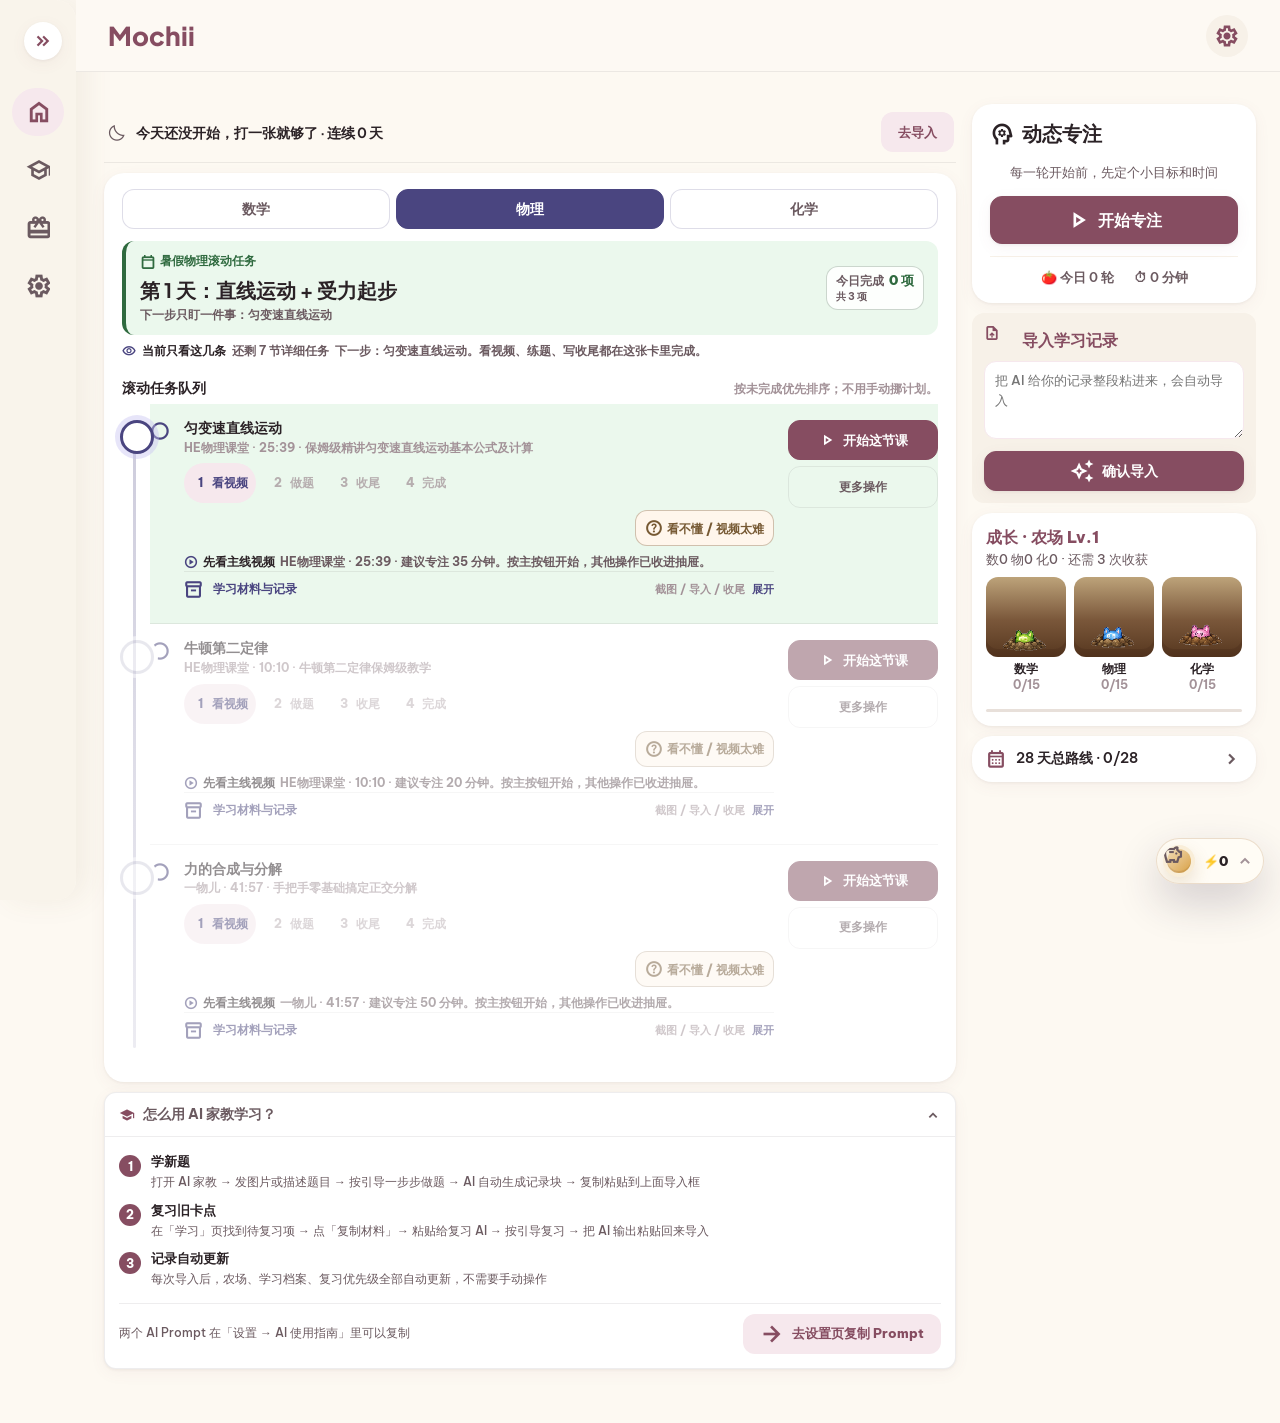
<file: index.html>
<!doctype html>
<html lang="zh-CN">
  <head>
    <meta charset="utf-8" />
    <meta name="viewport" content="width=device-width, initial-scale=1" />
    <title>Mochii</title>
    <link rel="icon" type="image/svg+xml" href="assets/favicon.svg">
    <link rel="preconnect" href="https://fonts.googleapis.com" />
    <link rel="preconnect" href="https://fonts.gstatic.com" crossorigin />
    <link href="https://fonts.googleapis.com/css2?family=Plus+Jakarta+Sans:wght@700;800&family=Be+Vietnam+Pro:wght@500;700&family=Material+Symbols+Outlined:wght,FILL@100..700,0..1&display=swap" rel="stylesheet" />
    <link rel="stylesheet" href="style.css?v=20260722a" />
  </head>
  <body>
    <div class="app-shell">
      <aside class="side-nav" aria-label="主导航">
        <button id="sidebar-toggle" class="sidebar-toggle desktop-only" data-action="toggle-sidebar" type="button" aria-label="展开侧边栏" title="展开侧边栏">
          <span class="material-symbols-outlined">keyboard_double_arrow_right</span>
        </button>
        <section class="pet-mini" id="sidebar-pet-info">
          <div>
            <h1>Mochii</h1>
            <p id="side-level">Lv.1 小菜园</p>
            <strong id="side-resources">收获0次</strong>
          </div>
        </section>
        <nav class="nav-list">
          <button class="nav-item active" data-route="home"><span class="material-symbols-outlined">home</span>首页</button>
          <button class="nav-item" data-route="learn"><span class="material-symbols-outlined">school</span>学习</button>
          <button class="nav-item" data-route="achievements"><span class="material-symbols-outlined">redeem</span>奖励</button>
          <button class="nav-item" data-route="settings"><span class="material-symbols-outlined">settings</span>设置</button>
        </nav>
      </aside>

      <header class="top-bar">
        <button class="icon-btn mobile-only" id="mobile-menu" aria-label="打开导航"><span class="material-symbols-outlined">menu</span></button>
        <strong class="brand">Mochii</strong>
        <div class="top-actions">
          <button class="icon-btn" data-route="settings" aria-label="设置"><span class="material-symbols-outlined">settings</span></button>
        </div>
      </header>

      <main id="view" class="content" aria-live="polite"></main>

      <nav class="bottom-nav" aria-label="移动端导航">
        <button class="nav-item active" data-route="home"><span class="material-symbols-outlined">home</span>首页</button>
          <button class="nav-item" data-route="learn"><span class="material-symbols-outlined">school</span>学习</button>
          <button class="nav-item" data-route="achievements"><span class="material-symbols-outlined">redeem</span>奖励</button>
          <button class="nav-item" data-route="settings"><span class="material-symbols-outlined">settings</span>设置</button>
      </nav>
    </div>

    <div id="modal-root" class="modal-root" hidden></div>
    <div id="toast-root" class="toast-root" aria-live="assertive"></div>
    <div id="focus-overlay" class="focus-overlay" hidden></div>
    <div id="rest-reminder-overlay" class="rest-reminder-overlay" hidden></div>
    <div id="lottery-overlay" class="lottery-overlay" hidden></div>
    <div class="u-hidden" id="debug-panel">
      <div id="debug-panel-inner"></div>
    </div>

    <script defer src="modules/ai.js?v=20260722a"></script>
    <script defer src="modules/timer.js?v=20260722a"></script>
    <script defer src="modules/summerTasks.js?v=20260722a"></script>
    <script defer src="modules/farm.js?v=20260722a"></script>
    <script defer src="modules/pet.js?v=20260722a"></script>
    <script defer src="modules/knowledgeMap.js?v=20260722a"></script>
    <script defer src="modules/reviewEngine.js?v=20260722a"></script>
    <script defer src="modules/reviewPage.js?v=20260722a"></script>
    <script defer src="modules/todayStudy.js?v=20260722a"></script>
    <script defer src="app.js?v=20260722a"></script>
  </body>
</html>
</file>
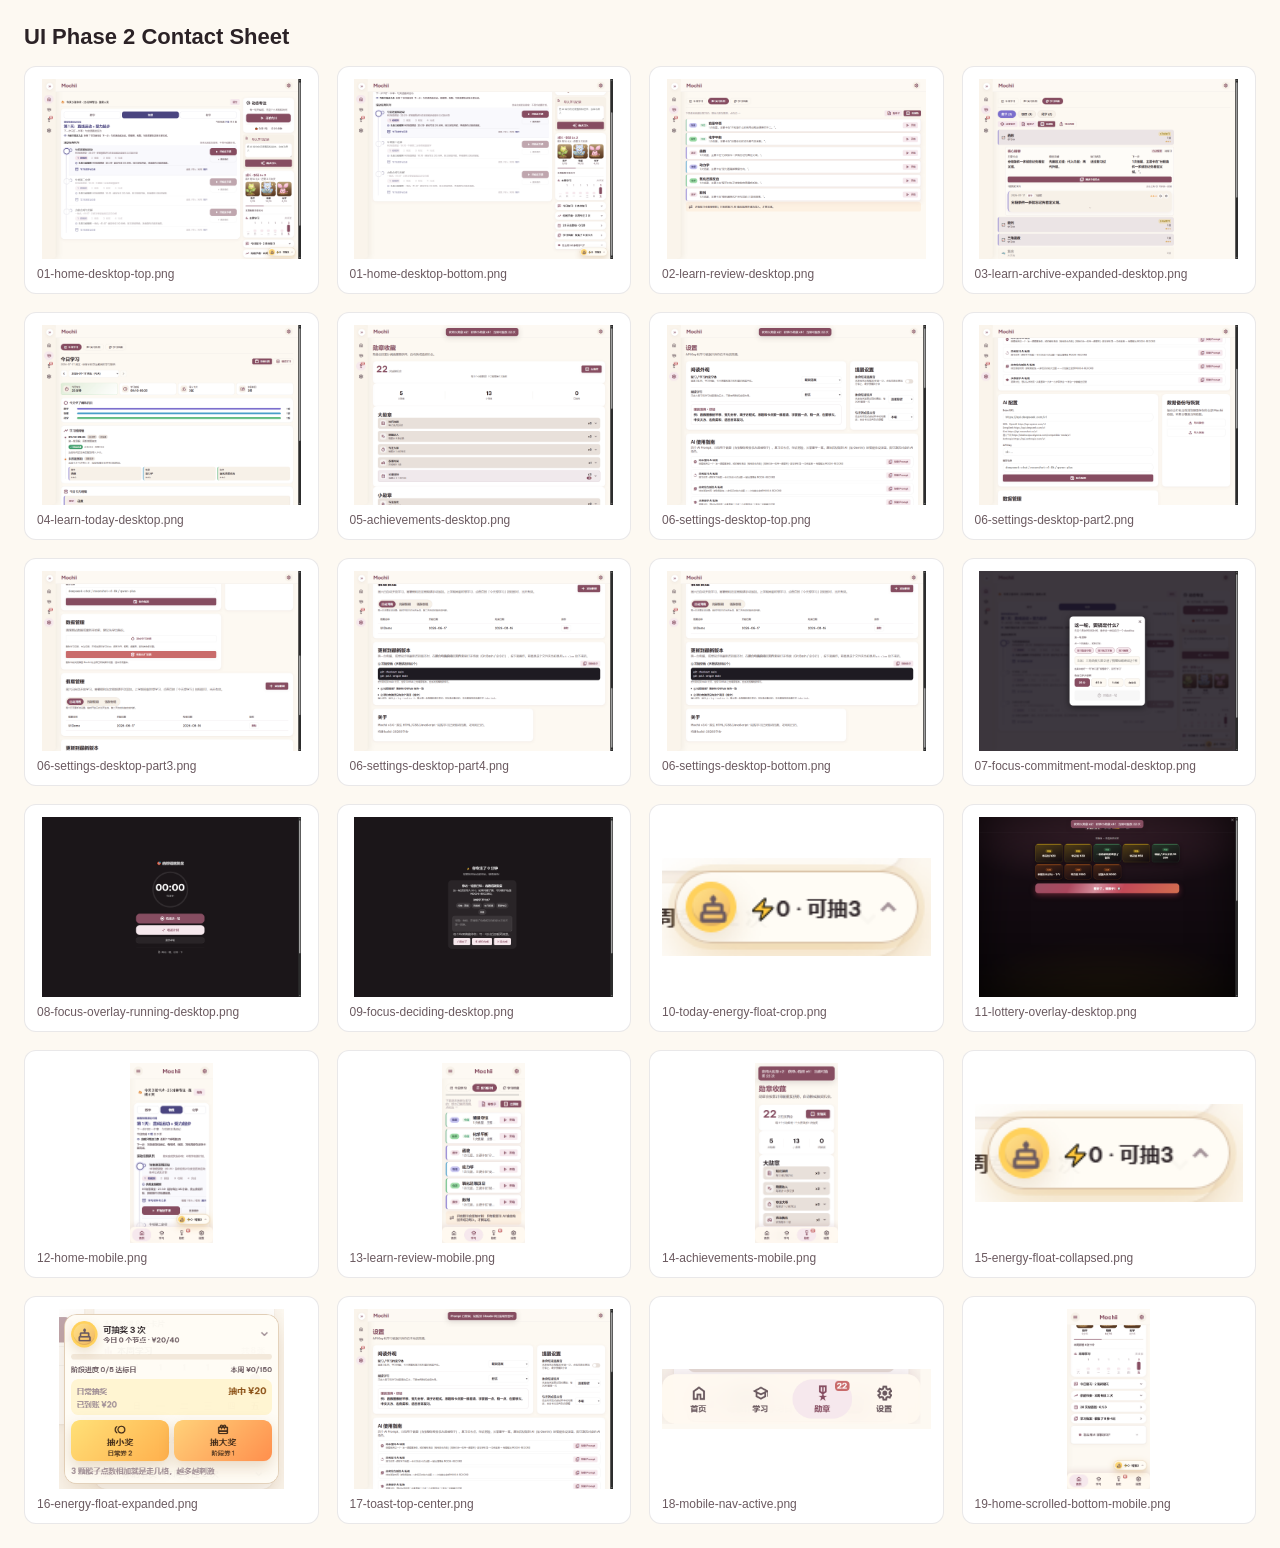
<file: docs/review-batch/screenshots/ui-phase-2/_contact-sheet.html>
<!doctype html>
<html lang="zh-CN">
<head>
  <meta charset="utf-8">
  <title>UI Phase 2 Contact Sheet</title>
  <style>
    :root {
      color-scheme: light;
      --bg: #fdf9f2;
      --surface: #fff;
      --ink: #2b2226;
      --muted: #6b5a60;
      --line: rgba(43, 34, 38, .1);
    }
    body {
      margin: 0;
      padding: 24px;
      background: var(--bg);
      color: var(--ink);
      font-family: "Microsoft YaHei UI", "Microsoft YaHei", sans-serif;
    }
    h1 {
      margin: 0 0 16px;
      font-size: 22px;
    }
    .grid {
      display: grid;
      grid-template-columns: repeat(auto-fill, minmax(280px, 1fr));
      gap: 18px;
    }
    figure {
      margin: 0;
      padding: 12px;
      border: 1px solid var(--line);
      border-radius: 12px;
      background: var(--surface);
    }
    img {
      display: block;
      width: 100%;
      height: 180px;
      object-fit: contain;
      background: #fff;
    }
    figcaption {
      margin-top: 8px;
      color: var(--muted);
      font-size: 12px;
      word-break: break-all;
    }
  </style>
</head>
<body>
  <h1>UI Phase 2 Contact Sheet</h1>
  <div class="grid">
    <figure><img src="01-home-desktop-top.png" alt=""><figcaption>01-home-desktop-top.png</figcaption></figure>
    <figure><img src="01-home-desktop-bottom.png" alt=""><figcaption>01-home-desktop-bottom.png</figcaption></figure>
    <figure><img src="02-learn-review-desktop.png" alt=""><figcaption>02-learn-review-desktop.png</figcaption></figure>
    <figure><img src="03-learn-archive-expanded-desktop.png" alt=""><figcaption>03-learn-archive-expanded-desktop.png</figcaption></figure>
    <figure><img src="04-learn-today-desktop.png" alt=""><figcaption>04-learn-today-desktop.png</figcaption></figure>
    <figure><img src="05-achievements-desktop.png" alt=""><figcaption>05-achievements-desktop.png</figcaption></figure>
    <figure><img src="06-settings-desktop-top.png" alt=""><figcaption>06-settings-desktop-top.png</figcaption></figure>
    <figure><img src="06-settings-desktop-part2.png" alt=""><figcaption>06-settings-desktop-part2.png</figcaption></figure>
    <figure><img src="06-settings-desktop-part3.png" alt=""><figcaption>06-settings-desktop-part3.png</figcaption></figure>
    <figure><img src="06-settings-desktop-part4.png" alt=""><figcaption>06-settings-desktop-part4.png</figcaption></figure>
    <figure><img src="06-settings-desktop-bottom.png" alt=""><figcaption>06-settings-desktop-bottom.png</figcaption></figure>
    <figure><img src="07-focus-commitment-modal-desktop.png" alt=""><figcaption>07-focus-commitment-modal-desktop.png</figcaption></figure>
    <figure><img src="08-focus-overlay-running-desktop.png" alt=""><figcaption>08-focus-overlay-running-desktop.png</figcaption></figure>
    <figure><img src="09-focus-deciding-desktop.png" alt=""><figcaption>09-focus-deciding-desktop.png</figcaption></figure>
    <figure><img src="10-today-energy-float-crop.png" alt=""><figcaption>10-today-energy-float-crop.png</figcaption></figure>
    <figure><img src="11-lottery-overlay-desktop.png" alt=""><figcaption>11-lottery-overlay-desktop.png</figcaption></figure>
    <figure><img src="12-home-mobile.png" alt=""><figcaption>12-home-mobile.png</figcaption></figure>
    <figure><img src="13-learn-review-mobile.png" alt=""><figcaption>13-learn-review-mobile.png</figcaption></figure>
    <figure><img src="14-achievements-mobile.png" alt=""><figcaption>14-achievements-mobile.png</figcaption></figure>
    <figure><img src="15-energy-float-collapsed.png" alt=""><figcaption>15-energy-float-collapsed.png</figcaption></figure>
    <figure><img src="16-energy-float-expanded.png" alt=""><figcaption>16-energy-float-expanded.png</figcaption></figure>
    <figure><img src="17-toast-top-center.png" alt=""><figcaption>17-toast-top-center.png</figcaption></figure>
    <figure><img src="18-mobile-nav-active.png" alt=""><figcaption>18-mobile-nav-active.png</figcaption></figure>
    <figure><img src="19-home-scrolled-bottom-mobile.png" alt=""><figcaption>19-home-scrolled-bottom-mobile.png</figcaption></figure>
  </div>
</body>
</html>
</file>
<file: style.css>
﻿:root {
  /* 色彩角色 */
  --bg: #fdf9f2;
  --surface: #ffffff;
  --surface-dim: #f7f1e8;
  --ink: #2b2226;
  --ink-2: #6b5a60;
  --ink-3: #a39298;
  --line: rgba(43, 34, 38, 0.08);
  --primary: #864d61;
  --primary-ink: #fff;
  --primary-tint: #f6e8ed;
  --gold: #d9a13f;
  --gold-rgb: 217, 161, 63;
  --good: #3f9d6b;
  --warn: #e0a93a;
  --bad: #c96b6b;
  --math: #c2703f;
  --physics: #4a4580;
  --chem: #2f6a3f;

  /* 圆角 */
  --r-xs: 6px;
  --r-md: 12px;
  --r-lg: 20px;
  --r-full: 999px;

  /* 阴影 */
  --shadow-1: 0 1px 3px rgba(43, 34, 38, 0.06), 0 4px 16px rgba(134, 77, 97, 0.06);
  --shadow-2: 0 8px 32px rgba(43, 34, 38, 0.16);

  /* 间距 */
  --sp-1: 4px;
  --sp-2: 8px;
  --sp-3: 12px;
  --sp-4: 16px;
  --sp-5: 24px;
  --sp-6: 32px;

  /* 字阶 */
  --fs-xs: 12px;
  --fs-sm: 13px;
  --fs-base: 14px;
  --fs-md: 16px;
  --fs-lg: 20px;
  --fs-xl: 26px;
  --fs-num: 32px;

  /* 旧 token 别名：保留未迁移处兼容 */
  --surface-low: var(--surface-dim);
  --surface-mid: var(--surface-dim);
  --surface-high: color-mix(in srgb, var(--surface-dim) 82%, var(--ink-3));
  --primary-dark: color-mix(in srgb, var(--primary) 82%, #000);
  --primary-container: var(--primary-tint);
  --primary-soft: var(--primary-tint);
  --secondary: #765933;
  --secondary-container: #fdd6a7;
  --tertiary: var(--chem);
  --tertiary-container: #9bdaa5;
  --physics-container: #c5c2f0;
  --text: var(--ink);
  --on-surface: var(--text);
  --text-primary: var(--text);
  --muted: var(--ink-2);
  --on-surface-muted: var(--muted);
  --text-secondary: var(--muted);
  --text-tertiary: var(--ink-3);
  --outline: var(--line);
  --border: var(--line);
  --surface-variant: var(--surface-low);
  --card-bg: var(--surface);
  --text-muted: var(--ink-2);
  --success: var(--good);
  --danger: var(--bad);
  --shadow: var(--shadow-1);
  --soft-shadow: var(--shadow-1);
  --radius-card: var(--r-lg);
  --radius-small: var(--r-md);
  --nav-collapsed-width: 76px;
  --nav-expanded-width: 240px;
  --nav-width: var(--nav-collapsed-width);
  --study-reading-font: "Microsoft YaHei UI", "Microsoft YaHei", "PingFang SC", "Hiragino Sans GB", "Noto Sans SC", sans-serif;
  --study-reading-scale: 1;
  --study-reading-13: 13px;
  --study-reading-16: 16px;
  --study-reading-17: 17px;
  --study-reading-18: 18px;
  --study-reading-math: 1.08em;
}

/* z-index registry
   20  app chrome: side-nav / top-bar
   30  mobile bottom-nav
   120 local floating controls: energy float / pending import / focus mini / quiz select bar
   500 focus overlay
   600 rest-reminder overlay
   700 lottery overlay
   710 lottery-only celebrations
   760 route overview overlay
   800 modal-root / archive export / summer reflection dialog
   900 admin panel
   920 admin auth
   950 commitment gate
   990 sparkle effects
   1000 toast-root
   9999 debug panel
*/

* {
  box-sizing: border-box;
}

html {
  scroll-padding-top: 112px;
}

[hidden] {
  display: none !important;
}

body {
  margin: 0;
  min-height: 100vh;
  background: var(--bg);
  color: var(--text);
  font-family: "Be Vietnam Pro", "PingFang SC", "Hiragino Sans GB", "Microsoft YaHei", sans-serif;
  font-weight: 500;
}

button,
input,
textarea,
select {
  font: inherit;
}

button {
  cursor: pointer;
}

[data-route="achievements"] {
  position: relative;
}

.nav-lottery-badge {
  position: absolute;
  top: 2px;
  right: 4px;
  background: var(--bad);
  color: var(--surface);
  font-size: var(--fs-xs);
  font-weight: 700;
  min-width: 16px;
  height: 16px;
  padding: 0 3px;
  border-radius: var(--r-xs);
  text-align: center;
  line-height: 16px;
  pointer-events: none;
  z-index: 1;
}

.learn-tab-bar {
  display: inline-flex;
  width: min(100%, 640px);
  margin: 0 0 var(--sp-5);
}

.learn-tab-btn {
  flex: 1 1 0;
  justify-content: center;
}

.learn-tab-btn .material-symbols-outlined {
  font-size: var(--fs-md);
}

.today-study-view {
  display: grid;
  gap: var(--sp-5);
}

.today-title-row {
  display: flex;
  align-items: center;
  justify-content: space-between;
  gap: 12px;
}

.today-title-row h2 {
  margin: 0;
  font-size: var(--fs-xl);
  line-height: 1.2;
}

.today-title-row p {
  margin: 4px 0 0;
  color: var(--muted);
  font-size: var(--fs-base);
  line-height: 1.5;
}

.today-title-actions {
  display: flex;
  align-items: center;
  gap: 8px;
  flex-wrap: wrap;
  justify-content: flex-end;
}

/* 日期切换（家长翻阅历史） */
.today-date-switcher {
  display: flex;
  align-items: center;
  gap: 8px;
  margin: 0;
  flex-wrap: wrap;
}

.today-date-nav {
  width: 36px;
  min-width: 36px;
  padding: 0;
}

.today-date-nav:disabled { opacity: .35; cursor: not-allowed; }

.today-date-field {
  flex: 1 1 180px;
  max-width: 300px;
  gap: 0;
}

.today-date-select {
  min-height: 36px;
  font-size: var(--fs-base);
  font-weight: 600;
  cursor: pointer;
}

.today-date-field .today-date-select {
  border-radius: var(--r-md);
  padding: 8px 12px;
}

/* 专注轮里的"说到做到"完成标记 */
.today-session-goal { margin: 4px 0 0; font-size: var(--fs-base); color: var(--text); }
.today-session-goal b { color: var(--muted); font-weight: 600; }
.today-session-nogoal { margin: 4px 0 0; font-size: var(--fs-sm); color: var(--muted); font-style: italic; }

.today-commit-row {
  display: flex;
  align-items: center;
  gap: 8px;
  flex-wrap: wrap;
  margin-top: 6px;
}

.today-commit-badge {
  font-size: var(--fs-xs);
  font-weight: 700;
  padding: 3px 10px;
  border-radius: var(--r-full);
  color: var(--surface);
}

.today-commit-badge.kept { background: var(--good); }
.today-commit-badge.partial { background: var(--warn); }
.today-commit-badge.missed { background: var(--bad); }

.today-commit-plan { font-size: var(--fs-xs); color: var(--muted); }

/* 学生自己写的这一轮反思 */
.today-commit-note {
  margin: 6px 0 0;
  padding: 8px 12px;
  background: var(--bg);
  border-left: 3px solid var(--primary);
  border-radius: 0 var(--r-md) var(--r-md) 0;
  font-size: var(--fs-base);
  line-height: 1.6;
  color: var(--text);
}

.today-title-actions .btn.loading {
  opacity: 0.72;
  cursor: wait;
}

.today-hero {
  display: grid;
  grid-template-columns: repeat(4, minmax(0, 1fr));
  gap: var(--sp-2);
}

.today-stat {
  display: grid;
  grid-template-columns: 30px minmax(0, 1fr);
  align-items: center;
  gap: var(--sp-2);
  padding: var(--sp-3);
  border: 1px solid var(--outline);
  border-radius: var(--r-md);
  background: var(--surface);
  min-width: 0;
}

.today-stat.primary {
  background: linear-gradient(135deg, rgba(76, 175, 80, 0.16), rgba(255, 255, 255, 0.94));
  border-color: rgba(76, 175, 80, 0.28);
}

.today-stat .material-symbols-outlined {
  display: grid;
  place-items: center;
  width: 30px;
  height: 30px;
  border-radius: var(--r-md);
  background: var(--surface-mid);
  color: var(--primary);
  font-size: var(--fs-md);
}

.today-stat small {
  display: block;
  color: var(--muted);
  font-size: var(--fs-xs);
  font-weight: 800;
}

.today-stat strong {
  display: block;
  margin-top: 2px;
  color: var(--text);
  line-height: 1.25;
  overflow-wrap: anywhere;
}

.today-stat-num {
  font-family: "Plus Jakarta Sans", "PingFang SC", "Microsoft YaHei", sans-serif;
  font-size: var(--fs-num);
  line-height: 1;
}

.today-stat-text {
  font-size: var(--fs-md);
}

.today-panel {
  display: grid;
  gap: 12px;
  padding: var(--sp-4);
  border: 1px solid var(--outline);
  border-radius: var(--radius-card);
  background: var(--surface);
}

.today-section-head {
  display: flex;
  align-items: center;
  gap: 8px;
  color: var(--text);
}

.today-section-head h3 {
  margin: 0;
  font-size: var(--fs-md);
}

.today-section-head .material-symbols-outlined {
  color: var(--primary);
}

.today-subject-bars {
  display: grid;
  gap: 10px;
}

.today-subject-row {
  display: grid;
  grid-template-columns: 64px minmax(0, 1fr) 42px;
  align-items: center;
  gap: 10px;
  font-size: var(--fs-sm);
  font-weight: 800;
}

.today-subject-row div {
  height: 10px;
  overflow: hidden;
  border-radius: var(--r-full);
  background: var(--surface-high);
}

.today-subject-row i {
  display: block;
  width: var(--value);
  height: 100%;
  border-radius: inherit;
  background: var(--subject-color);
}

.today-subject-row strong {
  text-align: right;
}

.today-timeline {
  position: relative;
  display: grid;
  gap: 14px;
}

.today-timeline::before {
  content: "";
  position: absolute;
  left: 8px;
  top: 8px;
  bottom: 8px;
  width: 2px;
  background: var(--outline);
}

.today-session {
  position: relative;
  display: grid;
  gap: 10px;
  padding-left: 26px;
}

.today-session-line {
  display: grid;
  grid-template-columns: 1fr;
}

.today-session-dot {
  position: absolute;
  left: 2px;
  top: 7px;
  width: 14px;
  height: 14px;
  border: 3px solid var(--surface);
  border-radius: var(--r-full);
  background: var(--primary);
  box-shadow: 0 0 0 1px var(--outline);
  z-index: 1;
}

.today-session.active .today-session-dot {
  background: var(--good);
}

.today-session.unfinished .today-session-dot,
.today-session.unmatched .today-session-dot {
  background: #e07020;
}

.today-session-main {
  display: grid;
  gap: 4px;
}

.today-session-title {
  display: flex;
  align-items: center;
  flex-wrap: wrap;
  gap: 8px;
}

.today-session-title strong {
  font-size: var(--fs-md);
}

.today-session-title span,
.today-session-title em {
  border-radius: var(--r-full);
  padding: 3px 8px;
  background: var(--surface-high);
  color: var(--muted);
  font-size: var(--fs-xs);
  font-style: normal;
  font-weight: 800;
}

.today-session-main p,
.today-session-empty {
  margin: 0;
  color: var(--muted);
  font-size: var(--fs-sm);
  line-height: 1.5;
}

.today-session-cards {
  display: grid;
  grid-template-columns: repeat(auto-fit, minmax(170px, 1fr));
  gap: 8px;
}

.today-mini-card {
  display: grid;
  gap: 4px;
  padding: 10px;
  border-left: 4px solid var(--subject-color);
  border-radius: var(--r-md);
  background: var(--surface-mid);
  min-width: 0;
}

.today-mini-card span,
.today-mini-card small {
  color: var(--muted);
  font-size: var(--fs-xs);
  font-weight: 800;
}

.today-mini-card strong {
  overflow-wrap: anywhere;
  font-size: var(--fs-base);
}

.today-card-list {
  display: grid;
  gap: 10px;
}

.today-card-detail {
  display: grid;
  gap: 8px;
  padding: 13px;
  border: 1px solid var(--outline);
  border-left: 5px solid var(--subject-color);
  border-radius: var(--r-md);
  background: var(--surface-mid);
}

.today-card-detail header {
  display: grid;
  grid-template-columns: auto minmax(0, 1fr);
  align-items: center;
  gap: 8px;
}

.today-card-detail header strong {
  overflow-wrap: anywhere;
}

.today-card-detail header small {
  grid-column: 1 / -1;
  color: var(--muted);
  font-size: var(--fs-xs);
  font-weight: 800;
}

.today-card-meta {
  display: flex;
  flex-wrap: wrap;
  gap: 6px;
}

.today-card-meta span {
  border-radius: var(--r-full);
  padding: 3px 8px;
  background: var(--surface);
  color: var(--text);
  font-size: var(--fs-xs);
  font-weight: 800;
}

.today-card-detail p {
  margin: 0;
  color: var(--text);
  font-size: var(--fs-sm);
  line-height: 1.55;
}

.today-card-detail p b {
  margin-right: 8px;
  color: var(--primary);
}

.today-empty {
  justify-items: center;
  text-align: center;
  padding: var(--sp-5);
  color: var(--text);
}

.today-empty > .material-symbols-outlined {
  font-size: var(--fs-num);
  color: #e07020;
}

.today-empty h3,
.today-empty p {
  margin: 0;
}

@media (max-width: 900px) {
  .today-hero {
    grid-template-columns: repeat(4, minmax(0, 1fr));
  }
}

@media (max-width: 640px) {
  .today-title-row {
    align-items: stretch;
    flex-direction: column;
  }

  .today-title-actions {
    display: grid;
    grid-template-columns: 1fr;
    justify-content: stretch;
  }

  .today-title-row .btn {
    width: 100%;
  }

  .today-hero {
    grid-template-columns: repeat(4, minmax(0, 1fr));
    gap: var(--sp-1);
  }

  .today-session-cards {
    grid-template-columns: 1fr;
  }

  .today-stat {
    grid-template-columns: minmax(0, 1fr);
    justify-items: center;
    padding: var(--sp-2) var(--sp-1);
    text-align: center;
  }

  .today-stat .material-symbols-outlined {
    display: none;
  }

  .today-stat-text {
    font-size: var(--fs-sm);
  }

  .today-subject-row {
    grid-template-columns: 52px minmax(0, 1fr) 38px;
  }

  .learn-tab-bar {
    width: 100%;
    overflow-x: visible;
  }

  .learn-tab-btn {
    flex: 1 1 0;
    padding-inline: var(--sp-2);
    font-size: var(--fs-xs);
  }
}

#learn-content-pane .page-head {
  display: none;
}

#learn-content-pane,
.review-table,
.review-help,
.archive-list,
.study-card,
.archive-node-digest {
  font-family: var(--study-reading-font);
}

.material-symbols-outlined {
  font-family: "Material Symbols Outlined";
  font-weight: normal;
  font-style: normal;
  line-height: 1;
  letter-spacing: 0;
  text-transform: none;
  display: inline-block;
  white-space: nowrap;
  direction: ltr;
  -webkit-font-feature-settings: "liga";
  -webkit-font-smoothing: antialiased;
  font-variation-settings: "FILL" 0, "wght" 600, "GRAD" 0, "opsz" 24;
}

.app-shell {
  min-height: 100vh;
}

.side-nav {
  position: fixed;
  inset: 0 auto 0 0;
  width: var(--nav-width);
  padding: 88px 12px 28px;
  display: flex;
  flex-direction: column;
  gap: 18px;
  background: rgba(249, 243, 234, 0.9);
  box-shadow: 10px 0 30px rgba(118, 89, 51, 0.08);
  border-radius: 0 var(--r-lg) var(--r-lg) 0;
  z-index: 20;
  transition: width 0.22s ease, padding 0.22s ease, transform 0.2s ease;
}

body.sidebar-expanded {
  --nav-width: var(--nav-expanded-width);
}

body.sidebar-expanded .side-nav {
  padding-inline: 20px;
}

.desktop-only {
  display: initial;
}

.sidebar-toggle {
  position: absolute;
  top: 22px;
  right: 14px;
  display: grid;
  place-items: center;
  width: 38px;
  height: 38px;
  border: 0;
  border-radius: var(--r-full);
  color: var(--primary);
  background: var(--surface);
  box-shadow: var(--soft-shadow);
}

.sidebar-toggle .material-symbols-outlined {
  font-size: var(--fs-lg);
}

.pet-mini {
  display: none;
  grid-template-columns: 1fr;
  align-items: center;
  justify-items: center;
  gap: 8px;
  min-height: 58px;
  text-align: center;
}

body.sidebar-expanded .pet-mini {
  display: grid;
  grid-template-columns: 54px 1fr;
  justify-items: stretch;
  gap: 14px;
  text-align: left;
}

.pet-mini h1 {
  margin: 0 0 2px;
  color: var(--secondary);
  font-family: "Plus Jakarta Sans", sans-serif;
  font-size: var(--fs-xl);
  line-height: 1.1;
}

.pet-mini p,
.pet-mini strong {
  display: none;
  margin: 0;
  color: var(--muted);
  font-size: var(--fs-sm);
}

body.sidebar-expanded .pet-mini p,
body.sidebar-expanded .pet-mini strong {
  display: block;
}

.pet-mini strong {
  margin-top: 4px;
  color: var(--primary);
}

.pet-avatar,
.top-avatar {
  width: 54px;
  height: 54px;
  border-radius: var(--r-full);
  background: var(--surface);
  border: 3px solid var(--primary-container);
  box-shadow: var(--soft-shadow);
  object-fit: contain;
}

.nav-list {
  display: flex;
  flex: 1;
  flex-direction: column;
  gap: 10px;
}

.nav-item {
  border: 0;
  border-radius: var(--r-full);
  min-height: 48px;
  padding: 0;
  display: flex;
  align-items: center;
  justify-content: center;
  gap: 0;
  color: var(--muted);
  background: transparent;
  font-weight: 700;
  text-align: left;
  transition: transform 0.18s ease, background 0.18s ease, color 0.18s ease;
}

body.sidebar-expanded .side-nav .nav-item {
  justify-content: flex-start;
  gap: 12px;
  padding: 0 14px;
}

.nav-item .material-symbols-outlined {
  flex: 0 0 auto;
  width: 24px;
  overflow: hidden;
  font-size: var(--fs-xl);
  text-align: center;
}

.side-nav .nav-item {
  font-size: 0;
}

body.sidebar-expanded .side-nav .nav-item {
  font-size: var(--fs-md);
}

.nav-item:hover {
  background: var(--surface-dim);
}

body.sidebar-expanded .side-nav .nav-item:hover {
  transform: none;
}

.nav-item.active {
  color: var(--primary);
  background: var(--primary-tint);
  box-shadow: none;
}

.nav-item.active .material-symbols-outlined {
  color: var(--primary);
}

.top-bar {
  position: fixed;
  inset: 0 0 auto var(--nav-width);
  height: 72px;
  padding: 0 32px;
  display: flex;
  align-items: center;
  justify-content: space-between;
  gap: 18px;
  background: color-mix(in srgb, var(--bg) 94%, var(--surface));
  border-bottom: 1px solid var(--line);
  border-radius: 0;
  box-shadow: none;
  z-index: 20;
}

.brand {
  color: var(--primary);
  font-family: "Plus Jakarta Sans", sans-serif;
  font-size: var(--fs-xl);
  font-weight: 800;
}


.top-actions {
  display: flex;
  align-items: center;
  gap: 12px;
}

.top-avatar {
  width: 42px;
  height: 42px;
}

.content {
  margin-left: var(--nav-width);
  padding: 104px 28px 54px;
  max-width: none;
  transition: margin-left 0.22s ease;
}

.page-head {
  display: flex;
  justify-content: space-between;
  gap: 20px;
  align-items: end;
  margin-bottom: 28px;
  scroll-margin-top: 112px;
}

.page-head h2,
.card h2,
.card h3,
.panel-title {
  font-family: "Plus Jakarta Sans", "PingFang SC", "Microsoft YaHei", sans-serif;
  letter-spacing: 0;
}

.page-head h2 {
  margin: 0 0 6px;
  font-size: var(--fs-num);
  color: var(--primary);
}

.page-head p {
  margin: 0;
  color: var(--muted);
}

.archive-head-actions {
  display: flex;
  align-items: center;
  justify-content: flex-end;
  flex-wrap: wrap;
  gap: 8px;
}

.archive-quiz-node-btn {
  width: auto;
}

.archive-actions-row {
  display: flex;
  align-items: center;
  gap: 8px;
  flex-wrap: nowrap;
  overflow-x: auto;
  margin: 0 0 16px;
  padding-bottom: 2px;
}

.review-actions-row {
  display: flex;
  align-items: center;
  justify-content: space-between;
  gap: 12px;
  flex-wrap: wrap;
  margin: 0 0 16px;
}

.review-actions-hint {
  margin: 0;
  flex: 1;
  min-width: 0;
  font-size: var(--fs-sm);
  color: var(--text-tertiary);
}

.review-actions-row .btn {
  flex-shrink: 0;
}

.archive-actions-row .btn,
.u-review-actions-inline .btn {
  flex: 0 0 auto;
}

.u-review-actions-inline {
  display: flex;
  align-items: center;
  gap: 8px;
  flex-wrap: nowrap;
  overflow-x: auto;
}

/* 卡片多选测验 */
.study-card-list-hint {
  margin: 0;
  font-size: var(--fs-xs);
  font-weight: 600;
  color: var(--text-tertiary);
}

.card-action-btn.active {
  color: var(--tertiary, var(--chem));
}

.study-card.card-quiz-selected {
  outline: 2px solid var(--tertiary, var(--chem));
  outline-offset: 1px;
  box-shadow: 0 0 0 4px color-mix(in srgb, var(--tertiary, var(--chem)) 14%, transparent);
}

.quiz-select-bar {
  display: flex;
  align-items: center;
  justify-content: space-between;
  gap: 10px;
  margin-top: 12px;
  padding: 10px 12px;
  border-radius: var(--r-md);
  background: var(--tertiary, var(--chem));
  color: var(--surface);
  box-shadow: 0 8px 22px rgba(0, 0, 0, 0.18);
}

.quiz-select-bar-global {
  position: fixed;
  left: 50%;
  bottom: 20px;
  transform: translateX(-50%);
  z-index: 120;
  width: min(560px, calc(100% - 32px));
  margin-top: 0;
  box-shadow: 0 12px 30px rgba(0, 0, 0, 0.28);
}

@media (max-width: 980px) {
  .quiz-select-bar-global {
    bottom: 88px;
  }
}

.quiz-select-count {
  font-weight: 800;
  font-size: var(--fs-base);
}

.quiz-select-bar-actions {
  display: flex;
  gap: 8px;
}

/* 随机周测弹窗的选项 */
.quiz-sheet-field {
  margin: 14px 0 0;
}

.quiz-sheet-field small {
  display: block;
  margin-bottom: 8px;
  font-size: var(--fs-xs);
  font-weight: 700;
  color: var(--muted);
}

.quiz-sheet-options {
  display: flex;
  flex-wrap: wrap;
  gap: 8px;
}

.quiz-sheet-options button {
  padding: 8px 16px;
  border: 1px solid var(--outline);
  border-radius: var(--r-full);
  background: var(--surface);
  color: var(--text);
  font-weight: 700;
  font-size: var(--fs-sm);
  cursor: pointer;
  transition: background 0.15s ease, color 0.15s ease, border-color 0.15s ease;
}

.quiz-sheet-options button.active {
  background: var(--primary);
  border-color: var(--primary);
  color: var(--surface);
}

.relearn-node-options {
  max-height: 230px;
  overflow-y: auto;
}

.grid {
  display: grid;
  gap: 20px;
}

.card {
  background: var(--surface);
  border: 0;
  border-radius: var(--radius-card);
  box-shadow: var(--shadow-1);
  padding: 28px;
}

.card-soft {
  background: linear-gradient(135deg, rgba(255, 217, 227, 0.36), rgba(253, 214, 167, 0.18)), var(--surface);
}

.card h2,
.card h3 {
  margin: 0;
  font-size: var(--fs-xl);
}

.muted {
  color: var(--muted);
}

.pill,
.chip {
  display: inline-flex;
  align-items: center;
  gap: 6px;
  min-height: 30px;
  padding: 6px 12px;
  border-radius: var(--r-full);
  background: var(--surface-dim);
  color: var(--ink-2);
  font-size: var(--fs-sm);
  font-weight: 800;
  white-space: nowrap;
}

.chip.math,
.pill.math {
  color: var(--primary);
  background: var(--primary-container);
}

.chip.physics,
.pill.physics {
  color: var(--physics);
  background: var(--physics-container);
}

.chip.chemistry,
.pill.chemistry {
  color: var(--tertiary);
  background: var(--tertiary-container);
}

.btn {
  min-height: 40px;
  padding: 0 18px;
  display: inline-flex;
  align-items: center;
  justify-content: center;
  gap: 8px;
  border: 1px solid transparent;
  border-radius: var(--r-md);
  background: transparent;
  color: var(--ink);
  font-size: var(--fs-base);
  font-weight: 800;
  line-height: 1;
  text-decoration: none;
  transition: background-color 0.16s ease-out, border-color 0.16s ease-out, box-shadow 0.16s ease-out, opacity 0.16s ease-out;
}

.btn:active {
  box-shadow: none;
}

.btn-primary {
  color: var(--primary-ink);
  background: var(--primary);
  border-color: var(--primary);
  box-shadow: var(--shadow-1);
}

.btn-secondary {
  color: var(--primary-ink);
  background: var(--secondary);
  border-color: var(--secondary);
}

.btn-soft,
.btn-tonal {
  color: var(--primary);
  background: var(--primary-tint);
  border-color: transparent;
}

.btn-ghost {
  color: var(--ink-2);
  background: transparent;
  border-color: var(--line);
  box-shadow: none;
}

.btn-outline {
  color: var(--primary);
  background: transparent;
  border-color: var(--line);
}

.btn-danger {
  color: var(--primary-ink);
  background: var(--bad);
  border-color: var(--bad);
  box-shadow: var(--shadow-1);
}

.btn-danger-ghost {
  color: var(--bad);
  background: transparent;
  border-color: color-mix(in srgb, var(--bad) 34%, transparent);
  box-shadow: none;
}

.btn-danger-ghost:hover {
  background: color-mix(in srgb, var(--bad) 10%, transparent);
}

.btn:disabled {
  cursor: not-allowed;
  opacity: 0.48;
  box-shadow: none;
}

.btn-sm {
  min-height: 32px;
  padding: 0 12px;
  font-size: var(--fs-sm);
}

.seg {
  display: inline-flex;
  align-items: center;
  gap: var(--sp-1);
  padding: var(--sp-1);
  border: 1px solid var(--line);
  border-radius: var(--r-full);
  background: var(--surface-dim);
}

.seg-item {
  display: inline-flex;
  align-items: center;
  justify-content: center;
  gap: 6px;
  min-height: 32px;
  padding: 0 var(--sp-3);
  border: 0;
  border-radius: var(--r-full);
  background: transparent;
  color: var(--ink-2);
  font-size: var(--fs-sm);
  font-weight: 800;
  white-space: nowrap;
}

.seg-item.active,
.seg-item[aria-selected="true"] {
  background: var(--surface);
  color: var(--primary);
  box-shadow: var(--shadow-1);
}

.seg-sm .seg-item {
  min-height: 28px;
  padding-inline: var(--sp-3);
  font-size: var(--fs-sm);
}

.seg-count {
  display: inline-grid;
  place-items: center;
  min-width: 20px;
  height: 20px;
  padding: 0 6px;
  border-radius: var(--r-full);
  background: color-mix(in srgb, currentColor 10%, transparent);
  font-size: var(--fs-xs);
  line-height: 1;
}

.card-sub {
  padding: var(--sp-4);
  border-radius: var(--r-md);
  background: var(--surface-dim);
  box-shadow: none;
}

.u-hidden {
  display: none;
}

.u-full-width {
  width: 100%;
}

.u-grid-span-all {
  grid-column: 1 / -1;
}

.u-mt-1 {
  margin-top: 4px;
}

.u-mt-tiny {
  margin-top: 2px;
}

.u-mt-6px {
  margin-top: 6px;
}

.u-mt-2 {
  margin-top: 8px;
}

.u-mt-3 {
  margin-top: 10px;
}

.u-mt-4 {
  margin-top: 12px;
}

.u-mt-5 {
  margin-top: 14px;
}

.u-mt-6 {
  margin-top: 16px;
}

.u-mt-7 {
  margin-top: 18px;
}

.u-mb-2 {
  margin-bottom: 6px;
}

.u-mb-4 {
  margin-bottom: 12px;
}

.u-mb-5 {
  margin-bottom: 16px;
}

.u-text-center {
  text-align: center;
}

.u-text-xs {
  font-size: var(--fs-xs);
}

.u-text-sm {
  font-size: var(--fs-sm);
}

.u-fw-600 {
  font-weight: 600;
}

.u-fw-700 {
  font-weight: 700;
}

.u-pointer {
  cursor: pointer;
}

.u-stack-3 {
  display: flex;
  flex-direction: column;
  gap: 12px;
}

.u-inline-between {
  display: flex;
  justify-content: space-between;
  gap: 12px;
  align-items: center;
  flex-wrap: wrap;
}

.u-muted-xs {
  color: var(--ink-2);
  font-size: var(--fs-xs);
}

.u-muted-sm {
  color: var(--muted);
  font-size: var(--fs-sm);
}

.u-danger-text {
  color: var(--bad);
}

.u-link-primary {
  margin-left: 4px;
  color: var(--primary);
}

.u-svg-fit {
  max-width: 100%;
  overflow: visible;
}

.u-svg-center {
  display: block;
  margin: 0 auto;
}

.u-svg-visible {
  display: block;
  overflow: visible;
}

.u-prob-cell {
  min-width: 46px;
  text-align: right;
  color: var(--muted);
  font-weight: 700;
}

.u-focus-quiet-action {
  margin-top: 4px;
  color: rgba(255, 255, 255, 0.35);
}

.u-stroke-transition {
  transition: stroke-dashoffset 1s linear;
}

.u-upload-field {
  width: 100%;
  box-sizing: border-box;
  margin-top: 8px;
}

.u-pet-start-note {
  margin: 2px 0 14px;
  text-align: center;
  font-size: var(--fs-sm);
}

.u-center-note-xs {
  margin-top: 8px;
  text-align: center;
  font-size: var(--fs-xs);
}

.u-admin-note {
  margin: 0 0 10px;
  color: var(--muted);
  font-size: var(--fs-xs);
}

.u-debug-section-label {
  margin: 12px 0 4px;
  color: var(--muted);
  font-size: var(--fs-xs);
  font-weight: 600;
}

.u-empty-note {
  text-align: center;
  padding: 14px 0;
}

.u-empty-note-loose {
  text-align: center;
  padding: 16px 0;
}

.u-achievement-note {
  margin: 0 0 14px;
}

.u-review-actions-inline {
  display: flex;
  gap: 8px;
  flex-shrink: 0;
}

.u-icon-inline {
  font-size: var(--fs-base);
  vertical-align: -2px;
}

.icon-btn {
  width: 42px;
  height: 42px;
  border: 0;
  border-radius: var(--r-full);
  display: grid;
  place-items: center;
  color: var(--primary);
  background: var(--surface-mid);
}

.room-head {
  display: flex;
  justify-content: space-between;
  gap: 20px;
  align-items: start;
  margin-bottom: 22px;
}

.mochi-room {
  min-height: 340px;
  display: grid;
  place-items: center;
  margin: 10px 0 24px;
}

.room-stage {
  width: min(420px, 100%);
  aspect-ratio: 1.12;
  border-radius: var(--r-lg);
  display: grid;
  place-items: center;
  background:
    radial-gradient(circle at 75% 25%, rgba(253, 214, 167, 0.9), transparent 28%),
    linear-gradient(145deg, #f8caa8 0%, #ffe7cc 45%, #372835 100%);
  box-shadow: inset 0 -18px 40px rgba(29, 27, 22, 0.2), var(--shadow);
  overflow: hidden;
}

.mochi-card .mochi-room {
  min-height: 160px;
  display: flex;
  justify-content: center;
  padding: 16px 0 8px;
  margin: 0;
}

.mochi-card .progress-stack {
  margin-top: 12px;
}

.mochi-actions {
  display: flex;
  align-items: center;
  gap: 12px;
  margin-top: 12px;
  flex-wrap: wrap;
}

.mochi-room-scene {
  position: relative;
  min-height: 160px;
  display: flex;
  align-items: center;
  justify-content: center;
  padding: 16px 0 8px;
  margin: 0;
}

/* Cat sprite sheets */
.mochi-sprite {
  display: block;
  image-rendering: pixelated;
  image-rendering: crisp-edges;
  mix-blend-mode: screen;
  background-repeat: no-repeat;
  background-position: 0 0;
  width: 96px;
  height: 96px;
  background-size: auto 96px;
  filter: drop-shadow(0 22px 20px rgba(72, 48, 40, 0.24));
}

.mochi-stage-0 {
  background-image: none;
  animation: sprite-box 0.6s steps(4) infinite;
}

@keyframes sprite-box {
  from { background-position: 0 0; }
  to { background-position: -384px 0; }
}

.mochi-stage-1 {
  background-image: none;
  animation: sprite-idle-slow 1.2s steps(10) infinite;
}

@keyframes sprite-idle-slow {
  from { background-position: 0 0; }
  to { background-position: -960px 0; }
}

.mochi-stage-2 {
  background-image: none;
  animation: sprite-idle-fast 0.6s steps(10) infinite;
}

@keyframes sprite-idle-fast {
  from { background-position: 0 0; }
  to { background-position: -960px 0; }
}

.mochi-stage-3 {
  background-image: none;
  animation: sprite-dracula 0.8s steps(6) infinite;
}

@keyframes sprite-dracula {
  from { background-position: 0 0; }
  to { background-position: -576px 0; }
}

.mochi-stage-4 {
  background-image: none;
  animation: sprite-dracula 0.8s steps(6) infinite;
  filter: sepia(1) saturate(4) hue-rotate(5deg) brightness(1.1) drop-shadow(0 22px 20px rgba(72, 48, 40, 0.24));
}

.mochi-sprite.hibernating {
  animation-play-state: paused;
  opacity: 0.6;
  filter: grayscale(0.5);
}

.mochi-sprite.focusing {
  filter: drop-shadow(0 0 6px rgba(255, 180, 0, 0.9)) drop-shadow(0 0 14px rgba(255, 140, 0, 0.5));
}

.mochi-floaties {
  position: absolute;
  top: 0;
  left: 50%;
  width: 120px;
  height: 80px;
  transform: translateX(-50%);
  pointer-events: none;
  z-index: 3;
}

.floatie {
  position: absolute;
  font-size: var(--fs-md);
  animation: floatie-rise 2s ease-in-out infinite;
  opacity: 0;
}

.floatie-1 {
  left: 10%;
  animation-delay: 0s;
  animation-duration: 2.2s;
}

.floatie-2 {
  left: 50%;
  animation-delay: 0.7s;
  animation-duration: 1.8s;
}

.floatie-3 {
  left: 75%;
  animation-delay: 1.3s;
  animation-duration: 2.5s;
}

@keyframes floatie-rise {
  0% { opacity: 0; transform: translateY(60px) scale(0.8); }
  20% { opacity: 1; transform: translateY(40px) scale(1); }
  80% { opacity: 0.8; transform: translateY(10px); }
  100% { opacity: 0; transform: translateY(0) scale(0.9); }
}

.mochi-focus-bubble {
  position: absolute;
  bottom: calc(100% + 4px);
  left: 50%;
  transform: translateX(-10%);
  border: 2px solid var(--primary-container);
  border-radius: var(--r-md);
  padding: 5px 10px;
  color: var(--primary);
  background: var(--surface);
  box-shadow: 0 2px 8px rgba(134, 77, 97, 0.15);
  font-size: var(--fs-xs);
  font-weight: 700;
  white-space: nowrap;
  z-index: 4;
  animation: bubble-pulse 3s ease-in-out infinite;
}

.mochi-focus-bubble::after {
  content: "";
  position: absolute;
  bottom: -8px;
  left: 12px;
  border: 6px solid transparent;
  border-top-color: var(--primary-container);
}

.mochi-focus-bubble::before {
  content: "";
  position: absolute;
  bottom: -6px;
  left: 13px;
  border: 5px solid transparent;
  border-top-color: var(--surface);
  z-index: 1;
}

@keyframes bubble-pulse {
  0%, 100% { transform: translateX(-10%) scale(1); }
  50% { transform: translateX(-10%) scale(1.04); }
}

.mochi-mini-sprite {
  background-repeat: no-repeat;
  background-position: 0 0;
  background-size: auto 48px;
  image-rendering: pixelated;
  image-rendering: crisp-edges;
  mix-blend-mode: screen;
  animation: none;
}

.stage-info {
  display: flex;
  align-items: center;
  gap: 8px;
  justify-content: center;
  margin-top: 8px;
}

.stage-badge {
  background: var(--primary-container);
  color: var(--primary);
  font-size: var(--fs-xs);
  font-weight: 700;
  padding: 3px 10px;
  border-radius: var(--r-full);
}

@keyframes float {
  0%, 100% { transform: translateY(0); }
  50% { transform: translateY(-7px); }
}

.progress-stack {
  display: grid;
  gap: 15px;
  padding: 16px;
  border-radius: var(--r-lg);
  background: rgba(255, 249, 240, 0.72);
}

.progress-row {
  display: grid;
  gap: 6px;
}

.progress-label {
  display: flex;
  justify-content: space-between;
  color: var(--muted);
  font-size: var(--fs-sm);
  font-weight: 800;
}

.progress {
  height: 14px;
  border-radius: var(--r-full);
  overflow: hidden;
  background: var(--surface-high);
  border: 1px solid rgba(213, 194, 198, 0.45);
}

.progress > span {
  display: block;
  height: 100%;
  width: var(--value);
  max-width: 100%;
  border-radius: inherit;
  transition: width 0.4s ease;
}

.bar-mood { background: var(--primary-container); }
.bar-hunger { background: var(--secondary-container); }
.bar-physics { background: var(--physics); }
.bar-primary { background: var(--primary); }
.bar-secondary { background: var(--secondary); }

.task-list,
.focus-list,
.timeline-list,
.settings-list {
  display: grid;
  gap: 14px;
}

.settings-row {
  display: flex;
  align-items: center;
  justify-content: space-between;
  gap: 14px;
  padding: 14px 0;
  border-bottom: 1px solid rgba(213, 194, 198, 0.45);
}

.settings-row:last-child {
  border-bottom: 0;
  padding-bottom: 0;
}

.settings-select {
  min-width: 140px;
  border: 1px solid var(--outline);
  border-radius: var(--r-md);
  padding: 9px 12px;
  color: var(--text);
  background: var(--surface);
  font-weight: 800;
}

.settings-anchor-row {
  display: flex;
  flex-wrap: wrap;
  gap: var(--sp-2);
  margin: -10px 0 var(--sp-5);
}

.settings-anchor-chip {
  border: 1px solid var(--line);
  background: var(--surface);
  font: inherit;
  cursor: pointer;
  transition: background-color 0.16s ease-out, border-color 0.16s ease-out, color 0.16s ease-out;
}

.settings-anchor-chip:hover,
.settings-anchor-chip:focus-visible {
  border-color: color-mix(in srgb, var(--primary) 28%, transparent);
  background: var(--primary-tint);
  color: var(--primary);
  outline: none;
}

.settings-groups {
  display: grid;
  gap: var(--sp-3);
}

.settings-group {
  overflow: hidden;
  padding: 0;
  scroll-margin-top: 112px;
}

.settings-group-summary {
  display: grid;
  grid-template-columns: 40px minmax(0, 1fr) 24px;
  align-items: center;
  gap: var(--sp-3);
  padding: var(--sp-4) 18px;
  cursor: pointer;
  list-style: none;
}

.settings-group-summary::-webkit-details-marker {
  display: none;
}

.settings-group-summary:focus-visible {
  outline: none;
  box-shadow: inset 0 0 0 3px color-mix(in srgb, var(--primary) 18%, transparent);
}

.settings-group-icon {
  display: grid;
  width: 40px;
  height: 40px;
  place-items: center;
  border-radius: var(--r-md);
  background: var(--primary-tint);
  color: var(--primary);
  font-size: 22px;
  font-variation-settings: "FILL" 0, "wght" 600, "GRAD" 0, "opsz" 24;
}

.settings-group-copy {
  display: grid;
  min-width: 0;
  gap: 2px;
}

.settings-group-copy strong {
  color: var(--ink);
  font-size: var(--fs-md);
  line-height: 1.35;
}

.settings-group-copy span {
  color: var(--ink-3);
  font-size: var(--fs-sm);
  line-height: 1.45;
}

.settings-group-chevron {
  color: var(--ink-3);
  font-size: 22px;
  transition: transform 0.16s ease-out;
}

.settings-group[open] .settings-group-chevron {
  transform: rotate(180deg);
}

.settings-group-body {
  display: grid;
  gap: var(--sp-4);
  padding: 0 18px 18px;
}

.settings-subsection {
  display: grid;
  gap: var(--sp-4);
}

.settings-subsection h3 {
  font-size: var(--fs-lg);
}

.settings-group .settings-row {
  gap: var(--sp-4);
  padding: var(--sp-3) 0;
  border-bottom-color: var(--line);
}

.settings-group .settings-row:first-child {
  padding-top: 0;
}

.settings-group .settings-row:last-child {
  padding-bottom: 0;
  border-bottom: 0;
}

.settings-control-field {
  min-width: 220px;
  max-width: 300px;
}

.settings-group .field input,
.settings-group .field textarea,
.settings-group .field select {
  border-color: var(--line);
  border-radius: var(--r-md);
  background: var(--surface);
  color: var(--ink);
}

.settings-group .settings-select {
  width: 100%;
  min-width: 0;
}

.settings-group .settings-list {
  gap: var(--sp-3);
}

.settings-group .settings-list .btn {
  justify-content: center;
}

.settings-group .u-inline-between {
  gap: var(--sp-4);
}

/* ── Home AI Guide Card ─────────────────────────────────────── */

.home-ai-guide {
  border: 1px solid var(--outline);
  border-radius: var(--r-md);
  background: var(--surface);
  padding: 0;
  overflow: hidden;
}

.home-ai-guide-summary {
  display: flex;
  align-items: center;
  gap: 8px;
  padding: 12px 14px;
  cursor: pointer;
  list-style: none;
  font-size: var(--fs-base);
  font-weight: 700;
  color: var(--text-secondary);
  user-select: none;
}

.home-ai-guide-summary::-webkit-details-marker { display: none; }

.home-ai-guide-summary .material-symbols-outlined:first-child {
  font-size: var(--fs-md);
  color: var(--primary);
  font-variation-settings: "FILL" 1;
}

.home-ai-guide-arrow {
  margin-left: auto;
  font-size: var(--fs-md);
  transition: transform 0.2s ease;
}

.home-ai-guide[open] .home-ai-guide-arrow {
  transform: rotate(180deg);
}

.home-ai-guide-body {
  padding: 4px 14px 14px;
  border-top: 1px solid var(--outline);
}

.home-ai-guide-steps {
  display: flex;
  flex-direction: column;
  gap: 10px;
  margin-top: 12px;
}

.home-ai-guide-step {
  display: flex;
  gap: 10px;
  align-items: flex-start;
}

.home-ai-guide-step .step-num {
  display: flex;
  align-items: center;
  justify-content: center;
  width: 22px;
  height: 22px;
  flex-shrink: 0;
  border-radius: var(--r-full);
  background: var(--primary);
  color: var(--surface);
  font-size: var(--fs-xs);
  font-weight: 800;
  margin-top: 2px;
}

.home-ai-guide-step strong {
  display: block;
  font-size: var(--fs-sm);
  margin-bottom: 2px;
}

.home-ai-guide-step p {
  font-size: var(--fs-xs);
  color: var(--text-secondary);
  line-height: 1.55;
  margin: 0;
}

.home-ai-guide-actions {
  display: flex;
  align-items: center;
  gap: 10px;
  flex-wrap: wrap;
  margin-top: 14px;
  padding-top: 10px;
  border-top: 1px solid var(--outline);
}

.home-ai-guide-hint {
  font-size: var(--fs-xs);
  color: var(--text-secondary);
  flex: 1;
  margin: 0;
}

/* ── Commitment Gate ─────────────────────────────────────────── */

#commitment-gate {
  position: fixed;
  inset: 0;
  z-index: 950;
  background: rgba(18, 12, 22, 0.82);
  backdrop-filter: blur(3px);
  display: flex;
  align-items: center;
  justify-content: center;
  padding: 24px;
  animation: commitment-fade .18s ease;
}

@keyframes commitment-fade {
  from { opacity: 0; }
  to { opacity: 1; }
}

.commitment-card {
  position: relative;
  background: var(--surface);
  border-radius: var(--r-lg);
  padding: 32px 28px 28px;
  width: 100%;
  max-width: 420px;
  display: flex;
  flex-direction: column;
  gap: 20px;
  box-shadow: var(--shadow-2);
  animation: commitment-pop .22s cubic-bezier(.2,.8,.3,1.1);
}

@keyframes commitment-pop {
  from { transform: translateY(12px) scale(.97); opacity: 0; }
  to { transform: translateY(0) scale(1); opacity: 1; }
}

.commitment-close {
  position: absolute;
  top: 12px;
  right: 12px;
  border: none;
  background: transparent;
  color: var(--muted);
  cursor: pointer;
  padding: 4px;
  line-height: 0;
  border-radius: var(--r-md);
}

.commitment-close:hover { background: var(--bg); color: var(--text); }

.commitment-tip {
  font-size: var(--fs-xs);
  color: var(--muted);
  margin: 6px 0 0;
}

.commitment-custom-input {
  width: 100%;
  margin-top: 8px;
  font-size: var(--fs-base);
  padding: 10px 14px;
  border: 2px solid var(--outline);
  border-radius: var(--r-md);
  background: var(--bg);
  color: var(--text);
  outline: none;
  box-sizing: border-box;
}

.commitment-custom-input:focus { border-color: var(--primary); }

.commitment-title {
  font-size: var(--fs-lg);
  font-weight: 800;
  color: var(--text);
  margin: 0;
  line-height: 1.2;
}

.commitment-subtitle {
  font-size: var(--fs-md);
  color: var(--muted);
  margin: -12px 0 0;
  line-height: 1.5;
}

.commitment-field {
  display: flex;
  flex-direction: column;
  gap: 8px;
}

.commitment-label {
  font-size: var(--fs-sm);
  font-weight: 600;
  color: var(--muted);
  text-transform: uppercase;
  letter-spacing: .04em;
}

.commitment-goal-input {
  width: 100%;
  font-size: var(--fs-md);
  padding: 12px 14px;
  border: 2px solid var(--outline);
  border-radius: var(--r-md);
  background: var(--bg);
  color: var(--text);
  outline: none;
  transition: border-color .15s;
  box-sizing: border-box;
}

.commitment-goal-input:focus {
  border-color: var(--primary);
}

.commitment-dur-row {
  display: grid;
  grid-template-columns: repeat(4, 1fr);
  gap: 8px;
}

.commitment-dur-btn {
  padding: 12px 4px;
  border: 2px solid var(--outline);
  border-radius: var(--r-md);
  background: var(--bg);
  color: var(--text);
  font-size: var(--fs-base);
  font-weight: 600;
  cursor: pointer;
  transition: border-color .15s, background .15s, color .15s;
  text-align: center;
}

.commitment-dur-btn:hover {
  border-color: var(--primary);
  color: var(--primary);
}

.commitment-dur-btn.active {
  border-color: var(--primary);
  background: var(--primary);
  color: var(--surface);
}

.commitment-start-btn {
  width: 100%;
  padding: 16px;
  font-size: var(--fs-md);
  font-weight: 700;
  border-radius: var(--r-md);
  background: var(--outline);
  color: var(--muted);
  border: none;
  cursor: not-allowed;
  transition: background .2s, color .2s, transform .1s;
  display: flex;
  align-items: center;
  justify-content: center;
  gap: 8px;
}

.commitment-start-btn.commitment-start-ready {
  background: var(--primary);
  color: var(--surface);
  cursor: pointer;
}

.commitment-start-btn.commitment-start-ready:hover {
  filter: brightness(1.08);
  transform: translateY(-1px);
}

/* deciding 阶段反馈 */
.focus-commitment-goal-label {
  font-size: var(--fs-md);
  font-weight: 700;
  color: rgba(255,255,255,0.95);
  margin: 0 0 6px;
}
.focus-commitment-goal-label b { color: var(--surface); }

.focus-reflect-label {
  display: block;
  font-size: var(--fs-base);
  font-weight: 600;
  color: rgba(255,255,255,0.92);
  margin: 14px 0 8px;
}

.focus-reflect-input {
  width: 100%;
  box-sizing: border-box;
  min-height: 84px;
  resize: vertical;
  font-size: var(--fs-md);
  line-height: 1.6;
  padding: var(--sp-3) var(--sp-4);
  border-radius: var(--r-md);
  border: 1px solid rgba(255,255,255,0.24);
  background: rgba(255,255,255,0.08);
  color: var(--surface);
  outline: none;
  font-family: inherit;
}

.focus-reflect-input::placeholder { color: rgba(255,255,255,0.4); }
.focus-reflect-input:focus { border-color: var(--primary); background: rgba(255,255,255,0.12); }

.focus-reflect-tags {
  display: flex;
  flex-wrap: wrap;
  justify-content: center;
  gap: 6px;
  margin: 0 0 8px;
}

.focus-reflect-tags button {
  min-height: 30px;
  padding: 5px 9px;
  border: 1px solid rgba(255,255,255,0.16);
  border-radius: var(--r-full);
  color: rgba(255,255,255,0.72);
  background: rgba(255,255,255,0.08);
  font: inherit;
  font-size: var(--fs-xs);
  font-weight: 800;
  cursor: pointer;
}

.focus-reflect-tags button.selected {
  color: var(--surface);
  border-color: var(--primary);
  background: rgba(255,255,255,0.18);
}

.focus-commitment-reflect {
  width: 100%;
  display: flex;
  flex-direction: column;
  align-items: center;
  gap: 10px;
  margin-top: 12px;
  justify-content: center;
}

.focus-commitment-reflect .btn {
  width: min(100%, 260px);
  min-height: 40px;
  justify-content: center;
  white-space: nowrap;
}

/* 反思必填——锁住的下一步按钮 */
.focus-commitment-reflect .btn:disabled,
.focus-overlay-actions .btn:disabled {
  opacity: 0.35;
  cursor: not-allowed;
  filter: grayscale(0.4);
}

#reflect-lock-hint { transition: color .15s; }

/* 首页"你的节奏"成长卡（成长导向，不暴露失败次数） */
.commit-recap-card { display: flex; flex-direction: column; gap: 8px; }

.commit-recap-head {
  display: flex;
  align-items: center;
  gap: 8px;
}

.commit-recap-head h3 { font-size: var(--fs-base); margin: 0; flex: 1; }
.commit-recap-head .material-symbols-outlined { font-size: var(--fs-lg); color: var(--primary); }

.commit-recap-headline {
  font-size: var(--fs-base);
  font-weight: 700;
  color: var(--text);
  margin: 0;
  line-height: 1.4;
}

.commit-recap-shrink {
  font-size: var(--fs-sm);
  color: #b5743a;
  background: rgba(224, 169, 58, 0.12);
  border-radius: var(--r-md);
  padding: 8px 12px;
  margin: 2px 0 0;
  line-height: 1.5;
}

.commit-recap-detail {
  align-self: flex-start;
  border: none;
  background: transparent;
  color: var(--primary);
  font-size: var(--fs-sm);
  font-weight: 600;
  cursor: pointer;
  padding: 2px 0;
}

.commit-recap-detail:hover { text-decoration: underline; }

/* 承诺门一键预设目标 */
.commitment-presets {
  display: flex;
  flex-wrap: wrap;
  gap: 8px;
  margin-top: 8px;
}

.commitment-preset-chip {
  border: 1px solid var(--primary);
  background: var(--primary-soft, rgba(124,111,205,0.12));
  color: var(--primary);
  border-radius: var(--r-full);
  padding: 6px 14px;
  font-size: var(--fs-sm);
  font-weight: 600;
  cursor: pointer;
  transition: background .15s, color .15s;
}

.commitment-preset-chip:hover { background: var(--primary); color: var(--surface); }

.commitment-presets-label {
  font-size: var(--fs-xs);
  color: var(--muted);
  margin: 10px 0 0;
}

/* deciding 阶段本轮导入对照 */
.focus-commitment-imported {
  font-size: var(--fs-base);
  color: rgba(255,255,255,0.85);
  margin: 0 0 4px;
}
.focus-commitment-imported b { color: var(--surface); }

/* ── Settings 更新指南 ─────────────────────────────────────── */

.update-step { margin-top: 16px; }

.update-step-head {
  display: flex;
  align-items: center;
  justify-content: space-between;
  gap: 10px;
  flex-wrap: wrap;
  margin-bottom: 8px;
}

.update-step-summary {
  cursor: pointer;
  user-select: none;
  font-size: var(--fs-base);
}

.update-cmd {
  background: #1e1b22;
  color: #e8e2ec;
  font-family: "Cascadia Code", "Consolas", "Courier New", monospace;
  font-size: var(--fs-sm);
  line-height: 1.7;
  padding: 12px 14px;
  border-radius: var(--r-md);
  overflow-x: auto;
  margin: 0;
  white-space: pre;
}

/* ── Settings AI Prompt Section ─────────────────────────────── */

.ai-prompt-entry {
  border: 1px solid var(--outline);
  border-radius: var(--r-md);
  overflow: hidden;
}

.ai-guide-prompts {
  display: grid;
  gap: var(--sp-3);
}

.ai-prompt-summary {
  display: flex;
  align-items: center;
  justify-content: space-between;
  gap: 10px;
  padding: 12px 14px;
  list-style: none;
  cursor: pointer;
  user-select: none;
}

.ai-prompt-summary::-webkit-details-marker { display: none; }

.ai-prompt-icon {
  font-size: var(--fs-lg);
  color: var(--primary);
  font-variation-settings: "FILL" 1;
  flex-shrink: 0;
}

.ai-prompt-meta {
  display: flex;
  flex-direction: column;
  gap: 2px;
  flex: 1;
  min-width: 0;
}

.ai-prompt-meta strong {
  font-size: var(--fs-base);
}

.ai-prompt-copy-btn {
  flex-shrink: 0;
  white-space: nowrap;
}

.ai-prompt-steps {
  padding: 10px 14px 14px;
  border-top: 1px solid var(--outline);
  background: var(--surface-alt, rgba(0,0,0,0.02));
}

.ai-prompt-steps p {
  font-size: var(--fs-sm);
  line-height: 1.6;
  margin: 0;
}

/* ── Settings Select Wide ─────────────────────────────────── */

.settings-select-wide {
  min-width: 220px;
}

.settings-reading-preview {
  margin-top: 14px;
  padding: 14px 16px;
  border: 1px solid rgba(213, 194, 198, 0.62);
  border-radius: var(--r-md);
  background: rgba(255, 255, 255, 0.58);
}

.settings-reading-preview strong {
  display: block;
  margin-bottom: 6px;
  color: var(--primary);
  font-weight: 900;
}

.settings-reading-preview p {
  margin: 0;
  color: var(--text);
  font-weight: 750;
  line-height: 1.65;
}

.toggle-switch {
  position: relative;
  display: inline-block;
  width: 44px;
  height: 24px;
  flex-shrink: 0;
}

.toggle-switch input {
  width: 0;
  height: 0;
  opacity: 0;
}

.toggle-slider {
  position: absolute;
  inset: 0;
  border-radius: var(--r-full);
  background: var(--surface-high);
  cursor: pointer;
  transition: background 0.2s ease;
}

.toggle-slider::before {
  content: "";
  position: absolute;
  left: 3px;
  top: 3px;
  width: 18px;
  height: 18px;
  border-radius: var(--r-full);
  background: var(--surface);
  transition: transform 0.2s ease;
}

.toggle-switch input:checked + .toggle-slider {
  background: var(--primary);
}

.toggle-switch input:checked + .toggle-slider::before {
  transform: translateX(20px);
}

.task-item,
.focus-item {
  display: grid;
  grid-template-columns: 46px 1fr auto;
  align-items: center;
  gap: 14px;
  padding: 16px;
  border-radius: var(--r-full);
  background: var(--surface-low);
  transition: transform 0.18s ease, background 0.18s ease;
}

.task-item:hover,
.focus-item:hover {
  transform: scale(0.99);
}

.task-item.done {
  background: linear-gradient(90deg, rgba(155, 218, 165, 0.36), rgba(255, 249, 240, 0.8));
}

.task-check {
  width: 46px;
  height: 46px;
  border: 0;
  border-radius: var(--r-full);
  display: grid;
  place-items: center;
  color: var(--primary);
  background: var(--primary-container);
}

.task-item.done .task-check {
  color: var(--surface);
  background: var(--primary);
}

.upload-result {
  margin-top: 16px;
  padding: 16px;
  border-radius: var(--r-lg);
  background: var(--surface-low);
  border: 1px solid rgba(213, 194, 198, 0.45);
}

.upload-note {
  margin-top: 12px;
  white-space: pre-wrap;
  background: #211923;
  color: var(--bg);
  border-radius: var(--r-lg);
  padding: 14px;
  line-height: 1.65;
  max-height: 280px;
  overflow: auto;
}

.timer-setup-card {
  padding: 20px;
}

.timer-setup-header {
  display: flex;
  align-items: center;
  gap: 8px;
  margin-bottom: 16px;
}

.timer-setup-header h3 {
  margin: 0;
}

.timer-goal-wrap {
  margin-bottom: 14px;
}

.timer-goal-wrap label {
  display: block;
  margin-bottom: 6px;
  color: var(--text-secondary);
  font-size: var(--fs-xs);
  font-weight: 700;
}

.timer-goal-wrap input {
  width: 100%;
  border: 1.5px solid var(--primary-container);
  border-radius: var(--r-md);
  outline: none;
  padding: 10px 14px;
  color: var(--text-primary);
  background: var(--surface);
  font-family: inherit;
  font-size: var(--fs-base);
  transition: border-color 0.15s ease;
}

.timer-goal-wrap input:focus {
  border-color: var(--primary);
}

.timer-setup-row {
  margin-bottom: 4px;
}

.timer-mode-switch {
  display: flex;
  gap: 8px;
  margin-bottom: 16px;
}

.timer-mode-btn {
  flex: 1;
  border: 1.5px solid var(--primary-container);
  border-radius: var(--r-md);
  padding: 8px;
  color: var(--muted);
  background: none;
  font-family: inherit;
  font-size: var(--fs-base);
  font-weight: 700;
  cursor: pointer;
}

.timer-mode-btn.active {
  border-color: var(--primary);
  color: var(--primary);
  background: var(--primary-container);
}

.timer-mode-btn:disabled {
  cursor: not-allowed;
  opacity: 0.6;
}

.timer-setup-field label {
  display: block;
  margin-bottom: 6px;
  color: var(--text-secondary);
  font-size: var(--fs-xs);
  font-weight: 700;
}

.label-hint {
  color: var(--text-tertiary);
  font-size: var(--fs-xs);
  font-weight: 400;
}

.timer-input-wrap {
  display: inline-flex;
  align-items: center;
  gap: 6px;
  padding: 8px 12px;
  border-radius: var(--r-md);
  background: var(--surface-variant);
}

.timer-input-wrap input {
  width: 52px;
  border: 0;
  outline: none;
  color: var(--primary);
  background: transparent;
  font-family: inherit;
  font-size: var(--fs-lg);
  font-weight: 800;
  text-align: center;
}

.timer-input-wrap span {
  color: var(--text-secondary);
  font-size: var(--fs-xs);
  font-weight: 600;
}

.timer-hint {
  margin-top: 8px;
  color: var(--text-tertiary);
  font-size: var(--fs-xs);
  text-align: center;
}

.timer-today-stats {
  display: flex;
  justify-content: center;
  gap: 20px;
  margin-top: 12px;
  padding-top: 12px;
  border-top: 1px solid var(--surface-variant);
  color: var(--text-secondary);
  font-size: var(--fs-sm);
  font-weight: 600;
}

.timer-focus-card {
  display: flex;
  flex-direction: column;
  align-items: center;
  gap: 10px;
  padding: 20px;
  background: var(--primary-container);
}

.timer-goal-badge {
  max-width: 100%;
  overflow: hidden;
  border-radius: var(--r-full);
  padding: 4px 12px;
  color: var(--primary);
  background: rgba(255, 255, 255, 0.7);
  font-size: var(--fs-xs);
  font-weight: 700;
  text-overflow: ellipsis;
  white-space: nowrap;
}

.timer-quote {
  margin: 0;
  color: var(--primary);
  font-size: var(--fs-xs);
  font-weight: 700;
  opacity: 0.8;
  text-align: center;
}

.timer-ring-wrap {
  position: relative;
  width: 130px;
  height: 130px;
}

.timer-ring {
  width: 130px;
  height: 130px;
}

.timer-display {
  position: absolute;
  inset: 0;
  display: flex;
  flex-direction: column;
  align-items: center;
  justify-content: center;
}

.timer-time {
  color: var(--text-primary);
  font-family: "Plus Jakarta Sans", sans-serif;
  font-size: var(--fs-xl);
  font-weight: 800;
  font-variant-numeric: tabular-nums;
  letter-spacing: 0;
}

.timer-label {
  color: var(--text-secondary);
  font-size: var(--fs-xs);
  font-weight: 600;
}

.timer-focus-btns {
  display: flex;
  gap: 8px;
}

.timer-rest-btn {
  width: 100%;
  padding: 10px;
  font-size: var(--fs-base);
}

.timer-rest-card {
  padding: 20px;
  background: #f4fff7;
}

.timer-rest-header {
  display: flex;
  align-items: center;
  justify-content: space-between;
  margin-bottom: 12px;
}

.timer-rest-badge {
  border-radius: var(--r-full);
  padding: 3px 10px;
  color: var(--tertiary);
  background: var(--tertiary-container);
  font-size: var(--fs-xs);
  font-weight: 700;
}

.timer-rest-display {
  margin-bottom: 10px;
  text-align: center;
}

.timer-rest-time {
  color: var(--tertiary) !important;
  font-size: var(--fs-num) !important;
  font-weight: 800 !important;
  font-variant-numeric: tabular-nums;
}

.timer-rest-bar {
  height: 6px;
  margin-bottom: 14px;
  overflow: hidden;
  border-radius: var(--r-xs);
  background: var(--surface-variant);
}

.timer-rest-fill {
  height: 100%;
  border-radius: var(--r-xs);
  background: var(--tertiary);
  transition: width 1s linear;
}

.timer-skip-rest-btn {
  width: 100%;
  margin: 0 0 14px;
}

.timer-rest-tips {
  display: flex;
  flex-direction: column;
  gap: 8px;
}

.rest-tip {
  display: flex;
  align-items: flex-start;
  gap: 12px;
  border-radius: var(--r-md);
  padding: 12px;
  background: var(--surface-high);
}

.rest-tip-do {
  background: rgba(47, 106, 63, 0.08);
}

.rest-tip-dont {
  background: rgba(200, 50, 50, 0.06);
}

.rest-tip-icon {
  flex-shrink: 0;
  margin-top: 1px;
  font-size: var(--fs-lg);
}

.rest-tip strong {
  display: block;
  margin-bottom: 3px;
  font-size: var(--fs-base);
}

.rest-tip p {
  margin: 0;
  color: var(--on-surface);
  font-size: var(--fs-sm);
  line-height: 1.5;
  opacity: 0.8;
}

.streak-banner {
  padding: 8px 2px 10px;
  background: transparent;
  border-bottom: 1px solid var(--line);
  border-radius: 0;
  box-shadow: none;
  display: grid;
  gap: 0;
}

.streak-banner-row {
  display: flex;
  align-items: center;
  gap: 10px;
}

.streak-fire-icon {
  font-size: var(--fs-lg);
  color: #e07a20;
  flex-shrink: 0;
  font-variation-settings: "FILL" 1, "wght" 400, "GRAD" 0, "opsz" 24;
}

.streak-banner-text {
  display: flex;
  flex-direction: column;
  gap: 0;
  flex: 1;
  min-width: 0;
}

.streak-num {
  font-family: "Plus Jakarta Sans", sans-serif;
  font-size: var(--fs-base);
  color: var(--text);
  line-height: 1.2;
}

.streak-sub {
  font-size: var(--fs-xs);
  color: var(--muted);
  font-weight: 600;
}

.streak-encourage {
  margin: 0;
  font-size: var(--fs-xs);
  color: var(--muted);
  padding-left: 38px;
}

.streak-banner-zero {
  background: transparent;
  border: 0;
  border-bottom: 1px solid var(--line);
}
.streak-banner-zero .streak-fire-icon {
  color: var(--muted);
  font-variation-settings: "FILL" 0, "wght" 300, "GRAD" 0, "opsz" 24;
}

.import-card {
  padding: 16px 18px;
  border: 1.5px solid var(--primary-soft, rgba(155, 100, 130, 0.3));
}

.home-import-card {
  padding: 14px;
  border: 0;
  background: var(--surface-dim);
}

.import-header {
  display: flex;
  align-items: center;
  gap: 8px;
  color: var(--primary);
  margin-bottom: 8px;
}

.home-import-card .import-header h3 {
  font-size: var(--fs-base);
}

.import-header h3 {
  margin: 0;
  line-height: 1.3;
  font-size: var(--fs-lg);
}

.import-header-hint {
  margin: 2px 0 0;
  font-size: var(--fs-sm);
  font-weight: 500;
  color: var(--muted);
  line-height: 1.4;
}

.import-card textarea {
  width: 100%;
  border: 1.5px solid var(--primary-container);
  border-radius: var(--r-md);
  min-height: 72px;
  padding: 10px 12px;
  color: var(--text);
  background: var(--surface);
  font-family: inherit;
  font-size: var(--fs-base);
  line-height: 1.55;
  resize: vertical;
}

.home-right-stack .import-card,
.home-right-stack .home-review-card {
  padding: 12px;
}

.home-right-stack .import-header {
  margin-bottom: 6px;
}

.home-right-stack .import-header h3,
.home-right-stack .home-review-head h3 {
  font-size: var(--fs-md);
}

.home-right-stack .import-header > .material-symbols-outlined,
.home-right-stack .home-review-head > .material-symbols-outlined {
  width: 30px;
  height: 30px;
  font-size: var(--fs-md);
}

.home-right-stack .home-review-head {
  grid-template-columns: 30px minmax(0, 1fr);
  gap: 8px;
}

.home-right-stack .home-review-head p,
.home-right-stack .home-review-pain {
  font-size: var(--fs-xs);
}

.home-right-stack .import-card textarea {
  min-height: 64px;
  padding: 8px 10px;
  font-size: var(--fs-sm);
}

.home-right-stack .home-review-actions .btn,
.home-right-stack .home-review-import .btn,
.home-right-stack .home-import-card .btn {
  width: 100%;
}

/* daily-goal-compact removed V2.0 */

/* ── 首页引导卡（新用户空状态）────────────────────────────────────── */


.home-review-card {
  display: grid;
  gap: 8px;
  padding: 14px 16px;
  border-left: 5px solid var(--subject-color, var(--primary));
}

.home-review-card.calm {
  border-left-color: rgba(134, 77, 97, 0.25);
}

.home-review-head {
  display: grid;
  grid-template-columns: 36px minmax(0, 1fr);
  gap: 10px;
  align-items: center;
}

.home-review-head > .material-symbols-outlined {
  display: grid;
  place-items: center;
  width: 36px;
  height: 36px;
  border-radius: var(--r-md);
  color: var(--subject-color, var(--primary));
  background: var(--surface-mid);
  font-size: var(--fs-lg);
}

.home-review-head h3 {
  margin: 0;
  font-size: var(--fs-lg);
}

.home-review-head p,
.home-review-reason {
  margin: 0;
  color: var(--muted);
  line-height: 1.45;
}

.home-review-head p {
  font-size: var(--fs-base);
  font-weight: 800;
}

.home-review-pain {
  margin: 0;
  font-size: var(--fs-base);
  color: var(--text);
  font-weight: 800;
  line-height: 1.45;
  display: -webkit-box;
  -webkit-line-clamp: 2;
  -webkit-box-orient: vertical;
  overflow: hidden;
}

.home-review-next-due {
  font-size: var(--fs-xs);
  color: var(--text-muted);
  margin: 4px 0 8px;
  padding: 4px 10px;
  border-left: 2px solid var(--border, var(--outline));
  line-height: 1.5;
}

.home-review-spoiler {
  margin: 4px 0 8px;
  cursor: pointer;
}
.home-review-spoiler summary {
  font-size: var(--fs-sm);
  list-style: none;
  color: var(--text-muted);
  user-select: none;
}
.home-review-spoiler summary::-webkit-details-marker {
  display: none;
}
.home-review-spoiler[open] summary {
  color: var(--text-secondary);
  margin-bottom: 4px;
}
.home-review-recall-hint {
  font-size: var(--fs-xs);
  color: var(--text-muted);
  display: block;
  margin-bottom: 2px;
}

.home-review-reason {
  margin: 0;
  font-size: var(--fs-sm);
  font-weight: 600;
  color: var(--muted);
}

.home-review-actions {
  display: flex;
  flex-wrap: wrap;
  gap: 8px;
}

.home-review-import {
  margin-top: 4px;
  display: flex;
  flex-direction: column;
  gap: 4px;
}

.review-stepper-compact {
  margin: 0 0 4px;
  padding: 8px 10px;
  gap: 6px;
}

.review-stepper-compact .review-step-num {
  width: 18px;
  height: 18px;
  font-size: var(--fs-xs);
}

.review-stepper-compact .review-step-num .material-symbols-outlined {
  font-size: var(--fs-sm);
}

.review-stepper-compact .review-step-text {
  font-size: var(--fs-xs);
  padding-top: 1px;
}

.home-review-msg {
  font-size: var(--fs-sm);
  padding: 8px 10px;
  border-radius: var(--r-md);
  margin: 0;
  line-height: 1.5;
}

.home-review-msg-error {
  color: var(--danger, var(--bad));
  background: rgba(192, 57, 43, 0.08);
}

.home-review-msg-success {
  color: var(--success, var(--good));
  background: rgba(39, 174, 96, 0.08);
}

/* daily-goal-row, goal-dot styles removed V2.0 */

.debug-card {
  padding: 16px 20px;
  border-style: dashed;
}

.debug-toggle {
  width: 100%;
  border: 0;
  padding: 0;
  display: flex;
  align-items: center;
  gap: 8px;
  color: var(--secondary);
  background: none;
  font-family: inherit;
  font-size: var(--fs-base);
  font-weight: 800;
}

.debug-toggle .toggle-arrow {
  margin-left: auto;
  transition: transform 0.2s ease;
}

.debug-toggle[aria-expanded="true"] .toggle-arrow {
  transform: rotate(180deg);
}

.debug-body {
  display: grid;
  gap: 12px;
  margin-top: 14px;
}

.debug-body p {
  margin: 0;
  font-size: var(--fs-xs);
  line-height: 1.55;
}

.debug-resource-row {
  display: grid;
  grid-template-columns: minmax(78px, 1fr) auto;
  align-items: center;
  gap: 10px;
  padding: 10px;
  border-radius: var(--r-md);
  background: var(--surface-low);
}

.debug-resource-info {
  display: grid;
  gap: 2px;
}

.debug-resource-info span {
  color: var(--muted);
  font-size: var(--fs-xs);
  font-weight: 800;
}

.debug-resource-info strong {
  color: var(--text);
  font-family: "Plus Jakarta Sans", sans-serif;
  font-size: var(--fs-lg);
}

.debug-stepper {
  display: flex;
  gap: 5px;
}

.debug-step-btn {
  min-width: 38px;
  height: 30px;
  border: 1px solid rgba(213, 194, 198, 0.7);
  border-radius: var(--r-full);
  color: var(--primary);
  background: var(--surface);
  font-size: var(--fs-xs);
  font-weight: 800;
}

#debug-panel {
  position: fixed;
  right: 16px;
  bottom: 80px;
  z-index: 9999;
  min-width: 320px;
  max-width: min(560px, calc(100vw - 32px));
  padding: 12px;
  border: 1px solid rgba(255, 255, 255, 0.15);
  border-radius: var(--r-md);
  color: var(--surface);
  background: rgba(30, 20, 10, 0.92);
  backdrop-filter: blur(8px);
  font-size: var(--fs-xs);
  box-shadow: 0 18px 48px rgba(0, 0, 0, 0.26);
}

.debug-float-head {
  display: flex;
  align-items: center;
  justify-content: space-between;
  gap: 10px;
  margin-bottom: 10px;
}

.debug-float-toggle,
.debug-float-actions button {
  min-height: 24px;
  border: 1px solid rgba(255, 255, 255, 0.22);
  border-radius: var(--r-full);
  padding: 0 8px;
  color: var(--surface);
  background: rgba(255, 255, 255, 0.1);
  font-size: var(--fs-xs);
  font-weight: 800;
}

.debug-float-body {
  display: grid;
  gap: 9px;
  max-height: min(70vh, 680px);
  overflow: auto;
  padding-right: 2px;
}

.debug-tabs {
  display: grid;
  grid-template-columns: repeat(2, minmax(0, 1fr));
  gap: 6px;
  padding: 4px;
  border-radius: var(--r-full);
  background: rgba(255, 255, 255, 0.1);
}

.debug-tabs button,
.debug-reset-config,
.debug-config-row button {
  min-height: 28px;
  border: 1px solid rgba(255, 255, 255, 0.22);
  border-radius: var(--r-full);
  padding: 0 10px;
  color: var(--surface);
  background: rgba(255, 255, 255, 0.1);
  font-size: var(--fs-xs);
  font-weight: 800;
}

.debug-tabs button.active {
  color: #3a2716;
  background: var(--gold);
  border-color: transparent;
}

.debug-float-row {
  display: grid;
  grid-template-columns: 38px 26px 1fr;
  align-items: center;
  gap: 8px;
}

.debug-float-row strong {
  color: var(--gold);
}

.debug-float-actions {
  display: flex;
  flex-wrap: wrap;
  gap: 5px;
}

.debug-float-actions input,
.debug-config-row input {
  width: 64px;
  min-height: 26px;
  border: 1px solid rgba(255, 255, 255, 0.24);
  border-radius: var(--r-md);
  padding: 3px 6px;
  color: var(--surface);
  background: rgba(255, 255, 255, 0.1);
  font-size: var(--fs-xs);
}

.debug-total-row {
  align-items: center;
}

.debug-config-section {
  display: grid;
  gap: 7px;
  padding: 10px;
  border-radius: var(--r-md);
  background: rgba(255, 255, 255, 0.08);
}

.debug-config-section h4 {
  margin: 0 0 2px;
  color: var(--gold);
  font-size: var(--fs-xs);
}

.debug-config-row {
  display: grid;
  grid-template-columns: minmax(92px, 1fr) minmax(90px, auto) auto 16px;
  align-items: center;
  gap: 7px;
}

.debug-config-inputs {
  display: flex;
  flex-wrap: wrap;
  gap: 5px;
  justify-content: flex-end;
}

.debug-config-inline {
  display: inline-flex;
  align-items: center;
  gap: 3px;
  color: rgba(255, 255, 255, 0.78);
}

.debug-config-saved {
  color: #9bdaa5;
  font-style: normal;
  font-weight: 900;
}

.debug-reset-config {
  width: 100%;
  color: var(--gold);
}

.debug-float-actions button:hover {
  background: rgba(255, 255, 255, 0.22);
}

.subject-tabs {
  display: flex;
  gap: 10px;
  margin-bottom: 24px;
  flex-wrap: wrap;
}

.subject-tab {
  border: 1px solid rgba(213, 194, 198, 0.5);
  border-radius: var(--r-full);
  padding: 10px 20px;
  background: var(--surface-mid);
  color: var(--text);
  font-weight: 800;
}

.subject-tab.active {
  color: var(--surface);
  background: var(--subject-color, var(--primary));
  border-color: transparent;
  box-shadow: var(--soft-shadow);
}

.stats-stack {
  display: grid;
  gap: 20px;
}

.achievements-grid {
  display: grid;
  grid-template-columns: repeat(auto-fill, minmax(280px, 1fr));
  gap: 20px;
}

.achievement-item {
  display: flex;
  align-items: flex-start;
  gap: 12px;
  padding: 12px 0;
  border-bottom: 1px solid rgba(213, 194, 198, 0.45);
}

.achievement-item.unlocked-glow {
  padding: 12px;
  border: 1.5px solid rgba(255, 215, 0, 0.35);
  border-radius: var(--r-md);
  background: linear-gradient(135deg, rgba(255, 215, 0, 0.06), transparent);
}

.achievement-item:last-child {
  border-bottom: none;
}

.achievement-item.unlocked-glow {
  border-bottom: 1.5px solid rgba(255, 215, 0, 0.35);
}

.achievement-icon {
  position: relative;
  width: 44px;
  height: 44px;
  border-radius: var(--r-md);
  display: flex;
  align-items: center;
  justify-content: center;
  font-size: var(--fs-lg);
  flex-shrink: 0;
}

.achievement-body {
  flex: 1;
  min-width: 0;
}

.achievement-body p {
  margin: 3px 0 0;
}

.achievement-item.locked .achievement-icon {
  opacity: 0.5;
}

.achievement-item.locked strong {
  color: var(--muted);
}

.achievement-level {
  position: absolute;
  right: -4px;
  bottom: -4px;
  padding: 1px 4px;
  border-radius: var(--r-xs);
  color: var(--surface);
  background: var(--primary);
  font-size: var(--fs-xs);
  font-weight: 800;
}

.tier-dots {
  display: flex;
  gap: 4px;
  margin-top: 6px;
}

.tier-dot {
  width: 8px;
  height: 8px;
  border-radius: var(--r-full);
  background: var(--surface-high);
  border: 1px solid var(--outline);
}

.tier-dot.filled {
  background: var(--primary);
  border-color: var(--primary);
}

.achievement-item.maxed .achievement-icon {
  box-shadow: 0 0 12px rgba(255, 215, 0, 0.6);
}

.recent-unlocked {
  margin-bottom: 20px;
}

.recent-badges {
  display: flex;
  gap: 16px;
  flex-wrap: wrap;
}

.recent-badge {
  display: flex;
  flex-direction: column;
  align-items: center;
  gap: 6px;
  max-width: 72px;
  color: var(--text);
  font-size: var(--fs-xs);
  font-weight: 700;
  text-align: center;
}

.achievements-page {
  display: grid;
  gap: var(--sp-4);
}

.achievements-page .page-head {
  margin-bottom: 0;
}

.lottery-entry-card {
  padding: var(--sp-4) 18px;
}

.lottery-entry-card.has-tickets {
  background: var(--surface);
}

.lottery-entry-card.is-quiet {
  background: color-mix(in srgb, var(--surface) 74%, var(--surface-dim));
}

.lottery-entry-inner {
  display: flex;
  align-items: center;
  justify-content: space-between;
  gap: var(--sp-4);
}

.lottery-entry-copy {
  display: flex;
  min-width: 0;
  flex: 1;
  align-items: center;
  gap: var(--sp-5);
  flex-wrap: wrap;
}

.lottery-tickets-display {
  display: flex;
  align-items: center;
  gap: var(--sp-3);
  min-width: min(100%, 300px);
}

.lottery-tickets-num {
  color: var(--primary);
  font-size: var(--fs-num);
  font-weight: 900;
  line-height: 1;
}

.lottery-entry-card.is-quiet .lottery-tickets-num {
  color: var(--ink-3);
}

.lottery-tickets-label {
  display: grid;
  gap: 2px;
  color: var(--muted);
  font-size: var(--fs-sm);
  line-height: 1.35;
}

.lottery-tickets-label strong {
  color: var(--ink);
  font-size: var(--fs-md);
  line-height: 1.2;
}

.lottery-entry-card.is-quiet .lottery-tickets-label strong {
  color: var(--ink-2);
}

.lottery-entry-card.is-quiet .lottery-tickets-label span {
  color: var(--ink-3);
}

.lottery-rule-text {
  margin-top: 8px;
  text-align: center;
  font-size: var(--fs-xs);
}

.lottery-history-list {
  display: flex;
  flex-direction: column;
  gap: 8px;
}

.lottery-history-item {
  display: flex;
  align-items: center;
  gap: 12px;
  padding: 10px 12px;
  border-radius: var(--r-md);
  background: var(--surface2, rgba(255,255,255,0.04));
}

.lottery-history-date {
  color: var(--muted);
  font-size: var(--fs-xs);
  white-space: nowrap;
  min-width: 72px;
}

.lottery-history-label {
  flex: 1;
  font-size: var(--fs-base);
  font-weight: 500;
}

.lottery-history-type {
  font-size: var(--fs-xs);
  padding: 2px 8px;
  border-radius: var(--r-md);
  white-space: nowrap;
}

.summer-reward-wallet-card {
  display: grid;
  gap: 16px;
  border-color: color-mix(in srgb, var(--gold) 28%, var(--line));
  background: linear-gradient(145deg, color-mix(in srgb, var(--surface) 88%, #fff1c9), var(--surface));
}

.summer-reward-wallet-head,
.summer-reward-wallet-ledger-head {
  display: flex;
  align-items: flex-start;
  justify-content: space-between;
  gap: 14px;
}

.summer-reward-wallet-head h3 {
  margin: 0 0 4px;
  font-size: var(--fs-xl);
}

.summer-reward-wallet-head p,
.summer-reward-wallet-ledger-head span {
  margin: 0;
}

.summer-reward-wallet-icon {
  display: grid;
  place-items: center;
  width: 44px;
  height: 44px;
  flex: 0 0 auto;
  border-radius: var(--r-md);
  background: color-mix(in srgb, var(--gold) 20%, var(--surface));
  color: #9b5a12;
  font-size: 26px;
}

.summer-reward-wallet-stats {
  display: grid;
  grid-template-columns: 1.35fr 1fr 1fr;
  gap: 10px;
}

.summer-reward-wallet-stat {
  display: grid;
  align-content: center;
  min-height: 86px;
  padding: 14px 16px;
  border: 1px solid var(--line);
  border-radius: var(--r-md);
  background: color-mix(in srgb, var(--surface) 92%, transparent);
}

.summer-reward-wallet-stat span {
  color: var(--text-tertiary);
  font-size: var(--fs-xs);
  font-weight: 800;
}

.summer-reward-wallet-stat strong {
  margin-top: 4px;
  color: var(--ink);
  font-size: var(--fs-xl);
  font-weight: 1000;
}

.summer-reward-wallet-stat.is-balance {
  border-color: color-mix(in srgb, var(--gold) 35%, var(--line));
  background: color-mix(in srgb, var(--gold) 18%, var(--surface));
}

.summer-reward-wallet-stat.is-balance strong {
  color: #9b580f;
  font-size: clamp(27px, 4vw, 36px);
}

.summer-reward-redeem-btn {
  width: 100%;
  min-height: 48px;
}

.summer-reward-wallet-ledger-head {
  align-items: center;
  padding-top: 2px;
}

.summer-reward-wallet-ledger-head > div {
  display: grid;
  gap: 2px;
}

.summer-reward-wallet-ledger-head span {
  color: var(--text-tertiary);
  font-size: var(--fs-xs);
}

.summer-honor-card {
  display: grid;
  gap: var(--sp-3);
}

.summer-reward-history-list {
  display: grid;
  gap: 8px;
}

.summer-reward-history-item {
  display: grid;
  grid-template-columns: minmax(0, 1fr) auto;
  gap: 10px;
  align-items: center;
  padding: 10px 12px;
  border: 1px solid rgba(154, 98, 34, 0.12);
  border-radius: 12px;
  background: rgba(255, 252, 245, 0.8);
}

.summer-reward-history-item.plain,
.summer-reward-history-item.coin {
  border-color: color-mix(in srgb, var(--gold) 18%, transparent);
  background: color-mix(in srgb, var(--surface) 84%, var(--surface-dim));
}

.summer-reward-history-item.big,
.summer-reward-history-item.jackpot {
  border-color: rgba(178, 51, 54, 0.16);
  background: linear-gradient(135deg, rgba(255, 244, 188, 0.78), rgba(255, 225, 204, 0.62));
}

.summer-reward-history-date {
  display: block;
  margin-bottom: 2px;
  color: var(--text-tertiary);
  font-size: 11px;
  font-weight: 800;
}

.summer-reward-history-item strong {
  color: var(--text-primary);
  font-size: 14px;
  font-weight: 1000;
}

.summer-reward-history-item p {
  margin: 3px 0 0;
  color: var(--text-secondary);
  font-size: 12px;
  line-height: 1.35;
}

.summer-reward-history-prize {
  display: grid;
  justify-items: end;
  min-width: 68px;
}

.summer-reward-history-prize span {
  color: var(--text-tertiary);
  font-size: 11px;
  font-weight: 800;
}

.summer-reward-history-prize strong {
  color: #a2601d;
  font-size: 15px;
}

.reward-ledger-redeem {
  border-color: color-mix(in srgb, var(--good) 20%, var(--line));
  background: color-mix(in srgb, var(--good) 6%, var(--surface));
}

.reward-ledger-redeem .summer-reward-history-prize strong {
  color: color-mix(in srgb, var(--good) 75%, #18362b);
}

.reward-ledger-revoke,
.reward-forgot-pin {
  padding: 3px 0;
  border: 0;
  background: transparent;
  color: var(--text-tertiary);
  font-size: var(--fs-xs);
  font-weight: 800;
  text-decoration: underline;
  text-underline-offset: 3px;
}

.reward-ledger-revoke {
  margin-top: 3px;
}

.summer-reward-history-item.is-revoked {
  opacity: 0.62;
  background: var(--surface-dim);
}

.summer-reward-history-item.is-revoked > div:first-child strong,
.summer-reward-history-item.is-revoked .summer-reward-history-prize strong {
  text-decoration: line-through;
}

.modal:has(.reward-redeem-modal-head) {
  width: min(480px, 100%);
}

.reward-redeem-modal-head h2 {
  margin: 0 0 5px;
  font-size: var(--fs-xl);
}

.reward-redeem-modal-head p {
  margin: 0;
  line-height: 1.55;
}

.reward-redeem-form {
  gap: 14px;
}

.reward-redeem-form input[inputmode="numeric"] {
  min-height: 50px;
  font-size: var(--fs-lg);
  font-weight: 800;
}

.reward-redeem-form input[pattern="[0-9]{4}"] {
  letter-spacing: 0.45em;
  text-align: center;
}

.reward-redeem-notice,
.reward-redeem-warning {
  display: flex;
  align-items: flex-start;
  gap: 10px;
  padding: 12px 14px;
  border-radius: var(--r-md);
  background: color-mix(in srgb, var(--primary-tint) 75%, var(--surface));
  color: var(--ink-2);
}

.reward-redeem-warning {
  background: color-mix(in srgb, var(--bad) 9%, var(--surface));
}

.reward-redeem-notice .material-symbols-outlined,
.reward-redeem-warning .material-symbols-outlined {
  flex: 0 0 auto;
  color: var(--primary);
}

.reward-redeem-warning .material-symbols-outlined {
  color: var(--bad);
}

.reward-redeem-notice p,
.reward-redeem-warning p {
  margin: 0;
  font-size: var(--fs-sm);
  line-height: 1.6;
}

.reward-balance-callout {
  display: flex;
  align-items: center;
  justify-content: space-between;
  gap: 12px;
  padding: 14px 16px;
  border-radius: var(--r-md);
  background: color-mix(in srgb, var(--gold) 18%, var(--surface));
}

.reward-balance-callout span {
  color: var(--text-secondary);
  font-weight: 800;
}

.reward-balance-callout strong {
  color: #9b580f;
  font-size: 26px;
  font-weight: 1000;
}

.reward-amount-option {
  display: flex;
  align-items: center;
  gap: 12px;
  padding: 13px 14px;
  border: 1px solid var(--line);
  border-radius: var(--r-md);
  background: var(--surface);
  cursor: pointer;
}

.reward-amount-option.is-selected {
  border-color: color-mix(in srgb, var(--primary) 42%, var(--line));
  background: var(--primary-tint);
}

.reward-amount-option input {
  width: 18px;
  height: 18px;
  accent-color: var(--primary);
}

.reward-amount-option span {
  display: grid;
  gap: 2px;
}

.reward-amount-option small {
  color: var(--text-secondary);
}

.reward-form-error {
  margin: 0;
  padding: 9px 11px;
  border-radius: var(--r-sm);
  background: color-mix(in srgb, var(--bad) 9%, var(--surface));
  color: var(--bad);
  font-size: var(--fs-sm);
  font-weight: 800;
}

.reward-forgot-pin {
  justify-self: center;
}

.badge-summary {
  display: flex;
  align-items: center;
  justify-content: space-around;
  padding: 8px 0;
}

.badge-summary-compact {
  justify-content: flex-start;
  gap: var(--sp-3);
  padding: 0;
}

.badge-summary-item {
  display: flex;
  flex-direction: column;
  align-items: center;
  gap: 4px;
}

.badge-summary-compact .badge-summary-item {
  flex-direction: row;
  gap: 5px;
}

.badge-summary-num {
  color: var(--on-surface);
  font-size: var(--fs-lg);
  font-weight: 800;
  line-height: 1;
}

.badge-summary-label {
  color: var(--muted);
  font-size: 12px;
}

.badge-summary-divider {
  width: 1px;
  height: 18px;
  background: var(--line);
}

.badge-grid {
  display: flex;
  flex-direction: column;
  gap: var(--sp-3);
}

.badge-item {
  display: block;
  overflow: hidden;
  border: 1px solid transparent;
  border-radius: var(--r-md);
  background: transparent;
}

.badge-item.badge-earned {
  border-color: var(--line);
  background: var(--surface);
}

.badge-item.badge-new {
  border: 1px solid rgba(134, 77, 97, 0.3);
  background: rgba(134, 77, 97, 0.12);
}

.badge-item.badge-empty {
  border-color: color-mix(in srgb, var(--line) 65%, transparent);
  background: transparent;
}

.badge-item.badge-empty .badge-summary-row {
  color: var(--ink-3);
}

.badge-item.badge-earned .badge-summary-row:hover,
.badge-item.badge-earned .badge-summary-row:focus-visible {
  background: color-mix(in srgb, var(--primary-tint) 48%, transparent);
}

.badge-item.badge-empty .badge-summary-row:hover,
.badge-item.badge-empty .badge-summary-row:focus-visible {
  background: color-mix(in srgb, var(--surface-dim) 42%, transparent);
}

/* 暑假计划成就（荣誉项，无展开箭头，故 3 列） */
.summer-honor-item .badge-summary-row {
  grid-template-columns: 36px minmax(0, 1fr) auto;
  cursor: default;
}

.summer-honor-item.badge-earned {
  border: 1px solid rgba(120, 90, 40, 0.28);
  background: rgba(255, 216, 130, 0.16);
}

.badge-summary-row {
  display: grid;
  grid-template-columns: 36px minmax(0, 1fr) auto 24px;
  align-items: center;
  gap: 12px;
  padding: 10px 12px;
  cursor: pointer;
  list-style: none;
}

.badge-summary-row::-webkit-details-marker {
  display: none;
}

.badge-summary-row:focus-visible {
  outline: none;
  box-shadow: inset 0 0 0 3px rgba(134, 77, 97, 0.22);
}

.badge-icon {
  display: flex;
  width: 36px;
  height: 36px;
  flex-shrink: 0;
  align-items: center;
  justify-content: center;
  border-radius: 10px;
  background: var(--primary-tint);
  color: var(--primary);
}

.badge-empty .badge-icon {
  background: transparent;
  color: var(--ink-3);
  filter: grayscale(1);
  opacity: 0.78;
}

.badge-icon .material-symbols-outlined {
  font-size: 22px;
}

.badge-info {
  display: flex;
  min-width: 0;
  flex: 1;
  flex-direction: column;
  gap: 2px;
}

.badge-info strong {
  font-size: 14px;
}

.badge-info .muted {
  font-size: 12px;
}

.badge-empty .badge-info strong,
.badge-empty .badge-info .muted,
.badge-empty .badge-total,
.badge-empty .badge-expand-icon {
  color: var(--ink-3);
}

.badge-empty .badge-total {
  background: transparent;
  font-weight: 700;
}

.badge-count {
  display: flex;
  flex-direction: column;
  align-items: flex-end;
  gap: 2px;
}

.badge-total {
  color: var(--on-surface);
  font-size: 16px;
  font-weight: 700;
}

.badge-earned .badge-total {
  display: inline-flex;
  min-height: 24px;
  align-items: center;
  justify-content: center;
  padding: 2px 8px;
  border-radius: var(--r-full);
  background: var(--primary-tint);
  color: var(--primary);
}

.badge-new-tag {
  padding: 1px 6px;
  border-radius: 999px;
  background: var(--primary);
  color: #fff;
  font-size: 11px;
  font-weight: 700;
}

.badge-expand-icon {
  color: var(--muted);
  font-size: 22px;
  transition: transform 0.18s ease;
}

.badge-item[open] .badge-expand-icon {
  transform: rotate(180deg);
}

.badge-rule {
  display: grid;
  gap: 8px;
  margin: 0 12px 12px 60px;
  padding: 12px;
  border: 0;
  border-radius: var(--r-md);
  background: var(--surface-dim);
}

.badge-empty .badge-rule {
  background: color-mix(in srgb, var(--surface-dim) 58%, transparent);
}

.badge-rule p {
  margin: 0;
  color: var(--muted);
  font-size: 12px;
  line-height: 1.55;
}

.badge-rule strong {
  display: inline-block;
  min-width: 64px;
  color: var(--primary-dark);
  font-size: 12px;
}

/* ── Lottery Overlay ─────────────────────────────────────────────── */

.lottery-overlay {
  --lottery-bg: #2d1420;
  --lottery-bg-mid: color-mix(in srgb, var(--lottery-bg) 82%, #000);
  --lottery-bg-deep: color-mix(in srgb, var(--lottery-bg) 60%, #000);
  --lottery-card: color-mix(in srgb, var(--lottery-bg) 72%, #000);
  --lottery-card-deep: color-mix(in srgb, var(--lottery-bg) 46%, #000);
  --lottery-ink: #fffaf4;
  --lottery-ink-dark: color-mix(in srgb, var(--ink) 86%, #000);
  position: fixed;
  top: 0;
  right: 0;
  bottom: 0;
  left: 0;
  z-index: 700;
  display: flex;
  overflow: hidden;
  background:
    radial-gradient(125% 80% at 50% -6%, rgba(134, 77, 97, 0.46), transparent 58%),
    radial-gradient(120% 90% at 50% 116%, rgba(var(--gold-rgb), 0.12), transparent 56%),
    linear-gradient(180deg, var(--lottery-bg) 0%, var(--lottery-bg-mid) 52%, var(--lottery-bg-deep) 100%);
  box-shadow: inset 0 0 240px rgba(0, 0, 0, 0.66);
}

body.lottery-mode .side-nav,
body.lottery-mode .top-bar,
body.lottery-mode .bottom-nav {
  visibility: hidden;
  pointer-events: none;
}

.lottery-overlay[hidden] {
  display: none;
}

.lottery-inner {
  position: relative;
  display: flex;
  flex-direction: column;
  width: 100%;
  height: 100%;
  overflow: hidden;
}

.lottery-header {
  position: relative;
  display: flex;
  flex-direction: column;
  align-items: center;
  padding: 14px 64px 12px;
  flex-shrink: 0;
  border-bottom: 1px solid rgba(255, 255, 255, 0.07);
}

.lottery-body {
  display: flex;
  flex: 1;
  overflow: hidden;
}

.lottery-sidebar {
  display: none;
}

.lottery-stage {
  flex: 1;
  overflow-y: auto;
  padding: 24px 32px;
  display: flex;
  flex-direction: column;
  align-items: center;
  gap: 16px;
}

.lottery-stage .lottery-phase {
  width: 100%;
  max-width: 800px;
  display: flex;
  flex-direction: column;
  gap: 14px;
}

.lottery-sidebar-muyu {
  display: flex;
  flex-direction: column;
  align-items: center;
  gap: 10px;
  margin-top: auto;
  padding-top: 16px;
}

.muyu-sidebar-label {
  color: rgba(255, 255, 255, 0.3);
  font-size: var(--fs-xs);
  font-weight: 700;
  letter-spacing: 0.04em;
  text-align: center;
  text-transform: uppercase;
}

@media (max-width: 680px) {
  .lottery-overlay {
    overflow-y: auto;
  }
  .lottery-inner {
    height: auto;
    min-height: 100%;
  }
  .lottery-stage {
    padding: 16px 12px;
    overflow: visible;
  }
  .pick-card {
    width: 100px;
    height: 140px;
  }
  .pick-card-mark {
    font-size: var(--fs-xl);
  }
  .card-back-label {
    font-size: var(--fs-xs);
  }
  .lottery-result-bigcard {
    width: 160px;
    height: 220px;
  }
  .result-bigcard-name {
    font-size: var(--fs-lg);
  }
}

.lottery-close-btn {
  position: absolute;
  top: 0;
  right: 0;
  padding: 4px;
  border: 0;
  background: none;
  color: rgba(255, 255, 255, 0.42);
  cursor: pointer;
}

.lottery-title {
  margin: 0;
  color: var(--gold);
  font-size: var(--fs-lg);
  font-weight: 800;
  letter-spacing: 0.14em;
  background: linear-gradient(
    180deg,
    color-mix(in srgb, var(--gold) 28%, var(--surface)) 0%,
    var(--gold) 72%,
    color-mix(in srgb, var(--gold) 76%, var(--primary)) 100%
  );
  -webkit-background-clip: text;
  background-clip: text;
  -webkit-text-fill-color: transparent;
  text-shadow: 0 2px 22px rgba(var(--gold-rgb), 0.24);
}

.lottery-header-meta {
  display: flex;
  align-items: center;
  gap: 14px;
  margin-top: 8px;
  flex-wrap: wrap;
  justify-content: center;
}

.lottery-tickets-hint {
  padding: 3px 12px;
  border-radius: var(--r-full);
  background: rgba(134, 77, 97, 0.22);
  color: var(--lottery-ink);
  font-size: var(--fs-xs);
  font-weight: 800;
  white-space: nowrap;
}

.pity-inline {
  display: flex;
  align-items: center;
  gap: 8px;
}

.pity-inline-label {
  color: rgba(255, 255, 255, 0.38);
  font-size: var(--fs-xs);
  font-weight: 700;
  letter-spacing: 0.04em;
  text-transform: uppercase;
  white-space: nowrap;
}

.pity-inline-track {
  width: 68px;
  height: 6px;
  border-radius: var(--r-full);
  background: rgba(255, 255, 255, 0.1);
  overflow: hidden;
}

.pity-inline-fill {
  height: 100%;
  border-radius: var(--r-full);
  background: linear-gradient(90deg, var(--primary), var(--gold));
  transition: width 0.4s ease;
}

.pity-inline-count {
  color: rgba(255, 255, 255, 0.52);
  font-size: var(--fs-xs);
  font-weight: 700;
  min-width: 22px;
}

.pity-inline-guaranteed {
  color: var(--gold);
  font-size: var(--fs-xs);
  font-weight: 800;
  min-width: 22px;
}

/* ── B: 运气槽 (Pity Bar) ──────────────────────────────────────── */

.lottery-pity-bar {
  display: flex;
  align-items: center;
  gap: 8px;
  padding: 8px 12px;
  border-radius: var(--r-md);
  background: rgba(255, 255, 255, 0.05);
}

.pity-label {
  color: rgba(255, 255, 255, 0.5);
  font-size: var(--fs-xs);
  white-space: nowrap;
}

.pity-track {
  flex: 1;
  height: 6px;
  overflow: hidden;
  border-radius: var(--r-full);
  background: rgba(255, 255, 255, 0.1);
}

.pity-fill {
  height: 100%;
  border-radius: inherit;
  background: linear-gradient(90deg, var(--primary), var(--gold));
  transition: width 0.5s ease;
}

.pity-count {
  color: rgba(255, 255, 255, 0.6);
  font-size: var(--fs-xs);
  font-weight: 700;
  white-space: nowrap;
}

.pity-guaranteed {
  color: var(--gold);
  font-size: var(--fs-xs);
  font-weight: 800;
  white-space: nowrap;
}

/* ── Dice Panel ────────────────────────────────────────────────── */

.lottery-dice-panel {
  width: 100%;
  padding: 22px 14px;
  border: 1px solid rgba(var(--gold-rgb), 0.2);
  border-radius: var(--r-lg);
  background:
    radial-gradient(80% 70% at 50% 35%, rgba(var(--gold-rgb), 0.14), transparent 70%),
    rgba(255, 255, 255, 0.05);
  box-shadow: inset 0 0 60px rgba(0, 0, 0, 0.35);
  text-align: center;
}

.lottery-dice-head {
  display: flex;
  align-items: center;
  justify-content: space-between;
  gap: 10px;
  margin-bottom: 10px;
  color: var(--surface);
}

.lottery-dice-head strong {
  font-size: var(--fs-md);
}

.lottery-dice-head span {
  color: rgba(255, 255, 255, 0.62);
  font-size: var(--fs-xs);
  font-weight: 800;
}

.lottery-dice {
  display: flex;
  justify-content: center;
  gap: 12px;
}

.lottery-die-slot {
  display: grid;
  flex: 1;
  justify-items: center;
  gap: 8px;
}

.lottery-die-slot .btn {
  width: 100%;
  min-height: 34px;
  padding: 7px 8px;
  font-size: var(--fs-xs);
}

.lottery-die {
  display: grid;
  place-items: center;
  width: 88px;
  height: 88px;
  border: 2px solid rgba(var(--gold-rgb), 0.34);
  border-radius: var(--r-lg);
  background: linear-gradient(160deg, #fffdf8, #f3e7d4);
  color: var(--primary-dark);
  font-family: "Plus Jakarta Sans", sans-serif;
  font-size: 50px;
  font-weight: 800;
  box-shadow: 0 14px 32px rgba(0, 0, 0, 0.32), inset 0 2px 0 rgba(255, 255, 255, 0.7);
  transition: transform 0.08s ease;
}

.lottery-die.rolling {
  transform: rotate(8deg) scale(1.08);
}

.lottery-die.locked {
  border-color: var(--gold);
  box-shadow: 0 0 22px rgba(var(--gold-rgb), 0.45), 0 10px 28px rgba(0, 0, 0, 0.18);
  transform: scale(1.06);
  transition: border-color 0.25s ease, box-shadow 0.25s ease, transform 0.25s cubic-bezier(0.34, 1.56, 0.64, 1);
}

.lottery-die-slot.locked .btn {
  opacity: 0.3;
  pointer-events: none;
}

.lottery-dice-result {
  margin: 10px 0 0;
  color: rgba(255, 255, 255, 0.68);
  font-size: var(--fs-xs);
  line-height: 1.5;
  text-align: center;
  min-height: 18px;
}

/* ── Dice sum result (both locked) ──────────────────────────────── */

.dice-sum-pop {
  display: flex;
  flex-direction: column;
  align-items: center;
  gap: 4px;
  padding: 6px 0 2px;
  animation: sum-pop 0.45s cubic-bezier(0.34, 1.56, 0.64, 1) both;
}

.dice-sum-num {
  font-size: 72px;
  font-weight: 800;
  line-height: 1;
  color: var(--surface);
  letter-spacing: -2px;
  font-family: "Plus Jakarta Sans", sans-serif;
}

.dice-sum-label {
  font-size: var(--fs-base);
  color: rgba(255, 255, 255, 0.72);
  font-weight: 600;
  letter-spacing: 0.2px;
}

.dice-sum-pop.bonus .dice-sum-num {
  color: var(--gold);
  text-shadow: 0 0 28px rgba(var(--gold-rgb), 0.8);
  animation: sum-pop 0.45s cubic-bezier(0.34, 1.56, 0.64, 1) both,
             bonus-pulse 0.9s 0.5s ease-in-out infinite alternate;
}

.dice-sum-pop.bonus .dice-sum-label {
  color: var(--gold);
  font-weight: 700;
}

.dice-sum-pop[data-action="bonus-proceed"] {
  cursor: pointer;
  border-radius: var(--r-md);
  padding: 10px 20px 14px;
  transition: background 0.15s ease;
}

.dice-sum-pop[data-action="bonus-proceed"]:hover {
  background: rgba(var(--gold-rgb), 0.1);
}

.dice-sum-pop[data-action="bonus-proceed"]:active {
  background: rgba(var(--gold-rgb), 0.2);
}

.dice-sum-tap-hint {
  display: block;
  margin-top: 6px;
  font-size: 13px;
  font-weight: 700;
  color: rgba(var(--gold-rgb), 0.86);
  letter-spacing: 0.5px;
  animation: tap-hint-blink 1.1s 0.6s ease-in-out infinite;
}

@keyframes tap-hint-blink {
  0%, 100% { opacity: 0.45; }
  50%       { opacity: 1; }
}

@keyframes sum-pop {
  from { opacity: 0; transform: scale(0.25); }
  to   { opacity: 1; transform: scale(1); }
}

@keyframes bonus-pulse {
  from { text-shadow: 0 0 18px rgba(var(--gold-rgb), 0.55); }
  to   { text-shadow: 0 0 42px rgba(var(--gold-rgb), 1), 0 0 72px rgba(var(--gold-rgb), 0.45); }
}

/* ── Phase structure ────────────────────────────────────────── */

.lottery-action-btn {
  position: relative;
  display: block;
  width: 100%;
  padding: 15px;
  border: 0;
  border-radius: var(--r-md);
  background: linear-gradient(135deg, var(--primary) 0%, color-mix(in srgb, var(--primary) 78%, var(--gold)) 56%, var(--gold) 128%);
  color: var(--surface);
  cursor: pointer;
  overflow: hidden;
  font-family: "Plus Jakarta Sans", sans-serif;
  font-size: var(--fs-md);
  font-weight: 800;
  letter-spacing: 0.02em;
  box-shadow: 0 12px 32px rgba(134, 77, 97, 0.38), inset 0 1px 0 rgba(255, 255, 255, 0.22);
  transition: transform 0.12s ease, box-shadow 0.15s ease;
  animation: lottery-btn-pulse 2.6s ease-in-out infinite;
}

.lottery-action-btn::after {
  content: "";
  position: absolute;
  top: 0;
  left: -60%;
  width: 38%;
  height: 100%;
  background: linear-gradient(100deg, transparent, rgba(255, 255, 255, 0.4), transparent);
  transform: skewX(-18deg);
  animation: lottery-btn-sheen 3.4s ease-in-out infinite;
}

.lottery-action-btn:hover:not(:disabled) {
  transform: translateY(-2px) scale(1.01);
  box-shadow: 0 16px 38px rgba(var(--gold-rgb), 0.24), 0 14px 32px rgba(134, 77, 97, 0.36), inset 0 1px 0 rgba(255, 255, 255, 0.28);
}

.lottery-action-btn:disabled,
.lottery-action-btn.is-rolling {
  animation: none;
  opacity: 0.6;
  cursor: default;
}

.lottery-action-btn:disabled::after,
.lottery-action-btn.is-rolling::after {
  display: none;
}

@keyframes lottery-btn-pulse {
  0%, 100% { transform: translateY(0); }
  50% { transform: translateY(-2px); }
}

@keyframes lottery-btn-sheen {
  0% { left: -60%; }
  55%, 100% { left: 130%; }
}

.phase-label {
  margin: 0 0 10px;
  color: rgba(255, 255, 255, 0.55);
  font-size: var(--fs-xs);
  font-weight: 700;
  letter-spacing: 0.04em;
  text-align: center;
  text-transform: uppercase;
}

.phase-hint {
  margin: 0 0 10px;
  color: rgba(255, 255, 255, 0.7);
  font-size: var(--fs-sm);
  text-align: center;
}

.pity-tease {
  margin: 6px 0 0;
  color: var(--gold);
  font-size: var(--fs-sm);
  font-weight: 800;
  text-align: center;
}

/* ── Showcase grid ──────────────────────────────────────────── */

.lottery-showcase-grid {
  display: grid;
  grid-template-columns: repeat(auto-fill, minmax(140px, 1fr));
  gap: 10px;
  margin-bottom: 12px;
}

.showcase-card {
  position: relative;
  display: flex;
  flex-direction: column;
  align-items: center;
  justify-content: center;
  gap: 8px;
  padding: 20px 12px 15px;
  border: 1px solid color-mix(in srgb, var(--item-color, var(--primary)) 48%, transparent);
  border-radius: var(--r-md);
  background:
    linear-gradient(162deg, color-mix(in srgb, var(--item-color, var(--primary)) 26%, var(--lottery-card)), var(--lottery-card-deep));
  box-shadow: 0 8px 22px rgba(0, 0, 0, 0.38), inset 0 1px 0 rgba(255, 255, 255, 0.08);
  text-align: center;
  overflow: hidden;
  opacity: 0;
  animation: showcase-deal 0.42s cubic-bezier(0.2, 0.8, 0.3, 1) forwards;
  transition: box-shadow 0.18s ease, border-color 0.18s ease;
}

.showcase-card::before {
  content: "";
  position: absolute;
  inset: 0 0 auto 0;
  height: 3px;
  background: var(--item-color, var(--primary));
  opacity: 0.92;
}

.showcase-card:hover {
  border-color: color-mix(in srgb, var(--item-color, var(--primary)) 75%, transparent);
  box-shadow: 0 14px 30px rgba(0, 0, 0, 0.46), inset 0 1px 0 rgba(255, 255, 255, 0.13),
    0 0 18px color-mix(in srgb, var(--item-color, var(--primary)) 30%, transparent);
}

@keyframes showcase-deal {
  from { opacity: 0; transform: translateY(24px) scale(0.88) rotate(-3deg); }
  to { opacity: 1; transform: none; }
}

.showcase-type {
  padding: 2px 9px;
  border-radius: var(--r-full);
  background: color-mix(in srgb, var(--item-color, var(--primary)) 20%, transparent);
  color: color-mix(in srgb, var(--item-color, var(--primary)) 85%, var(--surface));
  font-size: var(--fs-xs);
  font-weight: 800;
}

.showcase-label {
  color: var(--lottery-ink);
  font-size: var(--fs-base);
  line-height: 1.35;
  word-break: break-all;
  font-weight: 600;
}

/* ── Draw phase: deck + hand ────────────────────────────────── */

.lottery-draw-area {
  display: flex;
  align-items: center;
  gap: 16px;
  justify-content: center;
  margin-bottom: 12px;
}

.lottery-deck {
  position: relative;
  width: 72px;
  height: 96px;
  flex-shrink: 0;
}

.deck-card {
  position: absolute;
  inset: 0;
  border: 2px solid rgba(255, 255, 255, 0.14);
  border-radius: var(--r-md);
  background: linear-gradient(155deg, var(--lottery-card), var(--lottery-card-deep));
  transition: opacity 0.3s ease;
}

.deck-card--1 { transform: translate(-3px, -3px); }
.deck-card--2 { transform: translate(0, 0); }
.deck-card--3 { transform: translate(3px, 3px); }

.deck--empty .deck-card {
  opacity: 0.18;
}

@keyframes shuffling-anim {
  0%   { transform: translate(0, 0) rotate(0deg); }
  25%  { transform: translate(-5px, -2px) rotate(-4deg); }
  50%  { transform: translate(5px, 2px) rotate(4deg); }
  75%  { transform: translate(-3px, 4px) rotate(-2deg); }
  100% { transform: translate(0, 0) rotate(0deg); }
}

.shuffling .deck-card {
  animation: shuffling-anim 0.35s ease 2;
}

.lottery-hand {
  display: flex;
  flex-wrap: wrap;
  gap: 6px;
  justify-content: center;
  flex: 1;
}

.hand-card {
  display: grid;
  place-items: center;
  width: 46px;
  height: 62px;
  border: 2px solid rgba(255, 255, 255, 0.14);
  border-radius: var(--r-md);
  background: linear-gradient(155deg, var(--lottery-card), var(--lottery-card-deep));
  color: rgba(255, 255, 255, 0.3);
  font-size: 18px;
  font-weight: 900;
  opacity: 0;
  transform: translateY(14px);
  transition: opacity 0.28s ease, transform 0.28s ease;
}

.hand-card--in {
  opacity: 1;
  transform: translateY(0);
}

/* ── Pick phase: 5-card row with 3D flip ────────────────────── */

.lottery-pick-row {
  display: flex;
  gap: 14px;
  justify-content: center;
  margin-bottom: 60px;
  flex-wrap: wrap;
}

.pick-card {
  position: relative;
  width: 130px;
  height: 182px;
  perspective: 900px;
  cursor: pointer;
}

.pick-card-inner {
  position: relative;
  width: 100%;
  height: 100%;
  transform-style: preserve-3d;
  transition: transform 0.55s cubic-bezier(0.4, 0, 0.2, 1);
}

.pick-card--flipped .pick-card-inner {
  transform: rotateY(180deg);
}

.pick-card-front,
.pick-card-back {
  position: absolute;
  inset: 0;
  display: flex;
  flex-direction: column;
  align-items: center;
  justify-content: center;
  border-radius: var(--r-md);
  padding: 6px;
  backface-visibility: hidden;
}

.pick-card-front {
  border: 2px solid rgba(var(--gold-rgb), 0.22);
  background:
    repeating-linear-gradient(45deg, rgba(var(--gold-rgb), 0.05) 0 7px, transparent 7px 14px),
    linear-gradient(155deg, var(--lottery-card), var(--lottery-card-deep));
  box-shadow: inset 0 0 0 4px rgba(255, 255, 255, 0.04);
  transition: border-color 0.2s ease, box-shadow 0.2s ease;
}

.pick-card[data-action="flip-pick-card"]:hover .pick-card-front {
  border-color: rgba(255, 255, 255, 0.35);
  box-shadow: 0 0 16px rgba(255, 255, 255, 0.07);
}

.pick-card-back {
  transform: rotateY(180deg);
  border: 2px solid color-mix(in srgb, var(--item-color, var(--primary)) 55%, transparent);
  background: linear-gradient(155deg, var(--lottery-card), var(--lottery-bg-deep));
}

.pick-card-mark {
  color: rgba(var(--gold-rgb), 0.62);
  font-size: 38px;
  font-weight: 900;
  text-shadow: 0 0 14px rgba(var(--gold-rgb), 0.28);
}

.card-back-prize {
  display: flex;
  flex-direction: column;
  align-items: center;
  gap: 4px;
  text-align: center;
}

.card-back-tier {
  padding: 3px 10px;
  border-radius: var(--r-full);
  background: color-mix(in srgb, var(--item-color, var(--primary)) 22%, transparent);
  color: color-mix(in srgb, var(--item-color, var(--primary)) 80%, var(--surface));
  font-size: var(--fs-xs);
  font-weight: 800;
}

.card-back-label {
  color: var(--lottery-ink);
  font-size: var(--fs-md);
  line-height: 1.35;
  word-break: break-all;
  font-weight: 700;
}

.pick-card--chosen .pick-card-inner {
  border-radius: var(--r-md);
  box-shadow: 0 0 0 3px var(--gold), 0 0 22px rgba(var(--gold-rgb), 0.5);
}

.pick-card--other {
  opacity: 0.62;
  filter: grayscale(0.3);
  cursor: default;
}

@keyframes pick-choosable-pulse {
  0%, 100% { box-shadow: 0 0 0 0 rgba(var(--gold-rgb), 0.3); }
  50%       { box-shadow: 0 0 0 7px rgba(var(--gold-rgb), 0); }
}

.pick-card--choosable .pick-card-inner {
  border-radius: var(--r-md);
  animation: pick-choosable-pulse 1.2s ease-in-out infinite;
}

.pick-choose-btn {
  position: absolute;
  bottom: -44px;
  left: 50%;
  transform: translateX(-50%);
  padding: 5px 10px;
  white-space: nowrap;
  font-size: var(--fs-xs);
}

.lottery-flip-choices {
  display: flex;
  flex-direction: column;
  gap: 8px;
  align-items: center;
  padding-top: 4px;
}

/* ── Pity hint ──────────────────────────────────────────────────── */

.pity-hint-text {
  margin: -6px 0 0;
  color: rgba(255, 255, 255, 0.35);
  font-size: var(--fs-xs);
  text-align: center;
}

/* ── Dice tip (sidebar legacy) / bonus hint (new inline) ────────── */

.lottery-dice-tip {
  display: flex;
  align-items: center;
  justify-content: center;
  gap: 6px;
  padding: 8px 12px;
  border-radius: var(--r-md);
  background: rgba(255, 255, 255, 0.05);
  margin-top: 2px;
}

.dice-tip-rule {
  color: rgba(255, 255, 255, 0.55);
  font-size: var(--fs-xs);
  font-weight: 700;
}

.dice-tip-arrow {
  color: rgba(255, 255, 255, 0.3);
  font-size: var(--fs-xs);
}

.dice-tip-effect {
  color: rgba(255, 255, 255, 0.75);
  font-size: var(--fs-xs);
}

.dice-bonus-hint {
  margin: -4px 0 0;
  padding: 7px 14px;
  border-radius: var(--r-md);
  background: rgba(255, 255, 255, 0.05);
  color: rgba(255, 255, 255, 0.48);
  font-size: var(--fs-xs);
  text-align: center;
}

/* ── Spread phase ───────────────────────────────────────────────── */

.lottery-spread {
  display: flex;
  flex-wrap: wrap;
  gap: 10px;
  justify-content: center;
  min-height: 120px;
  padding: 8px 0 12px;
}

.spread-card {
  position: relative;
  width: 70px;
  height: 96px;
  border: 2px solid rgba(255, 255, 255, 0.16);
  border-radius: var(--r-md);
  background: linear-gradient(155deg, var(--lottery-card), var(--lottery-card-deep));
  cursor: pointer;
  display: grid;
  place-items: center;
  color: rgba(255, 255, 255, 0.22);
  font-size: 32px;
  user-select: none;
  transition: transform 0.38s cubic-bezier(0.34, 1.56, 0.64, 1),
              opacity 0.3s ease,
              border-color 0.18s ease;
}

.spread-card.is-piled {
  transform: translate(var(--pile-tx, 0), var(--pile-ty, 0)) rotate(var(--pile-rot, 0deg));
  opacity: 0.5;
}

.spread-card:not(.is-piled):not(.is-selected):hover {
  border-color: rgba(255, 255, 255, 0.38);
  transform: translateY(-6px) scale(1.04);
}

.spread-card.is-selected {
  opacity: 0;
  transform: translateY(50px) scale(0.7);
  pointer-events: none;
}

.spread-card-mark {
  font-size: 28px;
}

/* ── Hand slots ─────────────────────────────────────────────────── */

.lottery-hand-area {
  text-align: center;
  padding-top: 4px;
}

.hand-hint {
  margin: 0 0 8px;
  color: rgba(255, 255, 255, 0.45);
  font-size: var(--fs-xs);
}

.lottery-hand-slots {
  display: flex;
  gap: 8px;
  justify-content: center;
}

.hand-slot {
  width: 62px;
  height: 84px;
  border: 2px dashed rgba(255, 255, 255, 0.18);
  border-radius: var(--r-md);
  display: grid;
  place-items: center;
  color: rgba(255, 255, 255, 0.18);
  font-size: 26px;
  transition: border-color 0.2s ease, background 0.2s ease;
}

.hand-slot.filled {
  border: 2px solid rgba(255, 255, 255, 0.28);
  background: rgba(255, 255, 255, 0.06);
  color: rgba(255, 255, 255, 0.45);
  animation: slot-pop 0.3s cubic-bezier(0.34, 1.56, 0.64, 1);
}

@keyframes slot-pop {
  from { transform: scale(0.7); }
  to   { transform: scale(1); }
}

/* ── Result scene (full-screen overlay inside .lottery-inner) ─── */

.lottery-result-scene {
  position: absolute;
  inset: 0;
  z-index: 5;
  display: flex;
  flex-direction: column;
  align-items: center;
  justify-content: center;
  gap: 22px;
  padding: 32px 24px;
  background: color-mix(in srgb, var(--lottery-bg-deep) 92%, transparent);
  animation: result-scene-in 0.4s cubic-bezier(0.22, 1, 0.36, 1);
  overflow-y: auto;
}

@keyframes result-scene-in {
  from { opacity: 0; }
  to   { opacity: 1; }
}

.lottery-result-bigcard {
  width: 190px;
  height: 260px;
  border-radius: var(--r-lg);
  border: 2px solid color-mix(in srgb, var(--item-color, var(--primary)) 55%, transparent);
  background: linear-gradient(155deg, color-mix(in srgb, var(--item-color, var(--primary)) 14%, var(--lottery-card)), var(--lottery-bg-deep));
  display: flex;
  flex-direction: column;
  align-items: center;
  justify-content: center;
  gap: 14px;
  padding: 20px;
  box-shadow:
    0 0 48px color-mix(in srgb, var(--item-color, var(--primary)) 32%, transparent),
    0 24px 60px rgba(0, 0, 0, 0.5);
  animation: bigcard-pop 0.55s cubic-bezier(0.34, 1.56, 0.64, 1);
  text-align: center;
}

.lottery-result-bigcard[data-tier="bigReward"] {
  animation: bigcard-pop 0.55s cubic-bezier(0.34, 1.56, 0.64, 1), bigcard-glow 2s 0.55s ease-in-out infinite;
}

@keyframes bigcard-pop {
  from { transform: scale(0.5) translateY(32px); opacity: 0; }
  to   { transform: scale(1)   translateY(0);    opacity: 1; }
}

@keyframes bigcard-glow {
  0%, 100% { box-shadow: 0 0 48px color-mix(in srgb, var(--item-color, var(--primary)) 32%, transparent), 0 24px 60px rgba(0, 0, 0, 0.5); }
  50%       { box-shadow: 0 0 82px color-mix(in srgb, var(--item-color, var(--primary)) 68%, transparent), 0 24px 60px rgba(0, 0, 0, 0.5); }
}

.result-bigcard-tier {
  padding: 4px 14px;
  border-radius: var(--r-full);
  background: color-mix(in srgb, var(--item-color, var(--primary)) 22%, transparent);
  color: color-mix(in srgb, var(--item-color, var(--primary)) 90%, var(--surface));
  font-size: var(--fs-xs);
  font-weight: 800;
  letter-spacing: 0.06em;
  text-transform: uppercase;
}

.result-bigcard-name {
  color: var(--lottery-ink);
  font-size: var(--fs-lg);
  font-weight: 800;
  font-family: "Plus Jakarta Sans", sans-serif;
  line-height: 1.3;
}

.lottery-result-panel {
  padding: 18px 20px;
  border: 1px solid rgba(255, 255, 255, 0.1);
  border-radius: var(--r-lg);
  background: rgba(255, 255, 255, 0.04);
  display: flex;
  flex-direction: column;
  align-items: center;
  gap: 12px;
  text-align: center;
  animation: result-pop 0.4s cubic-bezier(0.34, 1.56, 0.64, 1);
}

.lottery-result-prize-display {
  display: flex;
  flex-direction: column;
  align-items: center;
  gap: 8px;
  padding: 16px 28px;
  border-radius: var(--r-md);
  background: color-mix(in srgb, var(--item-color, var(--primary)) 10%, rgba(255, 255, 255, 0.03));
  border: 1px solid color-mix(in srgb, var(--item-color, var(--primary)) 28%, transparent);
  width: 100%;
}

.lottery-result-tier-badge {
  padding: 3px 12px;
  border-radius: var(--r-full);
  background: color-mix(in srgb, var(--item-color, var(--primary)) 20%, transparent);
  color: color-mix(in srgb, var(--item-color, var(--primary)) 90%, var(--surface));
  font-size: var(--fs-xs);
  font-weight: 800;
  letter-spacing: 0.06em;
  text-transform: uppercase;
}

.lottery-result-prize-name {
  margin: 0;
  color: var(--lottery-ink);
  font-size: var(--fs-xl);
  font-weight: 800;
  font-family: "Plus Jakarta Sans", sans-serif;
  line-height: 1.2;
}

.lottery-result-actions {
  display: flex;
  flex-direction: column;
  align-items: center;
  gap: 10px;
  width: 100%;
}

.lottery-share-btn {
  padding: 10px 16px;
  font-size: var(--fs-base);
  width: 100%;
}

/* C: Near-miss splash ─────────────────────────────────────────── */

/* ── Big-win celebration (大奖/保底) ──────────────────────────── */

.lottery-bigwin-burst {
  position: fixed;
  inset: 0;
  z-index: 710;
  pointer-events: none;
  overflow: hidden;
}

.bigwin-flash {
  position: absolute;
  inset: 0;
  background: radial-gradient(60% 50% at 50% 42%, rgba(var(--gold-rgb), 0.42), transparent 70%);
  animation: bigwin-flash 2.2s ease forwards;
}

@keyframes bigwin-flash {
  0% { opacity: 0; }
  14% { opacity: 1; }
  60% { opacity: 0.7; }
  100% { opacity: 0; }
}

.bigwin-sparkles span {
  position: absolute;
  top: -8%;
  animation-name: bigwin-fall;
  animation-timing-function: cubic-bezier(0.4, 0.1, 0.6, 1);
  animation-fill-mode: forwards;
  will-change: transform, opacity;
}

@keyframes bigwin-fall {
  0% { opacity: 0; transform: translateY(0) rotate(0deg); }
  12% { opacity: 1; }
  100% { opacity: 0; transform: translateY(108vh) rotate(320deg); }
}

.near-miss-splash {
  position: fixed;
  inset: 0;
  z-index: 710;
  display: flex;
  align-items: center;
  justify-content: center;
  pointer-events: none;
  animation: near-miss-life 1.5s ease forwards;
}

@keyframes near-miss-life {
  0%   { opacity: 0; }
  12%  { opacity: 1; }
  70%  { opacity: 1; }
  100% { opacity: 0; }
}

.near-miss-text {
  padding: 14px 28px;
  border-radius: var(--r-lg);
  background: rgba(224, 112, 32, 0.9);
  color: var(--surface);
  font-size: var(--fs-xl);
  font-weight: 900;
  box-shadow: 0 0 40px rgba(224, 112, 32, 0.6);
  transform: scale(1);
  animation: near-miss-pop 0.22s ease;
}

.near-miss-splash.is-win .near-miss-text {
  background: rgba(var(--gold-rgb), 0.92);
  color: var(--ink);
  box-shadow: 0 0 40px rgba(var(--gold-rgb), 0.6);
}

@keyframes near-miss-pop {
  from { transform: scale(0.6); }
  to   { transform: scale(1); }
}

/* ── Result card ───────────────────────────────────────────────── */

.lottery-result {
  width: 100%;
  padding: 14px;
  border-radius: var(--r-lg);
  background: rgba(255, 255, 255, 0.06);
  text-align: center;
  animation: result-pop 0.3s ease;
}

@keyframes result-pop {
  from { opacity: 0; transform: scale(0.85); }
  to   { opacity: 1; transform: scale(1); }
}

.lottery-result-pity-banner {
  margin: 0 0 6px;
  color: var(--gold);
  font-size: var(--fs-base);
  font-weight: 800;
}

.lottery-result-upgrade {
  margin: 0 0 6px;
  color: rgba(255, 255, 255, 0.72);
  font-size: var(--fs-sm);
}

.lottery-result-item {
  margin: 0 0 8px;
  padding: 9px 12px;
  border-radius: var(--r-md);
  background: rgba(255, 255, 255, 0.9);
  color: var(--lottery-ink-dark);
  font-size: var(--fs-md);
  font-weight: 800;
  line-height: 1.35;
}

.lottery-result-item span {
  display: inline-flex;
  margin-right: 8px;
  padding: 2px 7px;
  border-radius: var(--r-full);
  background: color-mix(in srgb, var(--item-color) 16%, var(--surface));
  color: color-mix(in srgb, var(--item-color) 72%, var(--lottery-ink-dark));
  font-size: var(--fs-xs);
  vertical-align: 1px;
}

.lottery-result-pity-hint {
  margin: 4px 0 0;
  color: rgba(255, 255, 255, 0.46);
  font-size: var(--fs-xs);
}

/* ── Again / Done ─────────────────────────────────────────────── */

.lottery-spin-btn {
  width: 100%;
  padding: 14px;
  border-radius: var(--r-md);
  font-size: var(--fs-md);
}

.lottery-done-msg {
  margin: 4px 0 0;
  font-size: var(--fs-sm);
  text-align: center;
}

/* ── Muyu widget (sidebar) ──────────────────────────────────── */

.muyu-float-inner {
  position: relative;
  width: 64px;
  height: 52px;
  cursor: pointer;
}

.muyu-float-head {
  position: absolute;
  bottom: 0;
  left: 0;
  width: 50px;
  height: 42px;
  border-radius: 50% 50% 44% 44%;
  background: linear-gradient(170deg, #c68c4e, #7a4624);
  box-shadow: inset 0 -5px 0 rgba(0, 0, 0, 0.18), 0 6px 16px rgba(0, 0, 0, 0.32);
}

.muyu-hollow {
  position: absolute;
  top: 14px;
  left: 14px;
  width: 22px;
  height: 9px;
  border-radius: var(--r-full);
  background: rgba(30, 14, 6, 0.44);
}

.muyu-blush {
  position: absolute;
  bottom: 8px;
  width: 9px;
  height: 5px;
  border-radius: var(--r-full);
  background: rgba(210, 70, 70, 0.35);
}

.muyu-blush--l { left: 4px; }
.muyu-blush--r { right: 4px; }

/* Mallet: shaft (handle, top) → head (ball, bottom), angled from upper-right toward body */
.muyu-float-mallet {
  position: absolute;
  right: 2px;
  top: 0;
  display: flex;
  flex-direction: column;
  align-items: center;
  transform: rotate(-38deg);
  transform-origin: top center;
  transition: transform 0.18s ease;
}

.muyu-float-inner.tapped .muyu-float-mallet {
  animation: muyu-hit-float 0.28s ease;
}

@keyframes muyu-hit-float {
  40% { transform: rotate(-58deg); }
}

.muyu-mallet-shaft {
  width: 5px;
  height: 22px;
  border-radius: var(--r-full);
  background: #c4895a;
}

.muyu-mallet-head {
  width: 14px;
  height: 14px;
  margin-top: -1px;
  border-radius: var(--r-full);
  background: linear-gradient(135deg, #d8a85f, #9a6535);
  box-shadow: 0 3px 7px rgba(0, 0, 0, 0.3);
}


.muyu-merit {
  position: absolute;
  top: 8px;
  right: 14px;
  color: #f6d376;
  font-size: var(--fs-xs);
  font-weight: 900;
  pointer-events: none;
  animation: merit-float 0.9s ease forwards;
}

@keyframes merit-float {
  to { opacity: 0; transform: translateY(-28px); }
}

.milestone-row {
  display: flex;
  align-items: center;
  gap: 10px;
  padding: 10px 0;
  border-bottom: 1px solid rgba(213, 194, 198, 0.45);
}

.milestone-row:last-child {
  border-bottom: none;
}

.milestone-row.unlocked strong {
  color: var(--primary);
}

.milestone-icon {
  width: 28px;
  flex-shrink: 0;
  text-align: center;
  font-size: var(--fs-lg);
}

.milestone-info {
  flex: 1;
  min-width: 0;
}

.milestone-info p {
  margin: 3px 0 0;
  font-size: var(--fs-xs);
}

.milestone-progress {
  display: grid;
  justify-items: end;
  gap: 5px;
  text-align: right;
}

.milestone-fraction {
  color: var(--muted);
  font-size: var(--fs-xs);
  font-weight: 700;
}

.stat-hero {
  background: var(--secondary-container);
  color: var(--secondary);
  text-align: center;
}

.stat-number {
  display: block;
  margin: 8px 0;
  font-family: "Plus Jakarta Sans", sans-serif;
  font-size: 46px;
  font-weight: 800;
}

.stat-card {
  display: grid;
  justify-items: center;
  gap: 6px;
  text-align: center;
}

.stat-icon {
  width: 46px;
  height: 46px;
  border-radius: var(--r-full);
  display: grid;
  place-items: center;
  color: var(--primary);
  background: var(--primary-soft);
}

.stat-val {
  color: var(--primary);
  font-family: "Plus Jakarta Sans", sans-serif;
  font-size: var(--fs-num);
  font-weight: 800;
}

.stat-unit {
  margin-left: 4px;
  font-size: var(--fs-base);
}

.stat-lbl {
  color: var(--text);
  font-weight: 800;
}

.stat-sub {
  color: var(--muted);
  font-size: var(--fs-sm);
}

.archive-tabs {
  margin-bottom: var(--sp-4);
}

.archive-subject-tabs {
  width: max-content;
  max-width: 100%;
  overflow-x: auto;
}

.archive-subject-tabs .subject-tab {
  border: 0;
  box-shadow: none;
}

.archive-subject-tabs .subject-tab.active {
  background: var(--surface);
  color: var(--primary);
  border-color: transparent;
  box-shadow: var(--shadow-1);
}

.archive-list {
  display: grid;
  gap: 8px;
  max-width: 980px;
}

.archive-node {
  display: grid;
  gap: 10px;
}

.node-row {
  width: 100%;
  border: 0;
  border-left: 4px solid transparent;
  border-radius: var(--r-md);
  padding: var(--sp-3) var(--sp-4);
  display: flex;
  align-items: center;
  gap: var(--sp-3);
  background: var(--surface-low);
  color: var(--text);
  cursor: pointer;
  text-align: left;
  transition: background-color 0.16s ease-out, opacity 0.16s ease-out;
}

.node-row:active {
  transform: scale(0.99);
}

.node-row.learning {
  border-left-color: var(--subject-color);
  background: color-mix(in srgb, var(--subject-color) 10%, var(--surface-low));
}

.node-row.mastered {
  border-left-color: var(--subject-color);
  background: color-mix(in srgb, var(--subject-color) 16%, var(--surface));
  box-shadow: none;
}

.node-row.dormant {
  border-left-color: #c8a030;
  background: rgba(200, 160, 48, 0.12);
}

.node-row.untouched {
  opacity: 0.45;
}

.node-status {
  width: 24px;
  flex-shrink: 0;
  display: inline-grid;
  place-items: center;
  font-size: var(--fs-md);
}

.node-main {
  flex: 1;
  min-width: 0;
  display: grid;
  gap: var(--sp-1);
}

.node-main strong {
  display: block;
  font-size: var(--fs-md);
  overflow: hidden;
  text-overflow: ellipsis;
  white-space: nowrap;
}

.node-main small {
  color: var(--muted);
  font-size: var(--fs-xs);
  font-weight: 800;
}

.node-row .node-meta {
  display: flex;
  flex-direction: column;
  align-items: flex-end;
  gap: var(--sp-1);
  flex-shrink: 0;
}

.node-row .node-count {
  color: var(--muted);
  font-size: var(--fs-sm);
  font-weight: 800;
}

.node-row .node-review-count {
  color: var(--primary);
  font-size: var(--fs-xs);
  font-weight: 800;
}

.node-row .node-stars {
  color: var(--gold);
  font-size: var(--fs-sm);
  font-weight: 800;
}

.node-review-badge {
  display: inline-block;
  padding: 2px 6px;
  border-radius: var(--r-xs);
  font-size: var(--fs-xs);
  font-weight: 900;
  line-height: 1.3;
}

.node-review-badge.urgent {
  background: rgba(134, 77, 97, 0.14);
  color: var(--primary);
  border: 1px solid rgba(134, 77, 97, 0.3);
}

.node-review-badge.soon {
  background: rgba(var(--gold-rgb), 0.15);
  color: color-mix(in srgb, var(--gold) 70%, var(--ink));
  border: 1px solid rgba(var(--gold-rgb), 0.4);
}

.study-card-list {
  display: grid;
  gap: 10px;
  padding: 10px 0 8px;
}

.archive-node.highlighted .node-row {
  box-shadow: 0 0 0 3px rgba(255, 183, 206, 0.55), 0 12px 28px rgba(134, 77, 97, 0.16);
}

.archive-node-digest {
  margin-left: 42px;
  padding: 12px;
  border: 1px solid rgba(213, 194, 198, 0.55);
  border-radius: var(--r-md);
  background: rgba(255, 255, 255, 0.48);
}

.digest-title-row {
  display: flex;
  align-items: center;
  justify-content: space-between;
  gap: 12px;
  margin-bottom: 10px;
}

.digest-title-row strong {
  color: var(--primary);
  font-size: var(--fs-md);
}

.digest-title-row span {
  color: var(--muted);
  font-size: var(--fs-sm);
  font-weight: 900;
}

.digest-title-actions {
  display: flex;
  align-items: center;
  justify-content: flex-end;
  gap: 8px;
}

.digest-summary-mode {
  padding: 3px 8px;
  border-radius: var(--r-full);
  background: rgba(134, 77, 97, 0.08);
  color: var(--primary) !important;
}

.digest-grid {
  display: grid;
  grid-template-columns: repeat(2, minmax(220px, 1fr));
  gap: var(--sp-4);
}

.digest-grid small {
  display: block;
  margin-bottom: 5px;
  color: var(--muted);
  font-size: var(--fs-xs);
  font-weight: 900;
}

.digest-grid p {
  margin: 0;
  color: var(--text);
  font-size: var(--fs-base);
  line-height: 1.45;
  font-weight: 800;
}

.digest-note {
  margin-top: 10px;
  padding: 10px 12px;
  border-left: 3px solid var(--primary);
  border-radius: var(--r-md);
  background: rgba(255, 255, 255, 0.55);
}

.digest-note small {
  display: block;
  margin-bottom: 5px;
  color: var(--muted);
  font-size: var(--fs-xs);
  font-weight: 900;
}

.digest-note p {
  margin: 0;
  color: var(--text);
  font-size: var(--fs-base);
  line-height: 1.45;
  font-weight: 800;
}

.digest-footer-actions {
  display: flex;
  justify-content: flex-end;
  margin-top: var(--sp-4);
}


.study-card {
  background: var(--surface-dim);
  border-radius: var(--r-md);
  padding: var(--sp-4);
  border-left: 4px solid var(--subject-color);
  margin-bottom: 0;
  cursor: pointer;
  transition: background-color 0.16s ease-out, opacity 0.16s ease-out;
  box-shadow: none;
}

.study-card.dragging {
  opacity: 0.58;
  transform: scale(0.99);
  box-shadow: 0 14px 34px rgba(134, 77, 97, 0.18);
}

.study-card:active {
  transform: scale(0.98);
}

.study-card:hover {
  background: color-mix(in srgb, var(--surface-dim) 78%, var(--surface));
}

.study-card .card-header {
  display: flex;
  justify-content: space-between;
  align-items: flex-start;
  gap: 8px;
}

.card-head-actions {
  display: flex;
  align-items: center;
  justify-content: flex-end;
  flex-wrap: wrap;
  gap: 4px;
  flex-shrink: 0;
}

.card-action-btn {
  width: 28px;
  height: 28px;
  display: grid;
  place-items: center;
  border: 0;
  border-radius: var(--r-full);
  color: var(--muted);
  background: rgba(255, 255, 255, 0.68);
  box-shadow: none;
}

.card-action-btn:hover {
  color: var(--primary);
  background: var(--surface);
}

.card-action-btn.danger:hover {
  color: var(--primary);
}

.card-drag-handle {
  cursor: grab;
}

.card-drag-handle:active {
  cursor: grabbing;
}

.card-action-btn .material-symbols-outlined {
  font-size: var(--fs-md);
}

.study-card .card-front {
  cursor: pointer;
}

.study-card .card-painpoint {
  margin-top: 6px;
  color: var(--on-surface);
  font-size: var(--fs-md);
  font-weight: 600;
  line-height: 1.5;
}

.study-card .card-meta {
  display: flex;
  flex-wrap: wrap;
  align-items: center;
  gap: 8px;
  color: var(--muted);
  font-size: var(--fs-sm);
}

.card-source-pill {
  display: inline-flex;
  align-items: center;
  min-height: 22px;
  padding: 2px 8px;
  border-radius: var(--r-full);
  color: var(--primary);
  background: rgba(255, 255, 255, 0.72);
  font-size: var(--fs-xs);
  font-weight: 800;
}

.card-source-pill.source-review {
  color: #477a55;
  background: rgba(123, 196, 132, 0.18);
}

.card-source-pill.source-quiz {
  color: color-mix(in srgb, var(--gold) 56%, var(--ink));
  background: rgba(var(--gold-rgb), 0.2);
}

.card-source-pill.source-reflection {
  color: #6d5aad;
  background: rgba(124, 111, 205, 0.16);
}

.card-source-pill.source-textbook {
  color: #b4571d;
  background: rgba(232, 122, 44, 0.16);
}

.card-meta-summary {
  display: flex;
  flex-wrap: wrap;
  gap: 6px;
  margin-top: 10px;
}

.card-meta-summary span {
  display: inline-flex;
  align-items: center;
  max-width: 100%;
  padding: 4px 8px;
  border-radius: var(--r-full);
  background: rgba(255, 255, 255, 0.64);
  color: var(--muted);
  font-size: var(--fs-xs);
  line-height: 1.4;
}

.card-meta-summary strong {
  color: var(--on-surface-muted);
}

.card-stars-badge {
  flex-shrink: 0;
  color: var(--ink-3);
  font-size: var(--fs-md);
  font-weight: 800;
  letter-spacing: 0;
  line-height: 1;
}

.card-stars-badge.stars-gold {
  color: var(--gold);
}

.card-stars-badge.stars-orange {
  color: #f3a953;
}

.card-stars-badge.stars-gray {
  color: var(--ink-3);
}

.study-card .card-painpoint--perfect {
  color: var(--good);
  font-size: var(--fs-md);
  font-weight: 700;
}

.study-card .card-painpoint--empty {
  color: var(--muted);
  font-size: var(--fs-base);
  font-style: italic;
  font-weight: 500;
}

.study-card .card-routine {
  display: none;
  margin-top: 12px;
  padding-top: 12px;
  border-top: 1px solid rgba(81, 67, 71, 0.14);
  color: var(--on-surface-muted);
  font-size: var(--fs-base);
  line-height: 1.7;
}

.study-card .card-routine.visible {
  display: block;
}

.card-detail {
  margin-top: var(--sp-3);
  padding-top: var(--sp-3);
  border-top: 1px solid var(--line);
}

.card-detail .card-routine {
  margin-top: 0;
  padding-top: 0;
  border-top: none;
}

.card-detail .card-question {
  margin-top: 10px;
  padding: 0;
  border-radius: 0;
  background: transparent;
}

.card-expand-hint {
  display: block;
  margin-top: 6px;
  text-align: center;
  color: rgba(81, 67, 71, 0.4);
  font-size: var(--fs-md);
  line-height: 1;
}

.archive-cards-head {
  display: flex;
  align-items: baseline;
  justify-content: space-between;
  gap: 8px;
  flex-wrap: wrap;
  margin: 14px 0 8px;
  font-size: var(--fs-sm);
  font-weight: 800;
  color: var(--muted);
}

.card-question {
  display: none;
  margin-top: 8px;
  padding: 10px 12px;
  border-radius: var(--r-md);
  background: rgba(255, 255, 255, 0.64);
  color: var(--on-surface);
  font-size: var(--fs-sm);
  line-height: 1.6;
}

.card-question.visible {
  display: block;
}

.card-question p {
  margin: 0;
}

.routine-steps {
  margin: 4px 0 0;
  padding-left: 20px;
  line-height: 1.8;
}

.routine-steps li {
  margin-bottom: 4px;
}

.routine-empty {
  color: var(--muted);
  font-style: italic;
}

.math-inline {
  display: inline-block;
  padding: 0 4px;
  border-radius: var(--r-xs);
  background: rgba(255, 255, 255, 0.54);
  color: var(--primary);
  font-family: "Times New Roman", "Cambria Math", serif;
  font-size: 1.04em;
  line-height: 1.35;
}

.math-inline sub,
.math-inline sup {
  font-size: 0.72em;
  line-height: 0;
}

.math-frac {
  display: inline-grid;
  grid-template-rows: auto auto;
  align-items: center;
  justify-items: center;
  min-width: 1.2em;
  margin: 0 0.12em;
  line-height: 1.05;
  vertical-align: -0.35em;
}

.math-num {
  width: 100%;
  padding: 0 0.18em 0.08em;
  border-bottom: 1px solid currentColor;
  text-align: center;
}

.math-den {
  padding: 0.08em 0.18em 0;
  text-align: center;
}

.math-sqrt {
  display: inline-flex;
  align-items: flex-start;
  gap: 0.02em;
}

.math-sqrt::before {
  content: "√";
  font-size: 1.08em;
  line-height: 1;
}

.math-radicand {
  display: inline-block;
  padding: 0 0.12em 0 0.04em;
  border-top: 1px solid currentColor;
  line-height: 1.1;
}

.card-edit-grid {
  display: grid;
  grid-template-columns: repeat(2, minmax(0, 1fr));
  gap: 14px;
}

.card-edit-meta {
  display: grid;
  gap: 14px;
  padding: 16px;
  border: 1px solid rgba(213, 194, 198, 0.55);
  border-radius: var(--r-lg);
  background: var(--surface-low);
}

.card-edit-meta h3 {
  margin: 0;
  color: var(--primary);
  font-size: var(--fs-md);
}

.card-edit-actions {
  display: flex;
  flex-wrap: wrap;
  justify-content: flex-end;
  gap: 10px;
}

.archive-empty {
  max-width: 560px;
  display: grid;
  justify-items: start;
  gap: 10px;
}

.archive-empty .material-symbols-outlined {
  color: var(--primary);
  font-size: var(--fs-num);
}

.archive-export-root {
  position: fixed;
  inset: 0;
  display: grid;
  align-items: end;
  justify-items: center;
  padding: 24px;
  background: rgba(29, 27, 22, 0.34);
  z-index: 800;
}

.archive-export-sheet {
  width: min(760px, 100%);
  max-height: min(680px, 88vh);
  display: grid;
  gap: 16px;
  padding: 24px;
  border-radius: var(--r-lg);
  background: var(--surface);
  box-shadow: 0 -18px 70px rgba(29, 27, 22, 0.24);
}

.archive-export-switch {
  width: fit-content;
  display: inline-grid;
  grid-template-columns: repeat(4, minmax(96px, 1fr));
  gap: 6px;
  padding: 6px;
  border: 1px solid rgba(213, 194, 198, 0.55);
  border-radius: var(--r-full);
  background: var(--surface-low);
}

.archive-export-switch button {
  min-height: 36px;
  border: 0;
  border-radius: var(--r-full);
  padding: 0 14px;
  color: var(--muted);
  background: transparent;
  font-weight: 800;
}

.archive-export-switch button.active {
  color: var(--surface);
  background: var(--primary);
  box-shadow: var(--soft-shadow);
}

.archive-export-scope {
  display: flex;
  flex-wrap: wrap;
  gap: 8px;
  align-items: center;
}

.archive-export-scope button {
  min-height: 32px;
  border: 1px solid rgba(213, 194, 198, 0.75);
  border-radius: var(--r-full);
  padding: 0 12px;
  color: var(--muted);
  background: var(--surface-low);
  font-size: var(--fs-xs);
  font-weight: 800;
}

.archive-export-scope button.active {
  color: var(--surface);
  border-color: var(--primary);
  background: var(--primary);
}

.archive-export-hint {
  margin: -6px 0 0;
  color: var(--muted);
  font-size: var(--fs-sm);
  font-weight: 700;
}

.archive-export-preview {
  width: 100%;
  max-height: 40vh;
  min-height: 240px;
  overflow: auto;
  resize: vertical;
  border: 1px solid rgba(213, 194, 198, 0.7);
  border-radius: var(--r-lg);
  padding: 16px;
  background: #211923;
  color: var(--bg);
  font: 13px/1.7 "Be Vietnam Pro", "PingFang SC", "Microsoft YaHei", sans-serif;
  white-space: pre;
}

.archive-export-actions {
  display: flex;
  justify-content: flex-end;
  gap: 10px;
  flex-wrap: wrap;
}

.season-badge {
  display: inline-flex;
  align-items: center;
  gap: 4px;
  padding: 4px 12px;
  background: rgba(155, 100, 130, 0.12);
  border: 1px solid rgba(155, 100, 130, 0.22);
  border-radius: var(--r-lg);
  font-size: var(--fs-xs);
  font-weight: 600;
  color: var(--primary);
  margin-bottom: 12px;
  appearance: none;
  cursor: pointer;
  font-family: inherit;
  line-height: inherit;
  text-align: left;
}
.season-badge.ending-soon {
  background: rgba(200, 120, 30, 0.14);
  border-color: rgba(200, 120, 30, 0.3);
  color: #c87820;
}

.season-chart-section {
  margin-top: 20px;
}
.season-chart-label {
  font-size: var(--fs-sm);
  font-weight: 600;
  color: var(--on-surface);
  margin: 0 0 2px;
}
.season-chart-hint {
  font-size: var(--fs-xs);
  margin: 0 0 10px;
}
.season-empty-chart {
  font-size: var(--fs-xs);
  text-align: center;
  padding: 12px 0;
}

/* ── Chart Widget ─────────────────────────────────────────────────────── */
.chart-widget {
  background: var(--surface-low);
  border-radius: var(--r-lg);
  padding: 16px 16px 20px;
  display: grid;
  gap: 12px;
}

.chart-widget-header {
  display: flex;
  align-items: center;
  justify-content: space-between;
  gap: 8px;
  flex-wrap: wrap;
}

.chart-type-toggle {
  display: flex;
  background: var(--surface-mid);
  border-radius: var(--r-md);
  padding: 3px;
  gap: 2px;
}

.chart-type-btn {
  display: flex;
  align-items: center;
  gap: 4px;
  padding: 5px 11px;
  border: 0;
  border-radius: var(--r-md);
  background: transparent;
  color: var(--muted);
  font-size: var(--fs-xs);
  font-weight: 700;
  font-family: inherit;
  cursor: pointer;
  transition: background 0.15s, color 0.15s;
  white-space: nowrap;
}

.chart-type-btn .material-symbols-outlined {
  font-size: var(--fs-base);
}

.chart-type-btn.active {
  background: var(--primary);
  color: var(--on-primary);
}

.chart-range-toggle {
  display: flex;
  gap: 4px;
  flex-wrap: wrap;
}

.chart-range-btn {
  padding: 4px 10px;
  border: 1px solid rgba(255, 255, 255, 0.12);
  border-radius: var(--r-full);
  background: transparent;
  color: var(--muted);
  font-size: var(--fs-xs);
  font-weight: 700;
  font-family: inherit;
  cursor: pointer;
  transition: background 0.15s, color 0.15s, border-color 0.15s;
  white-space: nowrap;
}

.chart-range-btn.active {
  background: rgba(255, 255, 255, 0.13);
  color: var(--on-surface);
  border-color: transparent;
}

.chart-nav-row {
  display: flex;
  align-items: center;
  gap: 6px;
}

.chart-nav-btn {
  width: 28px;
  height: 28px;
  flex-shrink: 0;
  border: 0;
  border-radius: var(--r-full);
  background: var(--surface-mid);
  color: var(--on-surface);
  cursor: pointer;
  display: flex;
  align-items: center;
  justify-content: center;
  transition: background 0.15s;
}

.chart-nav-btn:not(:disabled):hover {
  background: var(--surface-high);
}

.chart-nav-btn:disabled {
  opacity: 0.25;
  cursor: default;
}

.chart-nav-btn .material-symbols-outlined {
  font-size: var(--fs-md);
}

.chart-period-label-nav {
  flex: 1;
  text-align: center;
  font-size: var(--fs-xs);
  color: var(--muted);
  font-weight: 600;
}

.chart-body {
  min-height: 160px;
  display: flex;
  flex-direction: column;
  justify-content: center;
}

.chart-heatmap-wrap {
  overflow-x: auto;
  padding: 8px 0 6px;
  -webkit-overflow-scrolling: touch;
}

.chart-trend-wrap {
  width: 100%;
  padding: 4px 0 2px;
}

.chart-empty-state {
  display: flex;
  flex-direction: column;
  align-items: center;
  gap: 8px;
  padding: 28px 16px;
  color: var(--muted);
}

.chart-empty-state .material-symbols-outlined {
  font-size: var(--fs-xl);
  opacity: 0.35;
}

.chart-empty-state p {
  margin: 0;
  font-size: var(--fs-xs);
}

.chart-legend {
  display: flex;
  gap: 14px;
  justify-content: center;
  flex-wrap: wrap;
  margin-top: 8px;
}

.chart-legend-item {
  display: flex;
  align-items: center;
  gap: 5px;
  font-size: var(--fs-xs);
  font-weight: 600;
  color: var(--muted);
}
/* ── End Chart Widget ─────────────────────────────────────────────────── */

.season-current-card {
  display: grid;
  gap: 16px;
}

.season-archive-card {
  margin-top: 16px;
}

.season-archive-card h3 {
  margin-bottom: 16px;
}

.season-header,
.season-name-row {
  display: flex;
  align-items: flex-start;
  justify-content: space-between;
  gap: 12px;
}

.season-name-row {
  align-items: center;
  justify-content: flex-start;
  flex-wrap: wrap;
}

.season-name {
  margin: 0;
  font-size: var(--fs-lg);
  font-weight: 800;
}

.season-dates {
  margin: 4px 0 0;
  font-size: var(--fs-xs);
}

.season-status {
  min-height: 26px;
  display: inline-flex;
  align-items: center;
  padding: 4px 10px;
  border-radius: var(--r-full);
  font-size: var(--fs-xs);
  font-weight: 800;
}

.season-status.active {
  color: var(--tertiary);
  background: var(--tertiary-container);
}

.season-status.ended {
  color: var(--muted);
  background: var(--surface-mid);
}

.season-countdown {
  min-width: 74px;
  display: flex;
  flex-direction: column;
  align-items: center;
}

.season-countdown .muted {
  font-size: var(--fs-xs);
  font-weight: 700;
}

.season-days-left {
  color: var(--primary);
  font-size: var(--fs-num);
  font-weight: 800;
  line-height: 1;
}

.season-progress-wrap {
  display: flex;
  align-items: center;
  gap: 8px;
}

.season-progress-wrap > .muted {
  min-width: 38px;
  font-size: var(--fs-xs);
  font-weight: 800;
  text-align: right;
}

.season-progress-track {
  flex: 1;
  height: 7px;
  overflow: hidden;
  border-radius: var(--r-full);
  background: var(--surface-high);
}

.season-progress-fill {
  height: 100%;
  border-radius: inherit;
  background: var(--primary);
  transition: width 0.35s ease;
}

.season-stats-row {
  display: grid;
  grid-template-columns: repeat(3, minmax(0, 1fr));
  gap: 10px;
}

.season-stat {
  min-height: 82px;
  display: flex;
  flex-direction: column;
  align-items: center;
  justify-content: center;
  gap: 3px;
  border-radius: var(--r-lg);
  background: var(--surface-low);
}

.season-stat-num {
  color: var(--on-surface);
  font-size: var(--fs-xl);
  font-weight: 800;
}

.season-stat-label {
  color: var(--muted);
  font-size: var(--fs-xs);
  font-weight: 800;
}

.season-titles-row {
  display: grid;
  grid-template-columns: repeat(3, minmax(0, 1fr));
  gap: 8px;
}

.season-title-item {
  min-height: 70px;
  display: flex;
  flex-direction: column;
  align-items: center;
  justify-content: center;
  gap: 4px;
  padding: 8px;
  border-radius: var(--r-lg);
  background: var(--surface-low);
  text-align: center;
}

.season-title-item.math {
  background: rgba(255, 183, 206, 0.45);
}

.season-title-item.physics {
  background: rgba(197, 194, 240, 0.48);
}

.season-title-item.chemistry {
  background: rgba(155, 218, 165, 0.42);
}

.season-title-subject {
  color: var(--muted);
  font-size: var(--fs-xs);
  font-weight: 800;
}

.season-title-label {
  font-size: var(--fs-xs);
  font-weight: 800;
  line-height: 1.35;
}

.season-overall-title {
  padding: 11px 12px;
  border-radius: var(--r-lg);
  background: var(--surface-low);
  font-size: var(--fs-base);
  text-align: center;
}

.season-viz-block {
  display: grid;
  gap: 8px;
}

.season-viz-block p {
  margin: 0;
  font-size: var(--fs-xs);
  font-weight: 800;
}

.season-heatmap-scroll,
.season-chart-scroll {
  max-width: 100%;
  overflow-x: auto;
  padding-bottom: 4px;
}

.season-chart-empty {
  margin: 0;
  padding: 14px;
  border-radius: var(--r-lg);
  background: var(--surface-low);
  font-size: var(--fs-xs);
  font-weight: 700;
}

.season-actions {
  display: flex;
  justify-content: flex-end;
  flex-wrap: wrap;
  gap: 10px;
}

.season-empty {
  max-width: 720px;
  display: grid;
  grid-template-columns: 1fr;
  align-items: center;
  gap: 16px;
}

.season-empty-head {
  display: flex;
  align-items: flex-start;
  gap: 12px;
}

.season-empty-head .material-symbols-outlined {
  color: var(--primary);
  font-size: var(--fs-num);
}

.season-empty-stats {
  display: flex;
  gap: 0;
  flex-wrap: wrap;
  margin-top: 20px;
  padding-top: 16px;
  border-top: 1px solid var(--border, var(--outline));
}

.stat-mini {
  display: flex;
  flex-direction: column;
  align-items: center;
  flex: 1;
  min-width: 64px;
  padding: 8px 4px;
}

.stat-mini-num {
  font-size: var(--fs-xl);
  font-weight: 800;
  color: var(--text);
  line-height: 1.1;
}

.stat-mini-label {
  font-size: var(--fs-xs);
  color: var(--text-muted);
  margin-top: 3px;
}

.season-empty h3,
.season-empty p {
  margin: 0;
}

.season-empty p {
  margin-top: 6px;
}

.season-archive-list {
  display: grid;
  gap: 8px;
}

.season-archive-row {
  width: 100%;
  min-height: 66px;
  border: 0;
  display: flex;
  align-items: center;
  justify-content: space-between;
  gap: 12px;
  padding: 12px;
  border-radius: var(--r-lg);
  color: inherit;
  background: var(--surface-low);
  text-align: left;
}

.season-archive-row:hover {
  background: var(--surface-mid);
}

.season-archive-main,
.season-archive-meta {
  display: flex;
  align-items: center;
  gap: 8px;
}

.season-archive-main {
  min-width: 0;
  flex-direction: column;
  align-items: flex-start;
  gap: 2px;
}

.season-archive-main strong {
  max-width: 100%;
  overflow: hidden;
  text-overflow: ellipsis;
  white-space: nowrap;
}

.season-archive-main .muted,
.season-archive-meta .muted {
  font-size: var(--fs-xs);
  font-weight: 700;
}

.season-archive-title {
  color: var(--primary);
  font-size: var(--fs-xs);
  font-weight: 800;
}

.season-export-switch {
  grid-template-columns: repeat(2, minmax(110px, 1fr));
}

.admin-auth-overlay {
  position: fixed;
  inset: 0;
  z-index: 920;
  display: flex;
  align-items: center;
  justify-content: center;
  padding: 20px;
  background: rgba(18, 12, 16, 0.96);
}

.admin-auth-box {
  width: min(340px, 100%);
  display: grid;
  gap: 12px;
  padding: 26px 22px;
  border-radius: var(--r-lg);
  background: var(--surface-low);
  box-shadow: 0 18px 70px rgba(0, 0, 0, 0.28);
}

.admin-auth-box h3,
.admin-auth-box p {
  margin: 0;
  text-align: center;
}

.admin-auth-box h3 {
  font-size: var(--fs-md);
}

.admin-auth-box #admin-pwd-error {
  color: var(--primary);
  font-size: var(--fs-xs);
  font-weight: 800;
}

.admin-panel-overlay {
  position: fixed;
  inset: 0;
  z-index: 900;
  overflow-y: auto;
  background: var(--bg);
}

.admin-panel-inner {
  max-width: 760px;
  margin: 0 auto;
  padding: 24px 20px 80px;
}

.admin-panel-header {
  position: sticky;
  top: 0;
  z-index: 1;
  display: flex;
  align-items: center;
  justify-content: space-between;
  gap: 16px;
  margin: -24px -20px 20px;
  padding: 24px 20px 16px;
  background: rgba(255, 249, 240, 0.94);
  backdrop-filter: blur(14px);
}

.admin-panel-header h2 {
  margin: 0;
  color: var(--primary);
  font-size: var(--fs-xl);
}

.admin-close-btn {
  width: 42px;
  height: 42px;
  border: 0;
  border-radius: var(--r-full);
  display: grid;
  place-items: center;
  color: var(--muted);
  background: var(--surface-low);
}

.admin-panel-body {
  display: grid;
  gap: 16px;
}

.admin-section {
  display: grid;
  gap: 12px;
  padding: 18px 16px;
  border: 1px solid rgba(213, 194, 198, 0.48);
  border-radius: var(--r-lg);
  background: var(--surface-low);
}

.admin-section h3 {
  margin: 0;
  font-size: var(--fs-md);
}

.admin-help {
  margin: 0;
  font-size: var(--fs-xs);
  line-height: 1.6;
}

.admin-row {
  display: flex;
  align-items: center;
  justify-content: space-between;
  gap: 10px;
}

.admin-row label {
  flex: 1;
  color: var(--on-surface);
  font-size: var(--fs-sm);
  font-weight: 800;
}

.admin-input {
  width: 100%;
  min-height: 40px;
  border: 1px solid var(--primary-container);
  border-radius: var(--r-md);
  padding: 8px 12px;
  color: var(--on-surface);
  background: var(--surface);
  font-size: var(--fs-sm);
}

.admin-input-sm {
  width: 96px;
  flex-shrink: 0;
}

.admin-row-actions,
.admin-calendar-controls,
.admin-calendar-nav {
  display: flex;
  gap: 8px;
  flex-wrap: wrap;
}

.admin-title-grid {
  display: grid;
  grid-template-columns: repeat(2, minmax(0, 1fr));
  gap: 8px;
}

.admin-title-row {
  min-width: 0;
  display: flex;
  align-items: center;
  gap: 8px;
}

.admin-title-name {
  min-width: 0;
  flex: 1;
  overflow: hidden;
  color: var(--muted);
  font-size: var(--fs-xs);
  font-weight: 800;
  text-overflow: ellipsis;
  white-space: nowrap;
}

.admin-lottery-item {
  display: grid;
  grid-template-columns: minmax(0, 1fr) 96px 78px auto;
  align-items: center;
  gap: 8px;
  margin-bottom: 8px;
}

.btn-icon {
  min-height: 38px;
  border: 0;
  border-radius: var(--r-md);
  padding: 0 10px;
  color: var(--muted);
  background: var(--surface-high);
  font-size: var(--fs-xs);
  font-weight: 800;
}

.admin-calendar-import {
  display: grid;
  gap: 8px;
}

.admin-calendar-label {
  margin: 0 0 8px;
  font-size: var(--fs-sm);
  font-weight: 800;
}

.admin-cal-weekdays,
.admin-cal-grid {
  display: grid;
  grid-template-columns: repeat(7, minmax(0, 1fr));
  gap: 4px;
}

.admin-cal-weekdays {
  margin-bottom: 4px;
}

.admin-cal-weekdays span {
  color: var(--muted);
  font-size: var(--fs-xs);
  font-weight: 800;
  text-align: center;
}

.admin-cal-day {
  aspect-ratio: 1;
  min-height: 34px;
  border: 0;
  border-radius: var(--r-md);
  display: flex;
  align-items: center;
  justify-content: center;
  color: var(--muted);
  background: var(--surface-high);
  font-size: var(--fs-xs);
  font-weight: 800;
}

.admin-cal-day.holiday {
  color: var(--tertiary);
  background: rgba(80, 176, 112, 0.24);
}

.admin-cal-day:hover {
  opacity: 0.82;
}

.timeline {
  position: relative;
  max-width: 980px;
}

.timeline::before {
  content: "";
  position: absolute;
  top: 14px;
  bottom: 10px;
  left: 38px;
  width: 4px;
  border-radius: var(--r-full);
  background: var(--surface-high);
}

.timeline-entry {
  position: relative;
  display: grid;
  grid-template-columns: 78px 1fr;
  gap: 22px;
  margin-bottom: 34px;
}

.timeline-badge {
  position: relative;
  z-index: 1;
  width: 72px;
  height: 72px;
  border: 5px solid var(--bg);
  border-radius: var(--r-full);
  display: grid;
  place-items: center;
  font-size: var(--fs-lg);
  font-weight: 800;
}

.log-card {
  position: relative;
  overflow: hidden;
}

.log-card header {
  display: flex;
  justify-content: space-between;
  align-items: start;
  gap: 14px;
  margin-bottom: 18px;
}

.log-card p {
  padding: 18px;
  border: 1px solid rgba(213, 194, 198, 0.4);
  border-radius: var(--r-lg);
  background: var(--bg);
  color: var(--muted);
  line-height: 1.8;
}

.form-grid {
  display: grid;
  gap: 16px;
}

.field {
  display: grid;
  gap: 7px;
}

.field label {
  color: var(--muted);
  font-size: var(--fs-sm);
  font-weight: 800;
}

.field-hint {
  margin: 0;
  color: var(--muted);
  font-size: var(--fs-xs);
  line-height: 1.7;
}

.field input,
.field textarea,
.field select {
  width: 100%;
  border: 1px solid var(--line);
  border-radius: var(--r-md);
  padding: 12px 14px;
  background: var(--surface);
  color: var(--ink);
}

.field input:focus,
.field textarea:focus,
.field select:focus {
  border-color: color-mix(in srgb, var(--primary) 38%, transparent);
  outline: 3px solid color-mix(in srgb, var(--primary) 14%, transparent);
}

.field textarea {
  min-height: 120px;
  resize: vertical;
}

.table-wrap {
  overflow-x: auto;
}

.holiday-table {
  width: 100%;
  border-collapse: collapse;
  min-width: 560px;
}

.holiday-table th,
.holiday-table td {
  padding: 12px 14px;
  border-bottom: 1px solid rgba(213, 194, 198, 0.55);
  text-align: left;
}

.holiday-table th {
  color: var(--muted);
  font-size: var(--fs-sm);
}

.mode-switch {
  display: inline-grid;
  grid-template-columns: repeat(3, minmax(0, 1fr));
  gap: 6px;
  padding: 6px;
  border-radius: var(--r-full);
  background: var(--surface-low);
  border: 1px solid rgba(213, 194, 198, 0.55);
}

.mode-switch button {
  min-height: 36px;
  border: 0;
  border-radius: var(--r-full);
  padding: 0 14px;
  color: var(--muted);
  background: transparent;
  font-weight: 800;
}

.mode-switch button.active {
  color: var(--surface);
  background: var(--primary);
  box-shadow: var(--soft-shadow);
}

.btn-sm {
  min-height: 32px;
  padding: 0 12px;
  font-size: var(--fs-sm);
}

body.focus-mode .side-nav,
body.focus-mode .top-bar,
body.focus-mode .bottom-nav,
body.focus-mode #view {
  opacity: 0;
  pointer-events: none;
  transition: opacity 0.3s ease;
}

.focus-overlay {
  position: fixed;
  inset: 0;
  z-index: 500;
  display: flex;
  align-items: center;
  justify-content: center;
  padding: 24px;
  background: rgba(18, 12, 16, 0.96);
}

.focus-overlay-inner {
  width: 100%;
  max-width: 380px;
  display: flex;
  flex-direction: column;
  align-items: center;
  gap: 24px;
}

.focus-overlay-goal {
  margin: 0;
  color: rgba(255, 255, 255, 0.85);
  font-size: var(--fs-lg);
  font-weight: 700;
  text-align: center;
}

.focus-overlay-encouragement {
  margin: -12px 0 0;
  color: rgba(255, 255, 255, 0.6);
  font-size: var(--fs-base);
  text-align: center;
}

.focus-ring-wrap {
  position: relative;
  width: 220px;
  height: 220px;
}

.focus-ring {
  width: 220px;
  height: 220px;
}

.focus-time-display {
  position: absolute;
  inset: 0;
  display: flex;
  flex-direction: column;
  align-items: center;
  justify-content: center;
  gap: 4px;
}

.focus-time {
  color: var(--surface);
  font-size: 52px;
  font-weight: 800;
  font-variant-numeric: tabular-nums;
  letter-spacing: 0;
}

.focus-status {
  color: rgba(255, 255, 255, 0.5);
  font-size: var(--fs-base);
  font-weight: 700;
}

.focus-overlay-actions {
  width: 100%;
  display: flex;
  flex-direction: column;
  gap: 10px;
}

.focus-overlay-actions .btn {
  min-height: 40px;
  justify-content: center;
  white-space: nowrap;
}

.focus-rest-btn {
  width: 100%;
}

.focus-rest-btn,
.focus-overlay-actions .btn-soft {
  border-radius: var(--r-md);
  padding: 14px;
  font-size: var(--fs-md);
}

.focus-overlay-actions .btn-ghost {
  border: 1px solid rgba(255, 255, 255, 0.38);
  border-radius: var(--r-md);
  color: rgba(255, 255, 255, 0.82) !important;
  background: rgba(255, 255, 255, 0.09);
  box-shadow: none;
}

.focus-overlay-actions .btn-ghost:hover {
  color: var(--surface) !important;
  border-color: rgba(255, 255, 255, 0.54);
  background: rgba(255, 255, 255, 0.14);
}

.focus-mini-dock {
  position: fixed;
  right: 18px;
  bottom: 18px;
  z-index: 120;
  display: flex;
  align-items: center;
  gap: 8px;
  max-width: min(420px, calc(100vw - 32px));
  padding: 10px;
  border: 1px solid rgba(74, 69, 128, 0.16);
  border-radius: var(--r-lg);
  background: rgba(255, 255, 255, 0.96);
  box-shadow: 0 16px 42px rgba(46, 35, 66, 0.18);
}

.focus-mini-dock > div {
  min-width: 0;
}

.focus-mini-dock strong {
  display: block;
  color: var(--text-primary);
  font-size: var(--fs-md);
  font-weight: 1000;
  font-variant-numeric: tabular-nums;
}

.focus-mini-dock span {
  display: block;
  max-width: 180px;
  overflow: hidden;
  color: var(--text-secondary);
  font-size: var(--fs-xs);
  font-weight: 800;
  text-overflow: ellipsis;
  white-space: nowrap;
}

.focus-deciding-card {
  width: 100%;
  border-radius: var(--r-lg);
  padding: 20px 24px;
  background: rgba(255, 255, 255, 0.06);
  text-align: center;
}

.focus-deciding-rest {
  margin: 0 0 6px;
  color: var(--surface);
  font-size: var(--fs-lg);
  font-weight: 800;
}

.focus-deciding-hint {
  margin: 0;
  color: rgba(255, 255, 255, 0.7);
  font-size: var(--fs-md);
}

.focus-import-area {
  width: 100%;
  padding: var(--sp-3);
  border: 1px solid rgba(255, 255, 255, 0.12);
  border-radius: var(--r-lg);
  background: rgba(255, 255, 255, 0.08);
  box-shadow: inset 0 1px 0 rgba(255, 255, 255, 0.08);
}

.focus-import-toggle {
  width: 100%;
  min-height: 40px;
  display: flex;
  align-items: center;
  justify-content: center;
  gap: 6px;
  border: 0;
  padding: 0;
  color: rgba(255, 255, 255, 0.76);
  background: none;
  font-family: inherit;
  font-size: var(--fs-sm);
  font-weight: 700;
  cursor: pointer;
}

.focus-import-toggle:hover {
  color: var(--surface);
}

.focus-import-toggle .material-symbols-outlined {
  font-size: var(--fs-md);
}

.focus-import-body {
  margin-top: 10px;
}

.focus-import-body textarea {
  width: 100%;
  border: 1px solid rgba(255, 255, 255, 0.22);
  border-radius: var(--r-md);
  padding: var(--sp-3);
  color: rgba(255, 255, 255, 0.86);
  background: rgba(255, 255, 255, 0.08);
  font-family: inherit;
  font-size: var(--fs-xs);
  resize: none;
}

.focus-upload-result {
  margin-top: 8px;
  color: rgba(255, 255, 255, 0.82);
  font-size: var(--fs-xs);
}

.rest-reminder-overlay {
  position: fixed;
  inset: 0;
  z-index: 600;
  display: flex;
  align-items: center;
  justify-content: center;
  cursor: pointer;
  background: rgba(18, 12, 16, 0.82);
  backdrop-filter: blur(6px);
  animation: rest-fade-in 0.4s ease;
}

@keyframes rest-fade-in {
  from { opacity: 0; }
  to { opacity: 1; }
}

.rest-reminder-inner {
  display: flex;
  flex-direction: column;
  align-items: center;
  gap: 16px;
  text-align: center;
  pointer-events: none;
}

.rest-reminder-icon {
  font-size: 64px;
  line-height: 1;
  animation: rest-bounce 1.5s ease-in-out infinite;
}

@keyframes rest-bounce {
  0%, 100% { transform: translateY(0); }
  50% { transform: translateY(-10px); }
}

.rest-reminder-title {
  margin: 0;
  color: var(--surface);
  font-size: var(--fs-num);
  font-weight: 800;
  letter-spacing: 0;
}

.rest-reminder-sub {
  margin: 0;
  color: rgba(255, 255, 255, 0.58);
  font-size: var(--fs-md);
  letter-spacing: 0;
}

.modal-root {
  position: fixed;
  inset: 0;
  display: grid;
  place-items: center;
  padding: 28px;
  background: rgba(29, 27, 22, 0.34);
  z-index: 800;
}

.modal {
  width: min(680px, 100%);
  max-height: min(760px, 92vh);
  overflow: auto;
  background: var(--surface);
  border-radius: var(--r-lg);
  box-shadow: 0 30px 80px rgba(29, 27, 22, 0.24);
  padding: 28px;
}

.modal:has(.day-summary-head) {
  width: min(460px, 100%);
  border: 1px solid var(--primary-container);
}

.modal-head {
  display: flex;
  justify-content: space-between;
  align-items: start;
  gap: 16px;
  margin-bottom: 20px;
}

.note-output {
  white-space: pre-wrap;
  border-radius: var(--r-lg);
  padding: 18px;
  background: #211923;
  color: var(--bg);
  line-height: 1.7;
  overflow-x: auto;
}

.day-summary-list {
  display: grid;
  gap: 10px;
  margin: 16px 0;
  padding: 16px 0;
  border-top: 1px solid rgba(213, 194, 198, 0.6);
  border-bottom: 1px solid rgba(213, 194, 198, 0.6);
}

.day-summary-row {
  display: flex;
  justify-content: space-between;
  gap: 14px;
  align-items: center;
  color: var(--muted);
}

.day-summary-row strong {
  color: var(--primary);
  white-space: nowrap;
}

.day-summary-total {
  margin: 0;
  color: var(--primary);
  font-weight: 800;
}

.day-summary-footer {
  display: flex;
  justify-content: space-between;
  align-items: center;
  gap: 14px;
  flex-wrap: wrap;
}

.day-detail-list {
  display: grid;
  gap: 14px;
  padding-top: 8px;
  border-top: 1px solid rgba(213, 194, 198, 0.6);
}

.day-detail-row {
  display: grid;
  gap: 6px;
  padding: 14px 0;
  border-bottom: 1px solid rgba(213, 194, 198, 0.42);
}

.day-detail-row strong {
  display: inline-flex;
  align-items: center;
  gap: 8px;
  color: var(--primary);
}

.day-detail-row p {
  margin: 0;
  color: var(--muted);
  line-height: 1.55;
}

.toast-root {
  position: fixed;
  top: 16px;
  left: 50%;
  right: auto;
  bottom: auto;
  transform: translateX(-50%);
  display: grid;
  justify-items: center;
  gap: 8px;
  z-index: 1000;
  width: min(420px, calc(100vw - 32px));
  pointer-events: none;
}

.toast {
  width: fit-content;
  max-width: 100%;
  min-width: min(220px, 100%);
  padding: 12px 16px;
  color: var(--surface);
  background: var(--primary);
  border-radius: var(--r-md);
  box-shadow: var(--shadow-2);
  animation: toast-drop-in 0.16s ease-out both;
  pointer-events: auto;
}

@keyframes toast-drop-in {
  from { opacity: 0; transform: translateY(-10px); }
  to { opacity: 1; transform: translateY(0); }
}

.sparkle {
  position: fixed;
  pointer-events: none;
  z-index: 990;
  color: var(--primary);
  font-weight: 800;
  animation: sparkle-up 1s ease forwards;
}

@keyframes sparkle-up {
  from { opacity: 0; transform: translateY(8px) scale(0.8); }
  20% { opacity: 1; }
  to { opacity: 0; transform: translateY(-48px) scale(1.1); }
}

.bottom-nav,
.mobile-only {
  display: none;
}

.review-head {
  margin-bottom: 18px;
}

.review-toast-inline {
  margin-bottom: 16px;
  padding: 12px 14px;
  border: 1px solid rgba(90, 184, 122, 0.35);
  border-radius: var(--r-md);
  background: rgba(155, 218, 165, 0.18);
  color: #315c3c;
  font-weight: 800;
}

.review-card,
.review-row {
  border: 1px solid rgba(213, 194, 198, 0.62);
  border-left: 5px solid var(--subject-color, var(--primary));
  border-radius: var(--r-md);
  background: var(--surface);
  box-shadow: 0 10px 24px rgba(134, 77, 97, 0.08);
}

.review-card {
  display: grid;
  grid-template-columns: minmax(0, 1fr) auto;
  gap: 16px;
  padding: 18px;
}

.review-card.active,
.review-row.active {
  border-color: rgba(134, 77, 97, 0.5);
}


.review-actions {
  display: flex;
  align-items: start;
  gap: 8px;
  flex-wrap: wrap;
  justify-content: end;
}

.review-table {
  display: grid;
  gap: 8px;
}

.review-row {
  padding: 0;
  overflow: hidden;
}

.review-row-main {
  display: grid;
  grid-template-columns: minmax(0, 1fr) auto;
  align-items: start;
  gap: var(--sp-2) var(--sp-3);
  padding: var(--sp-3) var(--sp-4);
  min-height: 58px;
}

.review-row-chip {
  flex-shrink: 0;
  font-size: var(--fs-xs);
  min-height: 24px;
  padding: 3px 9px;
}

.review-row-headline {
  min-width: 0;
  display: flex;
  align-items: center;
  gap: var(--sp-2);
  flex-wrap: wrap;
}

.review-row-headline strong {
  display: inline;
  font-size: var(--fs-md);
  color: var(--text);
  overflow-wrap: anywhere;
}

.review-row-reason {
  display: block;
  grid-column: 1 / -1;
  font-size: var(--fs-sm);
  color: var(--muted);
  white-space: normal;
  overflow: visible;
  text-overflow: clip;
  line-height: 1.55;
}

.review-row-start {
  flex-shrink: 0;
  grid-column: 2;
  grid-row: 1;
}

.review-today-badge {
  background: var(--success-bg, rgba(46, 160, 67, 0.12));
  color: var(--success, var(--good));
  min-height: 24px;
  padding: 3px 9px;
}

.review-row-today {
  border-left: 5px solid var(--success, var(--good));
}


.review-import-panel {
  grid-column: 1 / -1;
  padding: 12px 14px;
  border-top: 1px solid rgba(213, 194, 198, 0.5);
  background: rgba(255, 249, 240, 0.68);
}

.review-stepper {
  list-style: none;
  margin: 0 0 12px;
  padding: 10px 12px;
  background: var(--bg-soft, rgba(0, 0, 0, 0.03));
  border-radius: var(--r-md);
  display: grid;
  gap: 8px;
}

.review-step {
  display: flex;
  align-items: flex-start;
  gap: 10px;
}

.review-step-num {
  flex-shrink: 0;
  width: 22px;
  height: 22px;
  border-radius: var(--r-full);
  display: flex;
  align-items: center;
  justify-content: center;
  font-size: var(--fs-sm);
  font-weight: 800;
  background: var(--surface-high);
  color: var(--muted);
  line-height: 1;
}

.review-step-num .material-symbols-outlined {
  font-size: var(--fs-base);
}

.review-step.done .review-step-num {
  background: var(--tertiary, var(--chem));
  color: var(--surface);
}

.review-step-text {
  font-size: var(--fs-sm);
  line-height: 1.5;
  color: var(--text);
  padding-top: 2px;
}

.review-step.done .review-step-text {
  color: var(--muted);
}

.review-step-text b {
  color: var(--primary);
  font-weight: 800;
}

.review-session-panel {
  margin: 0 0 14px;
  padding: 14px 16px;
  border-radius: var(--radius-small);
  border: 1.5px solid var(--primary-soft);
  background: var(--surface);
  box-shadow: var(--soft-shadow);
  animation: checkin-pop 0.3s ease;
}

.review-session-head {
  display: flex;
  align-items: center;
  justify-content: space-between;
  margin-bottom: 10px;
}

.review-session-head strong {
  display: flex;
  align-items: center;
  gap: 6px;
  font-size: var(--fs-base);
  color: var(--primary);
}

.review-session-head .material-symbols-outlined {
  font-size: var(--fs-md);
}

.review-session-dismiss {
  border: none;
  background: transparent;
  color: var(--muted);
  font-size: var(--fs-base);
  cursor: pointer;
  line-height: 1;
  padding: 4px;
}

.review-session-panel textarea {
  width: 100%;
  box-sizing: border-box;
  margin-top: 4px;
  border: 1px solid rgba(213, 194, 198, 0.8);
  border-radius: var(--r-md);
  padding: 8px 10px;
  font: inherit;
  resize: vertical;
}

.review-import-panel details {
  margin: 8px 0 0;
}

.review-import-panel summary {
  cursor: pointer;
  color: var(--primary);
  font-weight: 900;
}

.review-import-panel textarea {
  width: 100%;
  margin-top: 6px;
  border: 1px solid rgba(213, 194, 198, 0.8);
  border-radius: var(--r-md);
  padding: 9px 10px;
  background: var(--surface);
  color: var(--text);
  font: inherit;
  line-height: 1.5;
  resize: vertical;
  min-height: 44px;
}

.review-import-inline {
  display: grid;
  grid-template-columns: minmax(0, 1fr) auto;
  align-items: start;
  gap: 8px;
}

.review-import-inline textarea {
  width: 100%;
  height: 48px;
  min-height: 48px;
  max-height: 36px;
  border: 1px solid rgba(213, 194, 198, 0.8);
  border-radius: var(--r-md);
  padding: 8px 10px;
  background: var(--surface);
  color: var(--text);
  font: inherit;
  font-size: var(--fs-base);
  font-weight: 700;
  line-height: 18px;
  resize: none;
  overflow: hidden;
}

.review-import-actions {
  display: flex;
  justify-content: flex-end;
  margin-top: 10px;
}

.review-pack-preview textarea {
  max-height: 118px;
  font-size: var(--fs-xs);
}

.review-import-result {
  margin-top: 10px;
  padding: 12px;
  border-radius: var(--r-md);
  background: var(--surface);
  border: 1px solid rgba(213, 194, 198, 0.6);
}


.review-empty {
  display: flex;
  align-items: center;
  gap: 10px;
  min-height: 64px;
  padding: 14px;
  border: 1px dashed rgba(213, 194, 198, 0.8);
  border-radius: var(--r-md);
  background: rgba(255, 255, 255, 0.58);
  color: var(--muted);
  font-weight: 800;
}

.review-help {
  display: flex;
  align-items: center;
  gap: 12px;
  margin-top: 8px;
  padding: 14px 16px;
  border-radius: var(--r-md);
  background: rgba(253, 214, 167, 0.22);
  color: var(--muted);
  font-weight: 800;
}

.review-help p {
  margin: 0;
}

#learn-content-pane .review-row-headline strong,
#learn-content-pane .node-main strong,
#learn-content-pane .digest-title-row strong {
  font-size: var(--study-reading-17);
  font-weight: 900;
}

#learn-content-pane .review-row-reason,
#learn-content-pane .node-main small,
#learn-content-pane .node-row .node-count,
#learn-content-pane .node-row .node-review-count,
#learn-content-pane .digest-grid small,
#learn-content-pane .digest-note small,
#learn-content-pane .card-meta,
#learn-content-pane .card-meta-summary span,
#learn-content-pane .review-step-text,
#learn-content-pane .review-help,
#learn-content-pane .review-import-inline textarea,
#learn-content-pane .review-pack-preview textarea {
  font-size: var(--study-reading-13);
}

#learn-content-pane .study-card .card-painpoint,
#learn-content-pane .digest-grid p,
#learn-content-pane .digest-note p,
#learn-content-pane .study-card .card-routine,
#learn-content-pane .review-import-result {
  font-size: var(--study-reading-16);
  line-height: 1.68;
  font-weight: 750;
}

#learn-content-pane .study-card .card-painpoint {
  font-size: var(--study-reading-18);
  font-weight: 800;
}

#learn-content-pane .card-question {
  font-size: var(--study-reading-16);
  line-height: 1.76;
  font-weight: 750;
}

#learn-content-pane .math-inline {
  font-size: var(--study-reading-math);
}

@media (max-width: 980px) {
  .side-nav {
    width: var(--nav-expanded-width);
    padding-inline: 20px;
    gap: 28px;
    transform: translateX(-105%);
    transition: transform 0.2s ease;
  }

  .desktop-only {
    display: none;
  }

  .pet-mini {
    display: grid;
    grid-template-columns: 54px 1fr;
    justify-items: stretch;
    gap: 14px;
    text-align: left;
  }

  .pet-mini p,
  .pet-mini strong {
    display: block;
  }

  .side-nav .nav-item {
    justify-content: flex-start;
    gap: 12px;
    padding: 0 14px;
    font-size: var(--fs-md);
  }

  .side-nav.open {
    transform: translateX(0);
  }

  .top-bar {
    left: 0;
    height: 76px;
    padding: 0 18px;
  }

  .mobile-only {
    display: grid;
  }



  .brand {
    font-size: var(--fs-xl);
  }

  .content {
    margin-left: 0;
    padding: 98px 18px 100px;
  }

  .bottom-nav {
    position: fixed;
    inset: auto 0 0;
    height: 76px;
    display: grid;
    grid-template-columns: repeat(4, 1fr);
    gap: 4px;
    padding: 8px 10px;
    background: rgba(255, 249, 240, 0.92);
    backdrop-filter: blur(16px);
    box-shadow: 0 -8px 28px rgba(134, 77, 97, 0.15);
    border-radius: var(--r-lg);
    z-index: 30;
  }

  .bottom-nav .nav-item {
    min-height: 58px;
    flex-direction: column;
    gap: 2px;
    justify-content: center;
    font-size: var(--fs-xs);
    padding: 0;
  }

.review-import-inline,
.review-card,
.digest-grid {
  grid-template-columns: 1fr;
}

  .archive-node-digest {
    margin-left: 0;
  }

  .review-actions,
  .review-import-actions {
    justify-content: flex-start;
  }

  .season-empty {
    grid-template-columns: 1fr;
    justify-items: start;
  }

  .season-header {
    align-items: stretch;
  }

  .season-stats-row,
  .season-titles-row {
    grid-template-columns: 1fr;
  }

  .admin-row {
    align-items: stretch;
    flex-direction: column;
  }

  .admin-input-sm {
    width: 100%;
  }

  .admin-title-grid,
  .admin-lottery-item {
    grid-template-columns: 1fr;
  }
}

@media (max-width: 700px) {
  .card {
    padding: 20px;
  }

  .page-head {
    align-items: start;
    flex-direction: column;
  }

  .settings-group {
    padding: 0;
  }

  .settings-anchor-row {
    margin-top: -4px;
    overflow-x: auto;
    flex-wrap: nowrap;
    padding-bottom: var(--sp-1);
  }

  .settings-group-summary {
    grid-template-columns: 36px minmax(0, 1fr) 22px;
    padding: 14px;
  }

  .settings-group-icon {
    width: 36px;
    height: 36px;
    font-size: 20px;
  }

  .settings-group-body {
    padding: 0 14px 14px;
  }

  .settings-group .settings-row,
  .settings-group .u-inline-between {
    align-items: stretch;
    flex-direction: column;
  }

  .ai-prompt-summary {
    display: grid;
    grid-template-columns: 24px minmax(0, 1fr);
    align-items: start;
  }

  .ai-prompt-copy-btn {
    grid-column: 1 / -1;
    justify-self: start;
  }

  .settings-control-field {
    width: 100%;
    max-width: none;
  }

  .lottery-entry-inner,
  .lottery-entry-copy {
    align-items: stretch;
    flex-direction: column;
  }

  .lottery-entry-inner .btn {
    width: 100%;
  }

  .badge-summary-compact {
    flex-wrap: wrap;
  }

  .badge-summary-row {
    grid-template-columns: 36px minmax(0, 1fr) auto 20px;
  }

  .room-head,
  .log-card header {
    flex-direction: column;
  }

  .study-card-list {
    padding-left: 0;
  }

  .study-card .card-header {
    align-items: flex-start;
    flex-wrap: wrap;
  }

  .card-head-actions {
    max-width: 100%;
  }

  .archive-head-actions,
  .home-review-actions {
    width: 100%;
  }

  .card-edit-grid {
    grid-template-columns: 1fr;
  }

  .archive-export-root {
    padding: 12px;
  }

  .archive-export-sheet {
    max-height: 90vh;
    padding: 20px;
    border-radius: var(--r-lg);
  }

  .archive-export-switch {
    width: 100%;
    grid-template-columns: repeat(2, minmax(0, 1fr));
    border-radius: var(--r-lg);
  }

  .archive-export-preview {
    min-height: 220px;
  }

  .archive-export-actions {
    display: grid;
    grid-template-columns: 1fr;
  }

  .timeline::before {
    display: none;
  }

  .timeline-entry {
    grid-template-columns: 1fr;
  }

.timeline-badge {
    width: 54px;
    height: 54px;
  }
}

@media (max-width: 640px) {
  .summer-reward-wallet-stats {
    grid-template-columns: repeat(2, minmax(0, 1fr));
  }

  .summer-reward-wallet-stat.is-balance {
    grid-column: 1 / -1;
  }

  .summer-reward-wallet-ledger-head {
    align-items: stretch;
    flex-direction: column;
  }

  .summer-reward-wallet-ledger-head .btn {
    width: 100%;
  }

  .summer-reward-history-item {
    align-items: start;
  }

  .modal-root {
    padding: 14px;
  }

  .modal:has(.reward-redeem-modal-head) {
    padding: 20px;
  }
}

/* Farm v5.0 */
.pet-mini {
  grid-template-columns: 1fr;
}

.home-flow {
  display: grid;
  grid-template-columns: minmax(0, 1fr) 280px;
  align-items: start;
  gap: 16px;
  max-width: 1360px;
  margin: 0 auto;
  width: 100%;
}

.home-left-stack,
.home-right-stack {
  display: grid;
  align-content: start;
  gap: 10px;
  min-width: 0;
}

.home-focus-panel {
  display: grid;
  gap: 0;
}

.home-focus-title {
  display: none;
}

.home-focus-title .material-symbols-outlined {
  display: grid;
  place-items: center;
  width: 42px;
  height: 42px;
  border-radius: var(--r-md);
  color: var(--surface);
  background: var(--primary);
  font-size: var(--fs-xl);
}

.home-focus-title h3 {
  margin: 0;
  color: var(--primary);
  font-size: var(--fs-xl);
}

.home-focus-title p {
  margin: 2px 0 0;
  color: var(--muted);
  font-size: var(--fs-base);
  font-weight: 700;
  line-height: 1.45;
}

.home-focus-panel .timer-setup-card,
.home-focus-panel .timer-focus-card,
.home-focus-panel .timer-rest-card {
  min-height: 0;
  padding: 16px 18px;
}

.home-focus-panel .timer-setup-card .btn-primary {
  min-height: 48px;
  font-size: var(--fs-md);
  border-radius: var(--r-md);
}

.home-focus-panel .timer-setup-header h3 {
  font-size: var(--fs-lg);
}

.home-focus-panel .timer-goal-wrap label,
.home-focus-panel .timer-setup-field label {
  font-size: var(--fs-sm);
}

.home-focus-panel .timer-goal-wrap input {
  min-height: 40px;
  font-size: var(--fs-base);
}

.home-focus-panel .timer-mode-btn {
  min-height: 40px;
  font-size: var(--fs-base);
}

.home-focus-panel .timer-ring-wrap,
.home-focus-panel .timer-ring {
  width: 140px;
  height: 140px;
}

.home-focus-panel .timer-time {
  font-size: var(--fs-xl);
}

.home-focus-panel .timer-label {
  font-size: var(--fs-sm);
}

.home-focus-details {
  border-radius: var(--r-lg);
  overflow: hidden;
}

.home-focus-summary {
  display: flex;
  align-items: center;
  gap: 8px;
  padding: 14px 18px;
  cursor: pointer;
  background: var(--card-bg, var(--surface));
  border: 1px solid var(--border, rgba(0, 0, 0, 0.08));
  border-radius: var(--r-lg);
  font-weight: 600;
  font-size: var(--fs-base);
  list-style: none;
  user-select: none;
}

.home-focus-summary::-webkit-details-marker {
  display: none;
}

.home-focus-details[open] .home-focus-summary {
  border-bottom-left-radius: 0;
  border-bottom-right-radius: 0;
}

.home-focus-details[open] > *:not(summary) {
  border: 1px solid var(--border, rgba(0, 0, 0, 0.08));
  border-top: none;
  border-bottom-left-radius: 16px;
  border-bottom-right-radius: 16px;
  padding: 16px;
  background: var(--card-bg, var(--surface));
}

.summer-task-card {
  padding: 16px 18px 18px;
  border: 0;
}

.summer-route-card {
  width: 100%;
  max-width: 1360px;
  margin: 16px auto 0;
  padding: 16px 18px;
  border: 1.5px solid rgba(74, 69, 128, 0.18);
}

.summer-route-card-head {
  display: flex;
  align-items: flex-start;
  justify-content: space-between;
  gap: 16px;
}

.summer-route-card-head h3 {
  margin: 2px 0 4px;
  color: var(--physics);
  font-size: var(--fs-lg);
}

.summer-route-card-head p {
  max-width: 620px;
  margin: 0;
  color: var(--text-secondary);
  font-size: var(--fs-sm);
  line-height: 1.45;
}

.summer-route-card-stats {
  display: flex;
  flex-wrap: wrap;
  justify-content: flex-end;
  gap: 6px;
}

.summer-route-card-stats span {
  padding: 6px 10px;
  border-radius: var(--r-full);
  color: var(--physics);
  background: rgba(197, 194, 240, 0.34);
  font-size: var(--fs-xs);
  font-weight: 900;
}

.summer-route-hero {
  display: block;
  margin-top: 10px;
  padding: 12px 14px;
  border-left: 4px solid var(--tertiary);
  border-radius: var(--r-md);
  background: color-mix(in srgb, var(--tertiary-container) 20%, var(--surface));
}

.summer-hero-title-line {
  display: flex;
  align-items: center;
  justify-content: space-between;
  gap: 14px;
}

.summer-hero-copy {
  min-width: 0;
}

.summer-route-hero h3 {
  margin: 3px 0 4px;
  color: var(--text-primary);
  font-size: 20px;
  line-height: 1.25;
}

.summer-route-hero .summer-hero-description {
  margin: 0;
  color: var(--text-secondary);
  font-size: var(--fs-xs);
  font-weight: 700;
  line-height: 1.45;
}

.summer-kicker {
  margin: 0;
  color: var(--physics) !important;
  font-size: var(--fs-xs) !important;
  font-weight: 900;
  letter-spacing: 0;
}

.summer-route-hero .summer-kicker {
  display: inline-flex;
  align-items: center;
  gap: 4px;
  color: var(--tertiary) !important;
}

.summer-route-hero .summer-kicker .material-symbols-outlined {
  font-size: 16px;
}

.summer-hero-stats {
  display: flex;
  flex-wrap: wrap;
  justify-content: flex-end;
  gap: 7px;
  flex: 0 0 auto;
  max-width: 390px;
}

.summer-hero-stat {
  display: grid;
  grid-template-columns: auto auto;
  align-items: center;
  gap: 1px 5px;
  flex: 0 1 auto;
  min-width: 0;
  min-height: 44px;
  padding: 6px 9px;
  border: 1px solid color-mix(in srgb, var(--tertiary) 18%, var(--line));
  border-radius: var(--r-md);
  background: color-mix(in srgb, var(--surface) 88%, transparent);
  color: var(--text-secondary);
  font-size: var(--fs-xs);
  line-height: 1.35;
}

.summer-hero-stat span {
  color: var(--text-secondary);
  font-size: var(--fs-xs);
  font-weight: 800;
}

.summer-hero-stat strong {
  min-width: 0;
  color: var(--tertiary);
  font-size: var(--fs-sm);
  font-weight: 1000;
  line-height: 1.2;
}

.summer-hero-stat small {
  grid-column: 1 / -1;
  min-width: 0;
  color: var(--text-secondary);
  font-size: 10px;
  font-weight: 700;
  line-height: 1.2;
}

.summer-route-meta {
  display: flex;
  flex-wrap: wrap;
  gap: 6px;
  margin-top: 10px;
}

.summer-route-meta span {
  padding: 5px 9px;
  border-radius: var(--r-full);
  color: var(--physics);
  background: rgba(197, 194, 240, 0.34);
  font-size: var(--fs-xs);
  font-weight: 900;
}

.summer-active-day-bar {
  display: flex;
  align-items: center;
  justify-content: space-between;
  gap: 10px;
  margin-top: 10px;
  padding: 8px 10px;
  border: 1px solid rgba(74, 69, 128, 0.16);
  border-radius: var(--r-md);
  background: rgba(197, 194, 240, 0.22);
}

.summer-active-day-bar span {
  color: var(--physics);
  font-size: var(--fs-xs);
  font-weight: 900;
  line-height: 1.35;
}

.summer-active-day-bar .btn {
  flex: 0 0 auto;
  margin: 0;
}

.summer-deferred-summary {
  margin-top: 10px;
  border: 1px solid color-mix(in srgb, var(--secondary) 34%, transparent);
  border-left: 4px solid var(--secondary);
  border-radius: var(--r-md);
  background: color-mix(in srgb, var(--secondary-container) 28%, var(--surface));
}

.summer-deferred-summary-head {
  display: grid;
  grid-template-columns: 24px minmax(0, 1fr) auto;
  gap: 9px;
  align-items: center;
  min-height: 52px;
  padding: 9px 11px;
  list-style: none;
  cursor: pointer;
}

.summer-deferred-summary-head::-webkit-details-marker {
  display: none;
}

.summer-deferred-summary-head > .material-symbols-outlined {
  color: var(--secondary);
  font-size: 22px;
}

.summer-deferred-summary-copy {
  display: grid;
  gap: 2px;
  min-width: 0;
}

.summer-deferred-summary-copy strong,
.summer-deferred-summary-copy small {
  margin: 0;
}

.summer-deferred-summary-copy strong {
  color: var(--text-primary);
  font-size: var(--fs-sm);
  line-height: 1.35;
}

.summer-deferred-summary-copy small {
  color: var(--text-secondary);
  font-size: 11px;
  font-weight: 700;
  line-height: 1.35;
}

.summer-deferred-view {
  min-height: 32px;
  padding: 7px 9px;
  border: 1px solid color-mix(in srgb, var(--secondary) 30%, transparent);
  border-radius: var(--r-md);
  color: var(--secondary);
  background: color-mix(in srgb, var(--surface) 82%, transparent);
  font-size: 11px;
  font-weight: 900;
  white-space: nowrap;
}

.summer-deferred-summary[open] .summer-deferred-view {
  font-size: 0;
}

.summer-deferred-summary[open] .summer-deferred-view::after {
  content: "收起";
  font-size: 11px;
}

.summer-deferred-list {
  display: grid;
  gap: 4px;
  padding: 0 11px 9px 44px;
}

.summer-deferred-list button {
  display: flex;
  align-items: center;
  justify-content: space-between;
  gap: 8px;
  width: 100%;
  min-height: 42px;
  padding: 7px 8px;
  border: 0;
  border-top: 1px solid color-mix(in srgb, var(--secondary) 18%, transparent);
  color: var(--text-primary);
  background: transparent;
  text-align: left;
  cursor: pointer;
}

.summer-deferred-list button strong,
.summer-deferred-list button small {
  display: block;
}

.summer-deferred-list button strong {
  font-size: var(--fs-xs);
}

.summer-deferred-list button small {
  margin-top: 2px;
  color: var(--text-secondary);
  font-size: 11px;
}

.summer-deferred-list button > .material-symbols-outlined {
  flex: 0 0 auto;
  color: var(--secondary);
  font-size: 19px;
}

.summer-deferred-gate {
  display: grid;
  grid-template-columns: 30px minmax(0, 1fr);
  gap: 10px;
  margin-top: 12px;
  padding: 14px;
  border: 1px solid color-mix(in srgb, var(--secondary) 34%, transparent);
  border-radius: var(--r-md);
  background: color-mix(in srgb, var(--secondary-container) 28%, var(--surface));
}

.summer-deferred-gate > .material-symbols-outlined {
  display: grid;
  place-items: center;
  width: 28px;
  height: 28px;
  border-radius: var(--r-full);
  color: var(--surface);
  background: var(--secondary);
  font-size: 20px;
}

.summer-deferred-gate strong,
.summer-deferred-gate p {
  margin: 0;
}

.summer-deferred-gate strong {
  color: var(--text-primary);
  font-size: var(--fs-sm);
}

.summer-deferred-gate p {
  margin-top: 4px;
  color: var(--text-secondary);
  font-size: var(--fs-xs);
  line-height: 1.5;
}

.summer-deferred-gate-actions {
  display: flex;
  flex-wrap: wrap;
  gap: 6px;
  margin-top: 10px;
}

.summer-deferred-gate-actions .btn {
  min-height: 40px;
  margin: 0;
  white-space: normal;
}

.summer-deferred-gate-actions small {
  color: inherit;
  font-size: 10px;
  opacity: 0.8;
}

.summer-progress-track {
  height: 5px;
  overflow: hidden;
  margin: 12px 0 10px;
  border-radius: var(--r-full);
  background: var(--surface-high);
}

.summer-progress-fill {
  height: 100%;
  border-radius: inherit;
  background: var(--tertiary);
  transition: width 0.25s ease;
}

.summer-today-panel {
  display: grid;
  gap: 10px;
}

.summer-today-summary {
  padding: 6px 0 4px;
  border: 0;
  border-radius: 0;
  background: transparent;
}

.summer-today-summary p {
  display: flex;
  align-items: center;
  flex-wrap: wrap;
  gap: 6px;
  margin: 0;
  color: var(--text-secondary);
  font-size: var(--fs-xs);
  font-weight: 700;
  line-height: 1.55;
}

.summer-today-summary .material-symbols-outlined {
  color: var(--physics);
  font-size: var(--fs-base);
}

.summer-today-summary strong {
  color: var(--text-primary);
  font-size: var(--fs-xs);
  font-weight: 1000;
}

.summer-today-summary span,
.summer-today-summary p {
  color: var(--text-secondary);
  font-size: var(--fs-xs);
  font-weight: 700;
  line-height: 1.45;
}

.summer-route-placeholder {
  display: grid;
  grid-template-columns: 30px minmax(0, 1fr);
  gap: 10px;
  padding: 12px;
  border: 1px dashed rgba(74, 69, 128, 0.28);
  border-radius: var(--r-md);
  color: var(--text-secondary);
  background: var(--surface-low);
}

.summer-route-placeholder > .material-symbols-outlined {
  color: var(--physics);
  font-size: var(--fs-xl);
}

.summer-route-placeholder strong {
  display: block;
  margin-bottom: 4px;
  color: var(--physics);
  font-size: var(--fs-base);
}

.summer-route-placeholder p {
  margin: 0;
  font-size: var(--fs-sm);
  line-height: 1.5;
}

.summer-route-focus {
  display: flex;
  flex-wrap: wrap;
  gap: 6px;
  margin-top: 8px;
}

.summer-route-focus span {
  padding: 4px 8px;
  border-radius: var(--r-full);
  color: #57495a;
  background: var(--surface);
  font-size: var(--fs-xs);
  font-weight: 800;
}

.summer-route-source-note {
  margin: 8px 0 0;
  padding: 7px 9px;
  border-left: 3px solid rgba(154, 98, 34, 0.34);
  border-radius: var(--r-md);
  color: var(--text-secondary);
  background: rgba(255, 248, 232, 0.82);
  font-size: var(--fs-xs);
  line-height: 1.45;
}

.summer-route-overview {
  margin-top: 12px;
}

.summer-route-weeks {
  display: grid;
  gap: 12px;
  padding-top: 10px;
}

.summer-route-week {
  display: grid;
  gap: 7px;
}

.summer-route-week h4 {
  margin: 0;
  color: var(--text-secondary);
  font-size: var(--fs-sm);
  font-weight: 900;
}

.summer-route-grid {
  display: grid;
  grid-template-columns: repeat(7, minmax(0, 1fr));
  gap: 6px;
}

.summer-route-day {
  min-height: 88px;
  padding: 8px;
  border: 1px solid var(--outline);
  border-radius: var(--r-md);
  background: var(--surface);
  font-family: inherit;
  text-align: left;
  cursor: pointer;
  transition: border-color 0.16s ease, box-shadow 0.16s ease, transform 0.16s ease;
}

.summer-route-day:hover {
  transform: translateY(-1px);
  border-color: rgba(74, 69, 128, 0.42);
}

.summer-route-day.current {
  border-color: var(--physics);
  box-shadow: 0 0 0 2px rgba(74, 69, 128, 0.1);
}

.summer-route-day.selected {
  border-color: var(--physics);
  box-shadow: 0 0 0 3px rgba(74, 69, 128, 0.15);
}

.summer-route-day.done {
  border-color: rgba(47, 106, 63, 0.28);
  background: color-mix(in srgb, var(--tertiary-container) 28%, var(--surface));
}

.summer-route-day.sheet,
.summer-route-day.draft {
  background: var(--surface-low);
}

.summer-route-day-head {
  display: flex;
  align-items: center;
  justify-content: space-between;
  gap: 6px;
  margin-bottom: 5px;
}

.summer-route-day-num {
  display: grid;
  place-items: center;
  width: 24px;
  height: 24px;
  border-radius: var(--r-full);
  color: var(--surface);
  background: var(--physics);
  font-size: var(--fs-xs);
  font-weight: 900;
}

.summer-route-status {
  min-width: 0;
  color: var(--text-tertiary);
  font-size: var(--fs-xs);
  font-weight: 900;
  text-align: right;
}

.summer-route-day strong {
  display: block;
  color: var(--text-primary);
  font-size: var(--fs-xs);
  line-height: 1.25;
}

.summer-route-day p {
  margin: 3px 0 0;
  color: var(--text-tertiary);
  font-size: var(--fs-xs);
  line-height: 1.35;
}

.summer-route-detail {
  display: grid;
  gap: 10px;
  margin-top: 12px;
  padding: 12px;
  border: 1px solid rgba(74, 69, 128, 0.12);
  border-radius: var(--r-md);
  background: var(--surface-low);
}

.summer-route-detail-head {
  display: flex;
  align-items: flex-start;
  justify-content: space-between;
  gap: 14px;
}

.summer-route-detail-head h4 {
  margin: 4px 0 3px;
  color: var(--text-primary);
  font-size: var(--fs-md);
}

.summer-route-detail-head p {
  margin: 0;
  color: var(--text-secondary);
  font-size: var(--fs-sm);
  line-height: 1.45;
}

.summer-route-detail-head > strong {
  flex: 0 0 auto;
  padding: 5px 9px;
  border-radius: var(--r-full);
  color: var(--physics);
  background: rgba(197, 194, 240, 0.42);
  font-size: var(--fs-xs);
}

.summer-route-detail-actions {
  display: flex;
  flex-wrap: wrap;
  justify-content: flex-end;
  gap: 6px;
}

.summer-route-detail-actions > strong {
  flex: 0 0 auto;
  padding: 5px 9px;
  border-radius: var(--r-full);
  color: var(--physics);
  background: rgba(197, 194, 240, 0.42);
  font-size: var(--fs-xs);
}

.summer-route-detail-actions .btn {
  margin: 0;
}

.summer-route-day-pill {
  display: inline-flex;
  align-items: center;
  min-height: 22px;
  padding: 3px 8px;
  border-radius: var(--r-full);
  color: var(--surface);
  background: var(--physics);
  font-size: var(--fs-xs);
  font-weight: 900;
}

.summer-route-detail-tasks {
  display: grid;
  grid-template-columns: repeat(2, minmax(0, 1fr));
  gap: 8px;
}

.summer-route-detail-task {
  display: grid;
  grid-template-columns: 22px minmax(0, 1fr) auto;
  align-items: start;
  gap: 8px;
  padding: 9px;
  border: 1px solid rgba(74, 69, 128, 0.12);
  border-radius: var(--r-md);
  background: var(--surface);
}

.summer-route-detail-task .material-symbols-outlined {
  color: var(--physics);
  font-size: var(--fs-lg);
}

.summer-route-detail-task strong {
  display: block;
  color: var(--text-primary);
  font-size: var(--fs-sm);
}

.summer-route-detail-task p {
  margin: 2px 0 0;
  color: var(--text-tertiary);
  font-size: var(--fs-xs);
  line-height: 1.35;
}

.summer-route-detail-task em {
  color: var(--text-secondary);
  font-size: var(--fs-xs);
  font-style: normal;
  font-weight: 900;
}

.summer-route-detail-task.done {
  border-color: rgba(47, 106, 63, 0.28);
  background: color-mix(in srgb, var(--tertiary-container) 28%, var(--surface));
}

.summer-route-detail-task.active {
  border-color: rgba(74, 69, 128, 0.28);
}

.summer-route-detail-task.deferred,
.summer-route-preview-item.deferred {
  border-color: color-mix(in srgb, var(--secondary) 34%, transparent);
  background: color-mix(in srgb, var(--secondary-container) 18%, var(--surface));
}

.summer-route-detail-task.deferred .material-symbols-outlined,
.summer-route-detail-task.deferred em,
.summer-route-preview-item.deferred .material-symbols-outlined,
.summer-route-preview-item.deferred em {
  color: var(--secondary);
}

.summer-route-preview-list {
  display: grid;
  grid-template-columns: repeat(2, minmax(0, 1fr));
  gap: 8px;
}

.summer-route-preview-item {
  display: block;
  overflow: hidden;
  padding: 0;
  border: 1px solid rgba(74, 69, 128, 0.12);
  border-radius: var(--r-md);
  background: var(--surface);
}

.summer-route-preview-main {
  display: grid;
  grid-template-columns: 22px minmax(0, 1fr) auto;
  align-items: center;
  gap: 8px;
  padding: 9px;
}

.summer-route-preview-item .material-symbols-outlined {
  color: var(--physics);
  font-size: var(--fs-lg);
}

.summer-route-preview-item strong {
  display: block;
  color: var(--text-primary);
  font-size: var(--fs-sm);
}

.summer-route-preview-item p,
.summer-route-preview-item small {
  display: block;
  margin: 2px 0 0;
  color: var(--text-tertiary);
  font-size: var(--fs-xs);
  line-height: 1.35;
}

.summer-route-preview-item em {
  color: var(--text-secondary);
  font-size: var(--fs-xs);
  font-style: normal;
  font-weight: 900;
}

.summer-route-preview-item.done {
  border-color: rgba(47, 106, 63, 0.28);
  background: color-mix(in srgb, var(--tertiary-container) 28%, var(--surface));
}

.summer-route-preview-item.done .material-symbols-outlined,
.summer-route-preview-item.done em {
  color: var(--tertiary);
}

.summer-route-preview-item.active {
  border-color: rgba(74, 69, 128, 0.28);
}

.summer-route-review {
  grid-column: 1 / -1;
  border-top: 1px solid rgba(74, 69, 128, 0.08);
}

.summer-route-review summary {
  display: flex;
  align-items: center;
  justify-content: space-between;
  gap: 8px;
  padding: 7px 9px;
  color: var(--physics);
  font-size: var(--fs-xs);
  font-weight: 900;
  cursor: pointer;
  list-style: none;
}

.summer-route-review summary::-webkit-details-marker {
  display: none;
}

.summer-route-review summary::after {
  content: "expand_more";
  font-family: "Material Symbols Outlined";
  font-size: var(--fs-md);
  line-height: 1;
}

.summer-route-review[open] summary::after {
  content: "expand_less";
}

.summer-route-review summary small {
  color: var(--text-tertiary);
  font-size: var(--fs-xs);
  font-weight: 800;
}

.summer-route-review-body {
  display: grid;
  gap: 8px;
  padding: 0 9px 9px;
}

.summer-route-note {
  display: grid;
  gap: 5px;
}

.summer-route-note span {
  color: var(--text-secondary);
  font-size: var(--fs-xs);
  font-weight: 900;
}

.summer-route-note textarea {
  width: 100%;
  resize: vertical;
  min-height: 48px;
  padding: 7px 8px;
  border: 1px solid rgba(74, 69, 128, 0.16);
  border-radius: var(--r-md);
  color: var(--text-primary);
  background: var(--surface-low);
  font-family: inherit;
  font-size: var(--fs-xs);
  line-height: 1.45;
}

.summer-route-note textarea:focus {
  outline: none;
  border-color: var(--physics);
  box-shadow: 0 0 0 3px rgba(74, 69, 128, 0.1);
}

.summer-route-note small,
.summer-route-review-empty {
  margin: 0;
  color: var(--text-tertiary);
  font-size: var(--fs-xs);
  line-height: 1.4;
}

.summer-route-review-examples {
  display: grid;
  gap: 7px;
}

.summer-route-review-example {
  display: grid;
  grid-template-columns: 82px minmax(0, 1fr);
  gap: 8px;
  padding: 7px;
  border: 1px solid rgba(74, 69, 128, 0.1);
  border-radius: var(--r-md);
  background: rgba(255, 255, 255, 0.74);
}

.summer-route-review-example strong {
  color: var(--text-primary);
  font-size: var(--fs-xs);
}

.summer-route-review-example p {
  margin: 2px 0 6px;
  color: var(--text-tertiary);
  font-size: var(--fs-xs);
  line-height: 1.35;
}

.summer-saved-reflection,
.summer-day-reflection-review {
  display: grid;
  gap: 5px;
  padding: 8px;
  border: 1px solid rgba(47, 106, 63, 0.14);
  border-radius: var(--r-md);
  background: color-mix(in srgb, var(--tertiary-container) 18%, var(--surface));
}

.summer-saved-reflection strong,
.summer-day-reflection-review strong {
  color: var(--text-primary);
  font-size: var(--fs-xs);
  font-weight: 1000;
}

.summer-saved-reflection p,
.summer-day-reflection-review p {
  margin: 0;
  color: var(--text-secondary);
  font-size: var(--fs-xs);
  line-height: 1.4;
}

.summer-saved-reflection p span,
.summer-day-reflection-review p span {
  display: inline-block;
  min-width: 48px;
  margin-right: 6px;
  color: var(--tertiary);
  font-weight: 1000;
}

.summer-day-reflection-review {
  margin-top: 8px;
}

.summer-day-reflection-review > div {
  display: flex;
  align-items: center;
  justify-content: space-between;
  gap: 8px;
}

.summer-day-reflection-review > div span {
  color: var(--text-tertiary);
  font-size: var(--fs-xs);
  font-weight: 800;
}

.summer-route-detail-draft p {
  margin: 0;
  color: var(--text-secondary);
  font-size: var(--fs-sm);
  line-height: 1.5;
}

.summer-route-sheet {
  border-style: solid;
}

.summer-route-sheet.pending {
  border-color: rgba(74, 69, 128, 0.34);
  box-shadow: 0 0 0 3px rgba(74, 69, 128, 0.1);
}

.summer-route-sheet.done {
  border-color: rgba(47, 106, 63, 0.28);
  background: color-mix(in srgb, var(--tertiary-container) 28%, var(--surface));
}

.summer-sheet-steps {
  display: flex;
  flex-wrap: wrap;
  gap: 6px;
  margin-top: 10px;
}

.summer-sheet-steps span {
  padding: 5px 8px;
  border-radius: var(--r-full);
  color: var(--text-secondary);
  background: var(--surface);
  font-size: var(--fs-xs);
  font-weight: 900;
}

.summer-supplement-resources {
  margin-top: 10px;
  border: 1px solid rgba(74, 69, 128, 0.1);
  border-radius: var(--r-md);
  background: rgba(255, 255, 255, 0.58);
}

.summer-supplement-resources summary {
  display: grid;
  grid-template-columns: 20px minmax(0, 1fr) auto;
  gap: 7px;
  align-items: center;
  padding: 8px 10px;
  color: var(--text-secondary);
  list-style: none;
  cursor: pointer;
}

.summer-supplement-resources summary::-webkit-details-marker {
  display: none;
}

.summer-supplement-resources summary .material-symbols-outlined {
  color: var(--text-tertiary);
  font-size: var(--fs-md);
}

.summer-supplement-resources summary strong {
  color: var(--text-secondary);
  font-size: var(--fs-xs);
  font-weight: 1000;
}

.summer-supplement-resources summary small {
  color: var(--text-tertiary);
  font-size: var(--fs-xs);
  font-weight: 800;
  text-align: right;
}

.summer-supplement-resources > div {
  display: flex;
  flex-wrap: wrap;
  gap: 6px;
  padding: 0 10px 10px;
}

.summer-supplement-resources .btn {
  margin: 0;
}

.summer-unified-import-hint {
  display: grid;
  grid-template-columns: 24px minmax(0, 1fr);
  gap: 8px;
  align-items: start;
  margin-top: 10px;
  padding: 9px 10px;
  border: 1px solid rgba(74, 69, 128, 0.12);
  border-radius: var(--r-md);
  background: rgba(255, 255, 255, 0.72);
}

.summer-unified-import-hint .material-symbols-outlined {
  color: var(--physics);
  font-size: var(--fs-lg);
}

.summer-unified-import-hint strong {
  display: block;
  color: var(--text-primary);
  font-size: var(--fs-xs);
  font-weight: 1000;
}

.summer-unified-import-hint p {
  margin: 2px 0 0;
  color: var(--text-secondary);
  font-size: var(--fs-xs);
  line-height: 1.45;
}

.summer-route-mission {
  display: grid;
  grid-template-columns: 28px minmax(0, 1fr);
  gap: 8px;
  margin-top: 10px;
  padding: 10px;
  border: 1px solid rgba(74, 69, 128, 0.12);
  border-radius: var(--r-md);
  background: rgba(255, 255, 255, 0.72);
}

.summer-route-mission .material-symbols-outlined {
  color: var(--physics);
  font-size: var(--fs-xl);
}

.summer-route-mission strong {
  display: block;
  color: var(--text-primary);
  font-size: var(--fs-sm);
}

.summer-route-mission p {
  margin: 3px 0 0;
  color: var(--text-secondary);
  font-size: var(--fs-xs);
  line-height: 1.5;
}

.summer-route-videos {
  display: grid;
  gap: 0;
  margin-top: 12px;
}

.summer-route-videos-title {
  display: flex;
  flex-wrap: wrap;
  align-items: center;
  gap: 6px;
  color: var(--text-secondary);
}

.summer-route-videos-title .material-symbols-outlined {
  color: var(--physics);
  font-size: var(--fs-lg);
}

.summer-route-videos-title strong {
  color: var(--text-primary);
  font-size: var(--fs-sm);
  font-weight: 900;
}

.summer-route-videos-title small {
  color: var(--text-tertiary);
  font-size: var(--fs-xs);
  font-weight: 700;
}

.summer-route-step {
  position: relative;
  display: grid;
  grid-template-columns: 30px minmax(0, 1fr);
  gap: 8px;
  padding-bottom: 10px;
}

.summer-route-step::before {
  content: "";
  position: absolute;
  top: 30px;
  bottom: 0;
  left: 13px;
  width: 4px;
  border-radius: var(--r-full);
  background: rgba(74, 69, 128, 0.2);
}

.summer-route-step:last-child {
  padding-bottom: 0;
}

.summer-route-step:last-child::before {
  display: none;
}

.summer-route-step-marker {
  position: relative;
  z-index: 1;
  display: grid;
  place-items: center;
  width: 30px;
  height: 30px;
  border-radius: var(--r-full);
  color: var(--physics);
  background: var(--surface);
  border: 3px solid rgba(74, 69, 128, 0.26);
  box-shadow: 0 0 0 4px rgba(255, 255, 255, 0.9);
}

.summer-route-step-marker .material-symbols-outlined {
  font-size: var(--fs-md);
}

.summer-route-step.done::before {
  background: rgba(47, 106, 63, 0.58);
}

.summer-route-step.done .summer-route-step-marker {
  color: var(--surface);
  border-color: var(--tertiary);
  background: var(--tertiary);
}

.summer-route-step:not(.active):not(.done):not(.next):not(.deferred) {
  opacity: 0.55;
}

.summer-route-step.future-order,
.summer-route-step.future-order:not(.active):not(.next) {
  opacity: 0.46;
  filter: grayscale(0.2);
}

.summer-route-step.future-order:hover,
.summer-route-step.future-order:focus-within {
  opacity: 0.82;
}

.summer-route-step.next .summer-route-step-marker {
  border-color: rgba(74, 69, 128, 0.34);
  background: var(--surface);
}

.summer-route-step.active .summer-route-step-marker {
  color: var(--surface);
  border-color: var(--physics);
  background: var(--physics);
  box-shadow: 0 0 0 5px rgba(197, 194, 240, 0.38);
}

.summer-route-step.deferred {
  opacity: 0.82;
}

.summer-route-step.deferred .summer-route-step-marker {
  color: var(--secondary);
  border-color: color-mix(in srgb, var(--secondary) 42%, transparent);
  background: color-mix(in srgb, var(--secondary-container) 44%, var(--surface));
  box-shadow: 0 0 0 4px rgba(255, 255, 255, 0.9);
}

.summer-route-step-body {
  display: grid;
  gap: 6px;
  min-width: 0;
}

.summer-route-video-card {
  display: grid;
  grid-template-columns: minmax(0, 1fr) auto;
  gap: 8px;
  align-items: center;
  padding: 8px 9px;
  border: 1px solid rgba(74, 69, 128, 0.14);
  border-radius: var(--r-md);
  background: var(--surface);
}

.summer-route-step.active .summer-route-video-card,
.summer-route-step.next .summer-route-video-card {
  border-color: color-mix(in srgb, var(--tertiary-container) 42%, var(--line));
  background: color-mix(in srgb, var(--tertiary-container) 22%, var(--surface));
}

.summer-route-video-main {
  display: grid;
  grid-template-columns: 28px minmax(0, 1fr);
  gap: 8px;
  min-width: 0;
}

.summer-route-video-order {
  display: grid;
  place-items: center;
  width: 26px;
  height: 26px;
  border-radius: var(--r-full);
  color: var(--surface);
  background: var(--physics);
  font-size: var(--fs-xs);
  font-weight: 1000;
}

.summer-route-video-main strong {
  display: block;
  color: var(--text-primary);
  font-size: var(--fs-sm);
  font-weight: 1000;
}

.summer-route-video-main p {
  margin: 2px 0;
  color: var(--text-secondary);
  font-size: var(--fs-xs);
  line-height: 1.4;
}

.summer-route-video-main small {
  color: var(--text-tertiary);
  font-size: var(--fs-xs);
  font-weight: 800;
}

.summer-route-video-actions {
  display: grid;
  align-content: center;
  gap: 6px;
  width: 132px;
}

.summer-route-video-actions .btn {
  justify-content: center;
  margin: 0;
  min-height: 32px;
  padding: 5px 8px;
  font-size: var(--fs-xs);
  white-space: normal;
}

.summer-video-next-btn {
  min-height: 42px !important;
  border-radius: var(--r-md);
  font-weight: 1000;
}

.summer-task-rescue-entry-row {
  display: flex;
  justify-content: flex-end;
  margin-left: 34px;
}

.summer-rescue-entry {
  display: inline-flex;
  flex: 0 0 auto;
  align-items: center;
  justify-content: center;
  gap: 4px;
  min-height: 36px;
  padding: 6px 9px;
  border: 1px solid color-mix(in srgb, var(--secondary) 34%, transparent);
  border-radius: var(--r-md);
  color: var(--secondary);
  background: color-mix(in srgb, var(--secondary-container) 22%, var(--surface));
  font-size: var(--fs-xs);
  font-weight: 900;
  line-height: 1.25;
  cursor: pointer;
}

.summer-rescue-entry:hover,
.summer-rescue-entry:focus-visible {
  border-color: var(--secondary);
  background: color-mix(in srgb, var(--secondary-container) 42%, var(--surface));
}

.summer-rescue-entry .material-symbols-outlined {
  font-size: 18px;
}

.summer-rescue-entry.compact {
  width: 100%;
  min-height: 32px;
  padding: 5px 7px;
}

.summer-day-list,
.summer-task-list {
  display: grid;
  gap: 0;
}

.summer-task-list {
  position: relative;
  padding-left: 28px;
}

.summer-task-list::before {
  content: "";
  position: absolute;
  top: 16px;
  bottom: 16px;
  left: 11px;
  width: 3px;
  border-radius: var(--r-full);
  background: linear-gradient(180deg, rgba(74, 69, 128, 0.28), rgba(74, 69, 128, 0.10));
}

.summer-day-group {
  display: grid;
  gap: 6px;
}

.summer-day-title {
  display: flex;
  align-items: baseline;
  justify-content: space-between;
  gap: 10px;
  padding-top: 4px;
}

.summer-day-title strong {
  color: var(--text-primary);
  font-size: var(--fs-base);
  font-weight: 900;
}

.summer-day-title span {
  color: var(--text-tertiary);
  font-size: var(--fs-xs);
  font-weight: 800;
  text-align: right;
}

.summer-task {
  position: relative;
  display: grid;
  grid-template-columns: minmax(0, 1fr) auto;
  gap: 14px;
  padding: 16px 0;
  border: 0;
  border-bottom: 1px solid var(--line);
  border-radius: 0;
  background: transparent;
}

.summer-task:last-child {
  border-bottom: 0;
}

.summer-task::before {
  content: "";
  position: absolute;
  top: 16px;
  left: -30px;
  z-index: 1;
  display: grid;
  place-items: center;
  width: 28px;
  height: 28px;
  border-radius: var(--r-full);
  color: var(--physics);
  background: var(--surface);
  border: 3px solid rgba(74, 69, 128, 0.24);
  box-shadow: 0 0 0 4px var(--surface);
  font-size: var(--fs-xs);
  font-weight: 1000;
}

.summer-task.completed {
  background: transparent;
}

.summer-task.completed::before {
  content: "✓";
  color: var(--surface);
  border-color: var(--tertiary);
  background: var(--tertiary);
  box-shadow: 0 0 0 4px rgba(224, 241, 222, 0.95);
}

.summer-task.pending-import {
  background: color-mix(in srgb, var(--tertiary-container) 24%, var(--surface));
  box-shadow: none;
}

.summer-task.pending-import::before {
  border-color: var(--physics);
  background: var(--physics);
}

.summer-task.queue-current:not(.completed) {
  background: color-mix(in srgb, var(--tertiary-container) 20%, var(--surface));
  box-shadow: none;
}

.summer-task.queue-current:not(.completed)::before {
  border-color: var(--physics);
  background: var(--surface);
  box-shadow: 0 0 0 5px rgba(197, 194, 240, 0.42);
}

.summer-task.queue-future {
  opacity: 0.5;
  filter: grayscale(0.12);
}

.summer-task.queue-future:hover,
.summer-task.queue-future:focus-within {
  opacity: 0.86;
}

.summer-task.needs-reflection {
  background: color-mix(in srgb, var(--secondary-container) 14%, transparent);
  box-shadow: none;
}

.summer-task.needs-reflection::before {
  content: "!";
  color: var(--surface);
  border-color: #9a6222;
  background: #9a6222;
}

.summer-task.focus-flash,
.summer-route-video-card.focus-flash {
  animation: summer-task-focus-flash 1.4s ease-out;
}

@keyframes summer-task-focus-flash {
  0% {
    box-shadow: 0 0 0 0 rgba(74, 69, 128, 0.34), 0 12px 34px rgba(46, 35, 66, 0.1);
  }
  55% {
    box-shadow: 0 0 0 7px rgba(74, 69, 128, 0.14), 0 14px 34px rgba(46, 35, 66, 0.12);
  }
  100% {
    box-shadow: 0 0 0 0 rgba(74, 69, 128, 0), 0 0 0 rgba(46, 35, 66, 0);
  }
}

.summer-task-main {
  display: grid;
  gap: 7px;
  min-width: 0;
}

.summer-task-title-row {
  display: grid;
  grid-template-columns: 26px minmax(0, 1fr);
  gap: 8px;
  align-items: start;
}

.summer-task-check {
  margin-top: 1px;
  color: var(--physics);
  font-size: var(--fs-lg);
}

.summer-task h4 {
  margin: 0 0 2px;
  color: var(--text-primary);
  font-size: var(--fs-base);
  line-height: 1.25;
}

.summer-task-title-row p {
  margin: 0;
  color: var(--text-tertiary);
  font-size: var(--fs-xs);
  font-weight: 700;
  line-height: 1.4;
}

.summer-stepper {
  display: flex;
  flex-wrap: wrap;
  gap: 6px;
  margin-left: 34px;
}

.summer-stepper button {
  display: inline-flex;
  align-items: center;
  gap: 4px;
  min-width: 0;
  min-height: 24px;
  padding: 3px 8px;
  border: 0;
  border-radius: var(--r-full);
  color: var(--text-tertiary);
  background: transparent;
  font-family: inherit;
  font-size: var(--fs-xs);
  font-weight: 800;
  line-height: 1.2;
  cursor: pointer;
}

.summer-stepper button.future {
  color: var(--text-tertiary);
  opacity: 0.72;
  filter: none;
}

.summer-stepper i {
  display: grid;
  place-items: center;
  flex: 0 0 auto;
  width: 16px;
  height: 16px;
  border-radius: var(--r-full);
  color: var(--text-tertiary);
  background: transparent;
  font-style: normal;
  font-size: var(--fs-xs);
}

.summer-stepper button.active {
  color: var(--physics);
  background: var(--primary-tint);
}

.summer-stepper button.active i,
.summer-stepper button.done i,
.summer-stepper button.selected i {
  color: var(--physics);
  background: transparent;
}

.summer-stepper button.done {
  color: var(--text-secondary);
}

.summer-stepper button.selected {
  box-shadow: none;
}

.summer-stepper button.future.selected {
  opacity: 0.72;
}

.summer-step-panel {
  display: grid;
  gap: 8px;
  margin-left: 34px;
  padding: 0;
  border: 0;
  border-radius: 0;
  background: transparent;
}

.summer-step-panel.done {
  background: transparent;
}

.summer-step-panel-head {
  display: grid;
  grid-template-columns: 24px minmax(0, 1fr);
  gap: 8px;
  align-items: start;
}

.summer-step-panel-head .material-symbols-outlined {
  color: var(--physics);
  font-size: var(--fs-lg);
}

.summer-step-panel-head strong {
  display: block;
  color: var(--text-primary);
  font-size: var(--fs-sm);
}

.summer-step-panel-head p {
  margin: 2px 0 0;
  color: var(--text-secondary);
  font-size: var(--fs-xs);
  line-height: 1.45;
}

.summer-step-hint {
  display: flex;
  align-items: baseline;
  flex-wrap: wrap;
  gap: 5px;
  margin: 0 0 0 34px;
  color: var(--text-secondary);
  font-size: var(--fs-xs);
  font-weight: 700;
  line-height: 1.5;
}

.summer-step-panel .summer-step-hint {
  margin-left: 0;
}

.summer-step-hint .material-symbols-outlined {
  align-self: center;
  color: var(--physics);
  font-size: var(--fs-base);
}

.summer-step-hint strong {
  color: var(--text-primary);
  font-size: var(--fs-xs);
  font-weight: 900;
}

.summer-step-hint.done strong,
.summer-step-hint.done .material-symbols-outlined {
  color: var(--tertiary);
}

.summer-step-actions {
  display: flex;
  flex-wrap: wrap;
  gap: 6px;
}

.summer-step-actions .btn {
  margin: 0;
}

.summer-step-panel-practice {
  padding: 0;
}

.summer-step-panel-practice .summer-step-panel-head {
  padding: 0 10px;
}

.summer-exit-box {
  margin-left: 34px;
  border-radius: var(--r-md);
  background: var(--surface-low);
}

.summer-exit-box summary {
  padding: 8px 10px;
  color: var(--physics);
  font-size: var(--fs-sm);
  font-weight: 900;
  cursor: pointer;
}

.summer-exit-box summary::marker {
  color: var(--physics);
}

.summer-exit-question,
.summer-exit-hint {
  margin: 0;
  padding: 0 10px 8px;
  font-size: var(--fs-sm);
  line-height: 1.55;
}

.summer-exit-question {
  color: var(--text-primary);
}

.summer-exit-hint {
  color: var(--text-secondary);
}

.summer-exit-box .btn {
  margin: 0 10px 10px;
}

.summer-prep-box {
  display: grid;
  gap: 8px;
  margin: 0 0 6px;
  padding: 8px 0;
  border: 0;
  border-top: 1px solid var(--line);
  border-radius: 0;
  background: transparent;
}

.summer-prep-title {
  display: flex;
  align-items: center;
  gap: 6px;
  color: var(--physics);
  font-size: var(--fs-sm);
  font-weight: 900;
}

.summer-prep-title .material-symbols-outlined {
  font-size: var(--fs-md);
}

.summer-prep-tags {
  display: flex;
  flex-wrap: wrap;
  gap: 6px;
}

.summer-prep-tags span {
  padding: 2px 7px;
  border-radius: var(--r-full);
  color: #57495a;
  background: var(--surface-dim);
  font-size: var(--fs-xs);
  font-weight: 800;
}

.summer-prep-lines {
  display: grid;
  gap: 5px;
}

.summer-prep-lines p {
  margin: 0;
  color: var(--text-secondary);
  font-size: var(--fs-xs);
  line-height: 1.5;
}

.summer-prep-lines strong {
  display: inline-block;
  min-width: 56px;
  margin-right: 6px;
  color: var(--text-primary);
}

.summer-prep-links {
  display: flex;
  flex-wrap: wrap;
  gap: 6px;
}

.summer-prep-links .btn {
  margin: 0;
}

.summer-prep-links .material-symbols-outlined {
  font-size: var(--fs-md);
}

.summer-practice-list {
  display: grid;
  gap: 0;
  padding: 0;
}

.summer-practice-item {
  display: grid;
  gap: 7px;
  padding: 10px 0;
  border: 0;
  border-top: 1px solid var(--line);
  border-radius: 0;
  background: transparent;
}

.summer-practice-title {
  display: flex;
  align-items: center;
  gap: 8px;
  color: var(--physics);
  font-size: var(--fs-sm);
  font-weight: 900;
}

.summer-practice-title span {
  display: grid;
  place-items: center;
  width: 18px;
  height: 18px;
  border-radius: var(--r-full);
  color: var(--surface);
  background: var(--physics);
  font-size: var(--fs-xs);
}

.summer-practice-image-link {
  display: block;
  border-radius: var(--r-md);
}

.summer-practice-image {
  display: block;
  width: 100%;
  max-height: 320px;
  object-fit: contain;
  padding: 8px;
  border: 1px solid rgba(74, 69, 128, 0.14);
  border-radius: var(--r-md);
  background: var(--surface);
  cursor: zoom-in;
}

.summer-practice-item .summer-exit-question,
.summer-practice-item .summer-exit-hint {
  padding: 0;
}

.summer-practice-item .btn {
  justify-self: start;
  margin: 0;
}

.summer-practice-empty {
  display: grid;
  grid-template-columns: 28px minmax(0, 1fr);
  gap: 8px;
  margin: 0;
  padding: 8px 0;
  border: 0;
  border-top: 1px solid var(--line);
  border-radius: 0;
  color: var(--text-secondary);
  background: transparent;
}

.summer-practice-empty .material-symbols-outlined {
  color: var(--physics);
  font-size: var(--fs-lg);
}

.summer-practice-empty strong {
  display: block;
  margin-bottom: 3px;
  color: var(--physics);
  font-size: var(--fs-sm);
}

.summer-practice-empty p {
  margin: 0;
  font-size: var(--fs-xs);
  line-height: 1.5;
}

.summer-example-box {
  display: grid;
  gap: 7px;
  margin-left: 34px;
  padding: 8px 0;
  border: 0;
  border-top: 1px solid var(--line);
  border-radius: 0;
  background: transparent;
}

.summer-example-box.compact {
  margin-top: -2px;
  padding: 7px 0;
  background: transparent;
}

.summer-example-head {
  display: grid;
  grid-template-columns: 20px minmax(0, 1fr);
  gap: 6px;
  align-items: center;
}

.summer-example-head .material-symbols-outlined {
  color: var(--physics);
  font-size: var(--fs-md);
}

.summer-example-head strong {
  display: block;
  color: var(--text-primary);
  font-size: var(--fs-sm);
}

.summer-example-head p {
  margin: 2px 0 0;
  color: var(--text-secondary);
  font-size: var(--fs-xs);
  line-height: 1.45;
}

.summer-example-actions {
  display: grid;
  grid-template-columns: minmax(120px, 1fr) auto auto auto;
  gap: 6px;
  align-items: stretch;
}

.summer-example-paste {
  display: grid;
  grid-template-columns: 18px auto minmax(0, 1fr);
  gap: 5px;
  align-items: center;
  min-height: 32px;
  padding: 5px 8px;
  border: 1px dashed rgba(74, 69, 128, 0.35);
  border-radius: var(--r-md);
  color: var(--text-secondary);
  background: var(--surface-low);
  cursor: text;
}

.summer-example-paste:focus {
  outline: none;
  border-color: var(--physics);
  box-shadow: 0 0 0 3px rgba(74, 69, 128, 0.12);
}

.summer-example-paste .material-symbols-outlined {
  color: var(--physics);
  font-size: var(--fs-md);
}

.summer-example-paste strong {
  color: var(--physics);
  font-size: var(--fs-xs);
  white-space: nowrap;
}

.summer-example-paste small {
  color: var(--text-tertiary);
  font-size: var(--fs-xs);
  line-height: 1.35;
  white-space: nowrap;
}

.summer-example-quiz,
.summer-example-copy {
  align-self: stretch;
  justify-content: center;
  margin: 0;
  min-height: 32px;
  padding: 5px 8px;
  font-size: var(--fs-xs);
}

.summer-example-ai-status {
  display: grid;
  grid-template-columns: 18px minmax(0, 1fr);
  gap: 6px;
  align-items: start;
  padding: 4px 0;
  border-radius: 0;
  color: var(--text-secondary);
  background: transparent;
  border: 0;
}

.summer-example-ai-status .material-symbols-outlined {
  color: var(--physics);
  font-size: var(--fs-md);
}

.summer-example-ai-status strong {
  display: block;
  color: var(--text-primary);
  font-size: var(--fs-xs);
  line-height: 1.3;
}

.summer-example-ai-status p {
  margin: 2px 0 0;
  color: var(--text-tertiary);
  font-size: var(--fs-xs);
  line-height: 1.35;
}

.summer-example-ai-status.ready {
  border-color: transparent;
  background: transparent;
}

.summer-example-ai-status.ready .material-symbols-outlined {
  color: var(--tertiary);
}

.summer-example-local-note {
  display: flex;
  align-items: center;
  gap: 5px;
  margin: -2px 0 0;
  color: var(--text-tertiary);
  font-size: 11px;
  line-height: 1.4;
}

.summer-example-local-note .material-symbols-outlined {
  color: var(--tertiary);
  font-size: 15px;
}

.summer-task-support {
  margin-left: 34px;
  border: 0;
  border-top: 1px solid var(--line);
  border-radius: 0;
  background: transparent;
}

.summer-task-support[open] {
  background: transparent;
}

.summer-task-support > summary {
  display: grid;
  grid-template-columns: 22px minmax(0, 1fr) auto auto;
  gap: 7px;
  align-items: center;
  padding: 8px 0;
  color: var(--text-secondary);
  list-style: none;
  cursor: pointer;
}

.summer-task-support > summary::-webkit-details-marker {
  display: none;
}

.summer-task-support > summary .material-symbols-outlined {
  color: var(--physics);
  font-size: 19px;
}

.summer-task-support > summary strong {
  color: var(--physics);
  font-size: var(--fs-xs);
  font-weight: 1000;
}

.summer-task-support > summary small {
  max-width: 160px;
  overflow: hidden;
  color: var(--text-tertiary);
  font-size: 11px;
  font-weight: 800;
  text-overflow: ellipsis;
  white-space: nowrap;
}

.summer-task-support > summary::after {
  content: "展开";
  color: var(--physics);
  font-size: 11px;
  font-weight: 1000;
}

.summer-task-support[open] > summary::after {
  content: "收起";
}

.summer-task-support-body {
  display: grid;
  gap: 9px;
  padding: 0 0 8px;
}

.summer-rescue-slot:empty {
  display: none;
}

.summer-rescue-panel {
  display: grid;
  gap: 10px;
  margin: 10px 0;
  padding: 12px;
  border: 1px solid color-mix(in srgb, var(--secondary) 32%, transparent);
  border-left: 4px solid var(--secondary);
  border-radius: var(--r-md);
  background: color-mix(in srgb, var(--secondary-container) 24%, var(--surface));
}

.summer-rescue-label {
  display: inline-flex;
  align-items: center;
  gap: 4px;
  width: max-content;
  color: var(--secondary);
  font-size: 11px;
  font-weight: 1000;
}

.summer-rescue-label .material-symbols-outlined {
  font-size: 17px;
}

.summer-rescue-head {
  display: grid;
  grid-template-columns: 26px minmax(0, 1fr);
  gap: 8px;
  align-items: start;
}

.summer-rescue-head > .material-symbols-outlined {
  color: var(--secondary);
  font-size: 24px;
}

.summer-rescue-head strong,
.summer-rescue-head p {
  display: block;
  margin: 0;
}

.summer-rescue-head strong {
  color: var(--text-primary);
  font-size: var(--fs-sm);
}

.summer-rescue-head p {
  margin-top: 2px;
  color: var(--text-secondary);
  font-size: var(--fs-xs);
  line-height: 1.45;
}

.summer-rescue-reasons,
.summer-rescue-actions {
  display: flex;
  flex-wrap: wrap;
  gap: 6px;
}

.summer-rescue-reasons button {
  min-height: 38px;
  padding: 6px 10px;
  border: 1px solid var(--line);
  border-radius: var(--r-md);
  color: var(--text-secondary);
  background: var(--surface);
  font-size: var(--fs-xs);
  font-weight: 900;
  cursor: pointer;
}

.summer-rescue-reasons button.selected {
  border-color: color-mix(in srgb, var(--secondary) 48%, transparent);
  color: var(--secondary);
  background: color-mix(in srgb, var(--secondary-container) 42%, var(--surface));
}

.summer-rescue-action {
  padding: 10px 12px;
  border-left: 4px solid var(--secondary);
  background: var(--surface);
}

.summer-rescue-action span,
.summer-rescue-action strong,
.summer-rescue-action p {
  display: block;
  margin: 0;
}

.summer-rescue-action span {
  color: var(--secondary);
  font-size: 11px;
  font-weight: 1000;
}

.summer-rescue-action strong {
  margin-top: 3px;
  color: var(--text-primary);
  font-size: var(--fs-sm);
  line-height: 1.45;
}

.summer-rescue-action p {
  margin-top: 5px;
  color: var(--text-secondary);
  font-size: var(--fs-xs);
}

.summer-rescue-resource {
  display: grid;
  grid-template-columns: 22px minmax(0, 1fr) auto;
  gap: 8px;
  align-items: center;
  padding: 9px 10px;
  border: 1px solid var(--line);
  border-radius: var(--r-md);
  background: var(--surface);
}

.summer-rescue-resource > .material-symbols-outlined {
  color: var(--physics);
  font-size: 20px;
}

.summer-rescue-resource.reference {
  border-color: color-mix(in srgb, var(--tertiary) 24%, var(--line));
  background: color-mix(in srgb, var(--tertiary-container) 14%, var(--surface));
}

.summer-rescue-resource.reference > .material-symbols-outlined {
  color: var(--tertiary);
}

.summer-rescue-resource strong,
.summer-rescue-resource p {
  display: block;
  margin: 0;
}

.summer-rescue-resource strong {
  color: var(--text-primary);
  font-size: var(--fs-xs);
}

.summer-rescue-resource p {
  margin-top: 2px;
  color: var(--text-secondary);
  font-size: var(--fs-xs);
  line-height: 1.45;
}

.summer-rescue-resource .btn,
.summer-rescue-actions .btn,
.summer-rescue-help .btn {
  min-height: 40px;
  margin: 0;
  white-space: normal;
}

.summer-rescue-check {
  display: grid;
  grid-template-columns: 22px minmax(0, 1fr);
  gap: 7px;
  align-items: start;
  padding-top: 9px;
  border-top: 1px solid color-mix(in srgb, var(--secondary) 18%, transparent);
}

.summer-rescue-check > .material-symbols-outlined {
  color: var(--physics);
  font-size: 20px;
}

.summer-rescue-check strong,
.summer-rescue-check p {
  display: block;
  margin: 0;
}

.summer-rescue-check strong {
  color: var(--text-primary);
  font-size: var(--fs-xs);
}

.summer-rescue-check p {
  margin-top: 2px;
  color: var(--text-secondary);
  font-size: var(--fs-xs);
  line-height: 1.45;
}

.summer-rescue-help {
  display: grid;
  grid-template-columns: minmax(0, 1fr) auto;
  gap: 8px;
  align-items: end;
  padding-top: 9px;
  border-top: 1px solid color-mix(in srgb, var(--secondary) 18%, transparent);
}

.summer-rescue-help label {
  display: grid;
  gap: 5px;
}

.summer-rescue-help label > span {
  color: var(--text-primary);
  font-size: var(--fs-xs);
  font-weight: 900;
}

.summer-rescue-help input {
  width: 100%;
  min-height: 40px;
  padding: 7px 9px;
  border: 1px solid var(--line);
  border-radius: var(--r-md);
  color: var(--text-primary);
  background: var(--surface);
  font: inherit;
  font-size: var(--fs-sm);
}

.summer-rescue-defer {
  justify-self: start;
  padding: 2px 0;
  border: 0;
  color: var(--text-tertiary);
  background: transparent;
  font-size: 11px;
  text-decoration: underline;
  text-underline-offset: 3px;
  cursor: pointer;
}

.summer-task-paused-label {
  display: inline-flex;
  align-items: center;
  gap: 4px;
  margin: 0 0 6px;
  color: var(--text-tertiary);
  font-size: 11px;
  font-weight: 900;
}

.summer-task-paused-label .material-symbols-outlined {
  font-size: 16px;
}

.rescue-paused .summer-rescue-entry {
  display: none;
}

.summer-task.rescue-paused .summer-normal-task-content,
.summer-task.rescue-paused > .summer-task-actions,
.summer-route-step.rescue-paused .summer-route-video-actions,
.summer-route-step.rescue-paused .summer-task-support {
  opacity: 0.46;
}

.summer-task.rescue-paused .summer-normal-task-content,
.summer-task.rescue-paused > .summer-task-actions,
.summer-route-step.rescue-paused .summer-route-video-actions,
.summer-route-step.rescue-paused .summer-task-support,
[data-rescue-blocked-action][aria-disabled="true"] {
  pointer-events: none;
}

.summer-completed-review {
  display: grid;
  gap: 9px;
}

.summer-completed-head {
  display: grid;
  grid-template-columns: 24px minmax(0, 1fr);
  gap: 8px;
  align-items: start;
  padding: 8px 0;
  border-radius: 0;
  background: transparent;
}

.summer-completed-head .material-symbols-outlined {
  color: var(--tertiary);
  font-size: 22px;
}

.summer-completed-head strong {
  display: block;
  color: var(--text-primary);
  font-size: 13px;
  font-weight: 1000;
}

.summer-completed-head p {
  margin: 2px 0 0;
  color: var(--text-secondary);
  font-size: 12px;
  line-height: 1.4;
}

.summer-completed-examples {
  display: grid;
  gap: 7px;
}

.summer-completed-examples > strong {
  color: var(--text-secondary);
  font-size: 12px;
  font-weight: 1000;
}

.summer-import-dock {
  border: 0;
  border-top: 1px solid var(--line);
  border-radius: 0;
  background: transparent;
}

.summer-import-dock.pending {
  border-color: var(--line);
  background: transparent;
}

.summer-import-dock summary {
  display: grid;
  grid-template-columns: 20px minmax(0, 1fr) auto;
  gap: 7px;
  align-items: center;
  padding: 8px 0;
  cursor: pointer;
  list-style: none;
}

.summer-import-dock summary::-webkit-details-marker {
  display: none;
}

.summer-import-dock summary .material-symbols-outlined {
  color: var(--physics);
  font-size: 18px;
}

.summer-import-dock summary strong {
  color: var(--physics);
  font-size: 12px;
  font-weight: 1000;
}

.summer-import-dock summary small {
  max-width: 150px;
  overflow: hidden;
  color: var(--text-tertiary);
  font-size: 11px;
  font-weight: 800;
  text-overflow: ellipsis;
  white-space: nowrap;
}

.summer-import-dock-body {
  display: grid;
  gap: 8px;
  padding: 0 0 9px;
}

.summer-import-dock-body p {
  margin: 0;
  color: var(--text-secondary);
  font-size: 12px;
  line-height: 1.45;
}

.summer-import-dock-body textarea {
  width: 100%;
  min-height: 72px;
  padding: 9px 10px;
  border: 1px solid rgba(74, 69, 128, 0.14);
  border-radius: 10px;
  color: var(--text-primary);
  background: #fff;
  font: inherit;
  font-size: 12px;
  line-height: 1.45;
  resize: vertical;
}

.summer-import-dock-result {
  color: var(--text-secondary);
  font-size: 12px;
}

/* 紧凑胶囊：只占一小块，不再像宽卡片那样常年挡住右栏下方内容 */
.summer-pending-import-float {
  position: fixed;
  right: 18px;
  bottom: 86px;
  z-index: 120;
  display: flex;
  align-items: center;
  gap: 6px;
  width: auto;
  max-width: none;
  padding: 9px 14px 9px 12px;
  border: 1px solid rgba(74, 69, 128, 0.18);
  border-radius: 999px;
  background: rgba(255, 255, 255, 0.96);
  box-shadow: 0 12px 30px rgba(46, 35, 66, 0.16);
  color: var(--physics, #4a4580);
  font-size: 12px;
  font-weight: 900;
  cursor: pointer;
}

.summer-pending-import-float .material-symbols-outlined {
  font-size: 18px;
}

.summer-reward-float {
  --reward-ink: color-mix(in srgb, var(--ink) 84%, #000);
  --reward-warm: color-mix(in srgb, var(--gold) 64%, var(--primary));
  position: fixed;
  right: 16px;
  bottom: 16px;
  z-index: 120;
  width: min(340px, calc(100vw - 32px));
  max-height: calc(100vh - 32px);
  overflow: hidden;
  border: 1px solid rgba(154, 98, 34, 0.2);
  border-radius: var(--r-lg);
  background: rgba(255, 252, 245, 0.97);
  box-shadow: 0 18px 44px rgba(46, 35, 66, 0.2);
  user-select: none;
}

.summer-reward-float.ready {
  border-color: rgba(154, 98, 34, 0.36);
  box-shadow: 0 18px 48px rgba(154, 98, 34, 0.22);
}

.summer-reward-float.drawn {
  animation: summer-reward-pop 0.7s ease-out;
}

.summer-reward-float.drawing {
  border-color: rgba(244, 155, 66, 0.45);
}

@keyframes summer-reward-pop {
  0% { transform: scale(1); }
  40% { transform: scale(1.04); }
  100% { transform: scale(1); }
}

.summer-reward-float.collapsed {
  width: auto;
  max-width: calc(100vw - 32px);
  border-radius: var(--r-full);
}

.summer-reward-float.ready.collapsed {
  animation: summer-reward-capsule-pulse 2.8s ease-in-out infinite;
}

@keyframes summer-reward-capsule-pulse {
  0%, 100% { box-shadow: 0 12px 30px rgba(154, 98, 34, 0.2); }
  50% { box-shadow: 0 12px 34px rgba(217, 161, 63, 0.38), 0 0 0 4px rgba(217, 161, 63, 0.12); }
}

.summer-reward-head {
  display: grid;
  grid-template-columns: 42px minmax(0, 1fr) 24px;
  gap: 9px;
  align-items: center;
  padding: 10px;
  cursor: pointer;
  touch-action: none;
}

.summer-reward-float.collapsed .summer-reward-head {
  display: flex;
  min-height: 44px;
  gap: 8px;
  padding: 6px 9px 6px 6px;
}

.summer-reward-head:active {
  cursor: grabbing;
}

.summer-reward-icon {
  position: relative;
  display: flex;
  align-items: center;
  justify-content: center;
  line-height: 1;
  width: 42px;
  height: 42px;
  flex-shrink: 0;
  border-radius: 50%;
  color: var(--reward-ink);
  background: conic-gradient(var(--good) 0 var(--reward-angle, 0deg), rgba(var(--gold-rgb), 0.16) var(--reward-angle, 0deg) 360deg);
  box-shadow: 0 8px 18px rgba(154, 98, 34, 0.18);
  overflow: hidden;
}

.summer-reward-float.collapsed .summer-reward-icon {
  width: 32px;
  height: 32px;
}

.summer-reward-icon::before {
  content: "";
  position: absolute;
  inset: 4px;
  border-radius: 50%;
  background: linear-gradient(135deg, color-mix(in srgb, var(--gold) 38%, var(--surface)), var(--gold));
  box-shadow: inset 0 -2px 0 rgba(104, 65, 28, 0.14);
}

.summer-reward-float.ready .summer-reward-icon {
  background: conic-gradient(var(--good) 0 var(--reward-angle, 0deg), var(--gold) var(--reward-angle, 0deg) 360deg);
}

/* 用固定 24×24 的 grid 盒子 + place-items:center 兜住字形，配合父级 flex 居中，
   savings/cake/casino 三种字形都能真正居中，不再需要逐字形 translate 硬纠偏。 */
.summer-reward-icon .material-symbols-outlined {
  position: relative;
  z-index: 1;
  display: grid;
  place-items: center;
  width: 24px;
  height: 24px;
  font-size: 24px;
  line-height: 1;
}

.summer-reward-float.collapsed .summer-reward-icon .material-symbols-outlined {
  width: 20px;
  height: 20px;
  font-size: 20px;
}

.summer-reward-head strong {
  display: block;
  color: var(--text-primary);
  font-size: var(--fs-sm);
  font-weight: 1000;
}

.summer-reward-float.collapsed .summer-reward-head strong {
  white-space: nowrap;
}

.summer-reward-head span:not(.material-symbols-outlined) {
  display: block;
  overflow: hidden;
  color: var(--text-secondary);
  font-size: 11px;
  font-weight: 800;
  text-overflow: ellipsis;
  white-space: nowrap;
}

.summer-reward-arrow {
  display: grid;
  place-items: center;
  width: 24px;
  height: 24px;
  color: var(--text-tertiary);
  font-size: 20px;
}

.summer-reward-float.collapsed .summer-reward-arrow {
  width: 18px;
  height: 18px;
  font-size: 18px;
}

.summer-reward-body {
  display: grid;
  gap: 8px;
  max-height: min(520px, calc(100vh - 116px));
  overflow-y: auto;
  overscroll-behavior: contain;
  padding: 0 10px 10px;
}

@media (max-width: 980px) {
  .summer-reward-float {
    right: 16px;
    bottom: 88px;
    max-height: calc(100vh - 104px);
  }

  .summer-reward-body {
    max-height: calc(100vh - 196px);
  }
}

.summer-reward-track {
  height: 9px;
  overflow: hidden;
  border-radius: 999px;
  background: rgba(154, 98, 34, 0.12);
}

.summer-reward-fill {
  height: 100%;
  border-radius: inherit;
  background: linear-gradient(90deg, var(--good), var(--gold), var(--warn));
  transition: width 0.35s ease;
}

.summer-reward-stats {
  display: flex;
  align-items: center;
  justify-content: space-between;
  gap: 8px;
  color: var(--text-secondary);
  font-size: 11px;
  font-weight: 900;
}

.summer-reward-guide {
  display: grid;
  gap: 7px;
}

.summer-reward-goal {
  display: grid;
  grid-template-columns: minmax(0, 1fr) auto;
  gap: 6px 10px;
  align-items: center;
  padding: 8px;
  border: 1px solid rgba(154, 98, 34, 0.14);
  border-radius: var(--r-md);
  background: rgba(255, 249, 236, 0.78);
}

.summer-reward-goal.stage {
  background: color-mix(in srgb, var(--primary-soft) 58%, #fff);
}

.summer-reward-goal strong,
.summer-reward-node strong {
  display: block;
  color: var(--text-primary);
  font-size: var(--fs-xs);
  font-weight: 1000;
}

.summer-reward-goal span,
.summer-reward-node span,
.summer-reward-node small {
  display: block;
  color: var(--text-secondary);
  font-size: 11px;
  font-weight: 850;
  line-height: 1.35;
}

.summer-reward-goal b {
  color: var(--reward-ink);
  font-size: 12px;
  font-weight: 1000;
}

.summer-reward-mini-track {
  grid-column: 1 / -1;
  height: 6px;
  overflow: hidden;
  border-radius: var(--r-full);
  background: rgba(154, 98, 34, 0.12);
}

.summer-reward-mini-track i {
  display: block;
  height: 100%;
  border-radius: inherit;
  background: linear-gradient(90deg, var(--good), var(--gold));
}

.summer-reward-rule {
  display: grid;
  grid-template-columns: 20px minmax(0, 1fr);
  gap: 7px;
  align-items: start;
  padding: 8px;
  border-radius: var(--r-md);
  background: color-mix(in srgb, var(--surface-subtle) 72%, #fff);
}

.summer-reward-rule .material-symbols-outlined {
  color: var(--primary);
  font-size: 18px;
}

.summer-reward-rule p {
  margin: 0;
  color: var(--text-secondary);
  font-size: 11px;
  font-weight: 850;
  line-height: 1.45;
}

.summer-reward-node {
  display: grid;
  gap: 4px;
  padding: 8px;
  border-radius: var(--r-md);
  background: rgba(255, 255, 255, 0.72);
}

.summer-reward-node-steps {
  display: grid;
  grid-template-columns: repeat(4, 1fr);
  gap: 5px;
  margin-top: 2px;
}

.summer-reward-node-steps span {
  display: grid;
  place-items: center;
  min-height: 24px;
  border-radius: var(--r-sm);
  background: rgba(154, 98, 34, 0.1);
  color: var(--text-tertiary);
  font-size: 11px;
  font-weight: 1000;
}

.summer-reward-node-steps span.done {
  background: color-mix(in srgb, var(--good) 18%, #fff);
  color: color-mix(in srgb, var(--good) 72%, #000);
}

.summer-reward-draw {
  display: flex;
  align-items: center;
  justify-content: center;
  gap: 6px;
  min-height: 42px;
  border: 0;
  border-radius: var(--r-md);
  color: var(--reward-ink);
  background: linear-gradient(135deg, color-mix(in srgb, var(--gold) 42%, var(--surface)), var(--gold));
  font-family: inherit;
  font-size: var(--fs-base);
  font-weight: 1000;
  box-shadow: 0 10px 24px rgba(154, 98, 34, 0.22);
  cursor: pointer;
}

.summer-reward-draw:disabled {
  cursor: not-allowed;
  opacity: 0.68;
  box-shadow: none;
}

/* 两个抽奖按钮并排：抽小奖 / 抽大奖 */
.summer-reward-draw-row {
  display: flex;
  gap: 8px;
}

.summer-reward-draw-row .summer-reward-draw {
  flex: 1;
  flex-direction: column;
  gap: 2px;
  min-width: 0;
  min-height: 78px;
  padding: 7px 4px;
  font-size: var(--fs-base);
}

.summer-reward-draw-row .summer-reward-draw strong {
  font-size: var(--fs-base);
  line-height: 1.15;
}

.summer-reward-draw.stage {
  background: linear-gradient(135deg, color-mix(in srgb, var(--gold) 58%, var(--surface)), var(--reward-warm));
}

.summer-reward-draw .material-symbols-outlined {
  font-size: 18px;
}

.summer-reward-draw small {
  font-size: var(--fs-xs);
  font-weight: 800;
  opacity: 0.85;
}

.summer-reward-draw .summer-reward-pool-preview {
  overflow: hidden;
  max-width: 100%;
  font-size: 10px;
  line-height: 1.25;
  text-overflow: ellipsis;
  white-space: nowrap;
}

.summer-reward-draw .summer-reward-ticket-count {
  font-size: 10px;
  line-height: 1.2;
  opacity: 0.72;
}

/* 3 颗骰子一排（骰子加大，更有游戏感） */
.summer-reward-dice-row {
  display: flex;
  justify-content: center;
  gap: 10px;
  margin: 2px 0 4px;
}

.summer-reward-die3 {
  display: grid;
  place-items: center;
  width: 60px;
  height: 60px;
  border: 2px solid rgba(var(--gold-rgb), 0.34);
  border-radius: var(--r-md);
  background: linear-gradient(145deg, color-mix(in srgb, var(--gold) 18%, var(--surface)), color-mix(in srgb, var(--gold) 70%, var(--surface)));
  color: var(--reward-ink);
  font-size: 46px;
  line-height: 1;
  box-shadow: inset 0 -3px 0 rgba(111, 68, 24, 0.12), 0 8px 16px rgba(154, 98, 34, 0.16);
}

.summer-reward-die3.empty {
  color: color-mix(in srgb, var(--reward-ink) 42%, transparent);
  background: rgba(255, 248, 228, 0.7);
}

.summer-reward-die3.empty[data-summer-action] {
  cursor: pointer;
  border-style: dashed;
}

.summer-reward-die3.rolling {
  animation: summer-reward-dice-roll 0.16s ease-in-out infinite alternate;
}

.summer-reward-die3.landed {
  animation: summer-reward-die-pop 0.3s ease-out;
}

@keyframes summer-reward-die-pop {
  0% { transform: scale(0.7); }
  55% { transform: scale(1.12); }
  100% { transform: scale(1); }
}

.summer-reward-dice-caption {
  margin: 0 0 2px;
  color: color-mix(in srgb, var(--gold) 50%, var(--ink));
  font-size: var(--fs-xs);
  font-weight: 900;
  text-align: center;
}

.summer-reward-roll {
  display: flex;
  align-items: center;
  justify-content: center;
  gap: 7px;
  min-height: 44px;
  border: 0;
  border-radius: var(--r-md);
  color: var(--reward-ink);
  background: linear-gradient(135deg, var(--gold), var(--reward-warm));
  font-family: inherit;
  font-size: var(--fs-base);
  font-weight: 1000;
  box-shadow: 0 12px 24px rgba(154, 98, 34, 0.24);
  cursor: pointer;
}

.summer-reward-roll .material-symbols-outlined {
  font-size: var(--fs-lg);
}

.summer-reward-claim {
  margin: 0;
  color: var(--text-tertiary);
  font-size: var(--fs-xs);
  font-weight: 800;
  line-height: 1.4;
}

.summer-reward-game {
  display: grid;
  gap: 8px;
  padding: 9px;
  border: 1px solid rgba(154, 98, 34, 0.14);
  border-radius: var(--r-md);
  background: rgba(255, 248, 228, 0.75);
}

.summer-reward-game-head {
  display: grid;
  grid-template-columns: 46px minmax(0, 1fr);
  gap: 9px;
  align-items: center;
}

.summer-reward-dice {
  display: grid;
  place-items: center;
  width: 46px;
  height: 46px;
  border: 2px solid rgba(var(--gold-rgb), 0.32);
  border-radius: var(--r-md);
  color: var(--reward-ink);
  background: linear-gradient(145deg, color-mix(in srgb, var(--gold) 18%, var(--surface)), color-mix(in srgb, var(--gold) 70%, var(--surface)));
  font-size: var(--fs-xl);
  font-weight: 1000;
  line-height: 1;
  box-shadow: inset 0 -3px 0 rgba(111, 68, 24, 0.12), 0 8px 16px rgba(154, 98, 34, 0.14);
}

.summer-reward-dice.rolling {
  animation: summer-reward-dice-roll 0.18s ease-in-out infinite alternate;
}

@keyframes summer-reward-dice-roll {
  from { transform: rotate(-5deg) scale(0.96); }
  to { transform: rotate(5deg) scale(1.04); }
}

.summer-reward-game-head strong {
  display: block;
  color: color-mix(in srgb, var(--gold) 50%, var(--ink));
  font-size: var(--fs-sm);
  font-weight: 1000;
}

.summer-reward-game-head span {
  display: block;
  margin-top: 2px;
  color: var(--text-tertiary);
  font-size: var(--fs-xs);
  font-weight: 800;
  line-height: 1.35;
}

.summer-reward-board {
  display: grid;
  grid-template-columns: repeat(4, minmax(0, 1fr));
  gap: 5px;
}

.summer-reward-cell {
  display: grid;
  align-content: center;
  min-height: 44px;
  padding: 6px 5px;
  border: 1px solid rgba(154, 98, 34, 0.13);
  border-radius: var(--r-md);
  background: rgba(255, 255, 255, 0.82);
  color: var(--text-secondary);
  text-align: center;
  transition: transform 0.2s ease, border-color 0.2s ease, background 0.2s ease, box-shadow 0.2s ease;
}

.summer-reward-cell span {
  color: color-mix(in srgb, var(--gold) 54%, var(--ink));
  font-size: var(--fs-xs);
  font-weight: 1000;
  line-height: 1.1;
}

.summer-reward-cell strong {
  overflow: hidden;
  margin-top: 2px;
  font-size: var(--fs-xs);
  font-weight: 900;
  line-height: 1.2;
  text-overflow: ellipsis;
  white-space: nowrap;
}

.summer-reward-cell.big span,
.summer-reward-cell.jackpot span {
  color: var(--bad);
}

.summer-reward-cell.active {
  transform: translateY(-2px) scale(1.04);
  border-color: color-mix(in srgb, var(--good) 56%, transparent);
  background: linear-gradient(145deg, color-mix(in srgb, var(--good) 12%, var(--surface)), color-mix(in srgb, var(--gold) 22%, var(--surface)));
  box-shadow: 0 10px 18px rgba(64, 108, 58, 0.2);
}

.summer-reward-cell.target {
  border-color: rgba(178, 51, 54, 0.38);
  background: linear-gradient(145deg, color-mix(in srgb, var(--gold) 32%, var(--surface)), color-mix(in srgb, var(--warn) 18%, var(--surface)));
}

.summer-reward-result {
  display: grid;
  grid-template-columns: minmax(0, 1fr) auto;
  gap: 4px 8px;
  align-items: center;
  padding: 9px;
  border-radius: var(--r-md);
  background: rgba(255, 225, 120, 0.28);
}

.summer-reward-result span,
.summer-reward-result em {
  color: var(--text-tertiary);
  font-size: var(--fs-xs);
  font-style: normal;
  font-weight: 800;
}

.summer-reward-result strong {
  color: color-mix(in srgb, var(--gold) 50%, var(--ink));
  font-size: var(--fs-base);
  font-weight: 1000;
}

.summer-reward-result .btn {
  grid-row: span 2;
  white-space: nowrap;
}

.summer-reward-result.big,
.summer-reward-result.jackpot {
  background: linear-gradient(135deg, rgba(var(--gold-rgb), 0.32), color-mix(in srgb, var(--warn) 20%, transparent));
}

.summer-task-reflection-card {
  display: grid;
  gap: 8px;
  padding: 8px 0;
  border: 0;
  border-top: 1px solid var(--line);
  border-radius: 0;
  background: transparent;
}

.summer-task-reflection-card.ready {
  border-color: var(--line);
  background: transparent;
}

.summer-task-reflection-card.done {
  border-color: var(--line);
  background: transparent;
}

.summer-task-reflection-head {
  display: grid;
  grid-template-columns: 24px minmax(0, 1fr);
  gap: 7px;
  align-items: start;
}

.summer-task-reflection-head .material-symbols-outlined {
  color: var(--physics);
  font-size: var(--fs-lg);
}

.summer-task-reflection-card.done .summer-task-reflection-head .material-symbols-outlined {
  color: var(--tertiary);
}

.summer-task-reflection-head strong {
  display: block;
  color: var(--text-primary);
  font-size: var(--fs-xs);
  font-weight: 1000;
}

.summer-task-reflection-head p {
  margin: 2px 0 0;
  color: var(--text-tertiary);
  font-size: var(--fs-xs);
  line-height: 1.4;
}

.summer-reflection-checks {
  display: grid;
  grid-template-columns: repeat(3, minmax(0, 1fr));
  gap: 5px;
}

.summer-reflection-checks span {
  display: flex;
  align-items: center;
  justify-content: center;
  gap: 4px;
  min-height: 28px;
  padding: 4px 6px;
  border: 1px solid rgba(74, 69, 128, 0.12);
  border-radius: var(--r-full);
  color: var(--text-tertiary);
  background: var(--surface-low);
  font-size: var(--fs-xs);
  font-weight: 1000;
}

.summer-reflection-checks span.done {
  color: var(--tertiary);
  border-color: rgba(47, 106, 63, 0.22);
  background: color-mix(in srgb, var(--tertiary-container) 26%, var(--surface));
}

.summer-reflection-checks i {
  display: grid;
  place-items: center;
  width: 16px;
  height: 16px;
  border-radius: var(--r-full);
  color: inherit;
  background: rgba(74, 69, 128, 0.08);
  font-style: normal;
  font-size: var(--fs-xs);
}

.summer-inline-reflection {
  border-top: 1px solid rgba(74, 69, 128, 0.08);
  padding-top: 6px;
}

.summer-inline-reflection summary {
  display: flex;
  align-items: center;
  justify-content: space-between;
  color: var(--physics);
  font-size: var(--fs-xs);
  font-weight: 1000;
  cursor: pointer;
  list-style: none;
}

.summer-inline-reflection summary::-webkit-details-marker {
  display: none;
}

.summer-inline-reflection summary::after {
  content: "expand_more";
  font-family: "Material Symbols Outlined";
  font-size: var(--fs-md);
  line-height: 1;
}

.summer-inline-reflection[open] summary::after {
  content: "expand_less";
}

.summer-inline-reflection-body {
  display: grid;
  gap: 8px;
  padding-top: 8px;
}

.summer-reflection-extra {
  border: 1px solid rgba(74, 69, 128, 0.1);
  border-radius: var(--r-md);
  background: rgba(255, 255, 255, 0.58);
}

.summer-reflection-extra > summary {
  padding: 8px 10px;
  color: var(--text-secondary);
  font-size: var(--fs-xs);
  font-weight: 1000;
  cursor: pointer;
  list-style: none;
}

.summer-reflection-extra > summary::-webkit-details-marker {
  display: none;
}

.summer-reflection-extra > summary::after {
  content: "expand_more";
  float: right;
  font-family: "Material Symbols Outlined";
  font-size: var(--fs-md);
  line-height: 1;
}

.summer-reflection-extra[open] > summary::after {
  content: "expand_less";
}

.summer-reflection-extra > div {
  display: grid;
  gap: 8px;
  padding: 0 10px 10px;
}

.summer-example-empty {
  margin: 0;
  color: var(--text-tertiary);
  font-size: var(--fs-xs);
  line-height: 1.45;
}

.summer-example-list {
  display: grid;
  gap: 8px;
}

.summer-example-item {
  display: grid;
  grid-template-columns: 92px minmax(0, 1fr);
  gap: 9px;
  padding: 8px;
  border: 1px solid rgba(74, 69, 128, 0.12);
  border-radius: var(--r-md);
  background: var(--surface);
}

.summer-example-thumb {
  display: grid;
  place-items: center;
  min-height: 72px;
  overflow: hidden;
  border-radius: var(--r-md);
  background: var(--surface-low);
}

.summer-example-thumb.loaded {
  background: var(--surface);
}

.summer-example-thumb img {
  display: block;
  width: 100%;
  height: 72px;
  object-fit: contain;
}

.summer-example-thumb.loaded .material-symbols-outlined {
  display: none;
}

.summer-example-thumb .material-symbols-outlined {
  color: var(--text-tertiary);
}

.summer-example-meta {
  display: grid;
  gap: 5px;
  min-width: 0;
}

.summer-example-meta strong {
  color: var(--text-primary);
  font-size: var(--fs-sm);
}

.summer-example-meta p {
  margin: 0;
  color: var(--text-tertiary);
  font-size: var(--fs-xs);
  line-height: 1.35;
}

.summer-example-statuses {
  display: flex;
  flex-wrap: wrap;
  gap: 5px;
}

.summer-example-statuses button {
  min-height: 26px;
  padding: 4px 8px;
  border: 1px solid rgba(74, 69, 128, 0.12);
  border-radius: var(--r-full);
  color: var(--text-secondary);
  background: var(--surface-low);
  font-family: inherit;
  font-size: var(--fs-xs);
  font-weight: 900;
  cursor: pointer;
}

.summer-example-statuses button.selected {
  color: var(--surface);
  border-color: var(--physics);
  background: var(--physics);
}

.summer-example-statuses button.danger {
  color: var(--primary);
}

.summer-image-copy-fallback {
  display: block;
  width: 100%;
  max-height: 58vh;
  object-fit: contain;
  margin-top: 10px;
  border: 1px solid rgba(74, 69, 128, 0.16);
  border-radius: var(--r-md);
  background: var(--surface);
}

.summer-reflection-overlay {
  position: fixed;
  inset: 0;
  z-index: 800;
  display: grid;
  place-items: center;
  padding: 18px;
  background: rgba(31, 25, 47, 0.42);
  backdrop-filter: blur(5px);
}

.summer-reflection-dialog {
  width: min(560px, 100%);
  max-height: calc(100vh - 36px);
  overflow: auto;
  display: grid;
  gap: 12px;
  padding: 18px;
  border: 1px solid rgba(74, 69, 128, 0.18);
  border-radius: var(--r-lg);
  background: #fffdf8;
  box-shadow: 0 20px 60px rgba(31, 25, 47, 0.22);
}

.summer-reflection-dialog.daily {
  background: #fbfff9;
}

.summer-reflection-head {
  display: grid;
  grid-template-columns: 38px minmax(0, 1fr);
  gap: 10px;
  align-items: start;
}

.summer-reflection-head > .material-symbols-outlined {
  display: grid;
  place-items: center;
  width: 38px;
  height: 38px;
  border-radius: var(--r-md);
  color: var(--surface);
  background: var(--physics);
  font-size: var(--fs-xl);
}

.summer-reflection-dialog.daily .summer-reflection-head > .material-symbols-outlined {
  background: var(--tertiary);
}

.summer-reflection-head h3 {
  margin: 1px 0 3px;
  color: var(--text-primary);
  font-size: var(--fs-lg);
  line-height: 1.2;
}

.summer-reflection-head p:not(.summer-kicker) {
  margin: 0;
  color: var(--text-secondary);
  font-size: var(--fs-sm);
  line-height: 1.45;
}

.summer-reflection-choice {
  min-width: 0;
  margin: 0;
  padding: 0;
  border: 0;
}

.summer-reflection-choice legend,
.summer-reflection-field span {
  margin-bottom: 6px;
  color: var(--text-secondary);
  font-size: var(--fs-xs);
  font-weight: 1000;
}

.summer-reflection-choice > div {
  display: grid;
  grid-template-columns: repeat(3, minmax(0, 1fr));
  gap: 6px;
}

.summer-reflection-choice.task > div {
  grid-template-columns: repeat(2, minmax(0, 1fr));
}

.summer-reflection-dialog.daily .summer-reflection-choice > div {
  grid-template-columns: repeat(4, minmax(0, 1fr));
}

.summer-reflection-choice label {
  min-width: 0;
}

.summer-reflection-choice input {
  position: absolute;
  opacity: 0;
  pointer-events: none;
}

.summer-reflection-choice label span {
  display: grid;
  place-items: center;
  min-height: 38px;
  padding: 7px 8px;
  border: 1px solid rgba(74, 69, 128, 0.14);
  border-radius: var(--r-md);
  color: var(--text-secondary);
  background: var(--surface-low);
  font-size: var(--fs-xs);
  font-weight: 1000;
  cursor: pointer;
}

.summer-reflection-choice.task label span {
  min-height: 42px;
  padding-inline: 10px;
  text-align: center;
  line-height: 1.25;
}

.summer-reflection-choice input:checked + span {
  color: var(--surface);
  border-color: var(--physics);
  background: var(--physics);
}

.summer-reflection-dialog.daily .summer-reflection-choice input:checked + span {
  border-color: var(--tertiary);
  background: var(--tertiary);
}

.summer-reflection-field {
  display: grid;
  gap: 6px;
}

.summer-reflection-field textarea,
.summer-reflection-field input {
  width: 100%;
  padding: 9px 10px;
  border: 1px solid rgba(74, 69, 128, 0.14);
  border-radius: var(--r-md);
  color: var(--text-primary);
  background: var(--surface);
  font-family: inherit;
  font-size: var(--fs-sm);
  line-height: 1.45;
}

.summer-reflection-field textarea {
  resize: vertical;
  min-height: 58px;
}

.summer-reflection-field.compact input {
  min-height: 38px;
}

.summer-reflection-field textarea:focus,
.summer-reflection-field input:focus {
  outline: none;
  border-color: var(--physics);
  box-shadow: 0 0 0 3px rgba(74, 69, 128, 0.1);
}

.summer-stuck-tags {
  min-width: 0;
  margin: 0;
  padding: 0;
  border: 0;
}

.summer-stuck-tags legend {
  margin-bottom: 6px;
  color: var(--text-secondary);
  font-size: var(--fs-xs);
  font-weight: 1000;
}

.summer-stuck-tags > div {
  display: flex;
  flex-wrap: wrap;
  gap: 6px;
}

.summer-stuck-tags label {
  min-width: 0;
}

.summer-stuck-tags input {
  position: absolute;
  opacity: 0;
  pointer-events: none;
}

.summer-stuck-tags label span {
  display: inline-grid;
  place-items: center;
  min-height: 30px;
  padding: 5px 9px;
  border: 1px solid rgba(74, 69, 128, 0.14);
  border-radius: var(--r-full);
  color: var(--text-secondary);
  background: var(--surface);
  font-size: var(--fs-xs);
  font-weight: 1000;
  cursor: pointer;
}

.summer-stuck-tags input:checked + span {
  color: var(--physics);
  border-color: rgba(74, 69, 128, 0.32);
  background: color-mix(in srgb, var(--secondary-container) 36%, var(--surface));
}

.summer-reflection-message {
  display: none;
  margin: 0;
  padding: 8px 10px;
  border-radius: var(--r-md);
  color: var(--primary);
  background: #fff1f3;
  font-size: var(--fs-xs);
  font-weight: 900;
}

.summer-reflection-message.show {
  display: block;
}

.summer-reflection-submit {
  width: 100%;
  min-height: 42px;
  justify-content: center;
  margin: 0;
}

.summer-diagram {
  margin: 0 0 2px;
  padding: 8px;
  border: 1px solid rgba(74, 69, 128, 0.18);
  border-radius: var(--r-md);
  background: var(--surface);
}

.summer-diagram svg {
  display: block;
  width: 100%;
  max-width: 340px;
  height: auto;
  margin: 0 auto;
}

.diagram-wall {
  stroke: #9a8278;
  stroke-width: 7;
  stroke-linecap: round;
}

.diagram-rope {
  stroke: var(--physics);
  stroke-width: 4;
  stroke-linecap: round;
}

.diagram-rope-thin {
  stroke-width: 3;
}

.diagram-guide,
.diagram-arc {
  fill: none;
  stroke: #b9a9ad;
  stroke-width: 2;
  stroke-dasharray: 5 4;
}

.diagram-dot {
  fill: var(--physics);
}

.diagram-weight {
  fill: var(--secondary-container);
  stroke: var(--secondary);
  stroke-width: 2;
}

.diagram-label,
.diagram-note {
  fill: var(--text-primary);
  font-family: "Microsoft YaHei UI", "Microsoft YaHei", "PingFang SC", sans-serif;
  font-weight: 800;
}

.diagram-label {
  font-size: 15px;
}

.diagram-note {
  font-size: 12px;
  fill: var(--text-secondary);
}

.diagram-weight-text {
  fill: var(--secondary);
}

.summer-import-waiting,
.summer-import-done {
  margin: 0 0 0 34px;
  padding: 4px 0;
  border-radius: 0;
  font-size: 12px;
  font-weight: 800;
  line-height: 1.45;
}

.summer-import-waiting {
  color: var(--physics);
  background: transparent;
}

.summer-import-done {
  color: var(--tertiary);
  background: transparent;
}

.summer-task-actions {
  display: grid;
  grid-template-columns: 1fr;
  align-content: start;
  gap: 6px;
  width: 150px;
}

.summer-task-actions .btn {
  justify-content: center;
  min-width: 0;
  width: 100%;
  white-space: normal;
}

.summer-next-btn {
  min-height: 40px;
  border-radius: var(--r-md);
  font-size: 13px;
  font-weight: 1000;
  box-shadow: none;
}

.summer-task.completed .summer-next-btn {
  min-height: 36px;
  border-radius: var(--r-md);
  box-shadow: none;
}

.summer-more-actions {
  position: relative;
  border: 1px solid var(--line);
  border-radius: var(--r-md);
  background: transparent;
}

.summer-more-actions.compact {
  background: var(--surface-low);
}

.summer-more-actions summary {
  padding: 7px 10px;
  color: var(--text-secondary);
  font-size: 11px;
  font-weight: 900;
  text-align: center;
  cursor: pointer;
}

.summer-more-actions summary::marker {
  color: var(--text-tertiary);
}

.summer-more-actions div {
  display: grid;
  gap: 6px;
  padding: 0 6px 6px;
}

.summer-task-actions .material-symbols-outlined,
.summer-exit-box .material-symbols-outlined {
  font-size: var(--fs-md);
}

.summer-prompt-fallback {
  width: 100%;
  min-height: 180px;
  resize: vertical;
  margin-top: 10px;
  padding: 12px;
  border: 1.5px solid var(--outline);
  border-radius: var(--r-md);
  color: var(--text-primary);
  background: var(--surface-low);
  font-size: var(--fs-base);
  line-height: 1.6;
}

.summer-prompt-fallback:focus {
  outline: none;
  border-color: var(--physics);
}

.farm-level-badge {
  color: var(--primary);
  font-size: var(--fs-md);
  font-weight: 800;
}

.farm-xp-hint {
  color: var(--text-secondary);
  font-size: var(--fs-sm);
}

.mini-farm-card {
  padding: 14px;
}

.week-trend-card {
  padding: 0;
}

.growth-farm-section,
.growth-week-section {
  display: grid;
  gap: 8px;
}

.growth-divider {
  height: 1px;
  margin: 12px 0;
  background: var(--line);
}

.week-trend-head {
  display: flex;
  align-items: center;
  gap: 6px;
  margin-bottom: 10px;
}

.week-trend-head .material-symbols-outlined {
  font-size: var(--fs-md);
  color: var(--primary);
}

.week-trend-head h3 {
  margin: 0;
  font-size: var(--fs-base);
  font-weight: 800;
}

.week-trend-total {
  margin-left: auto;
  font-size: var(--fs-xs);
  color: var(--text-tertiary);
}

.week-trend-bars {
  display: flex;
  align-items: flex-end;
  gap: 6px;
  height: 76px;
}

.week-trend-col {
  flex: 1;
  display: flex;
  flex-direction: column;
  align-items: center;
  gap: 3px;
  min-width: 0;
  height: 100%;
  justify-content: flex-end;
}

.week-trend-count {
  font-size: var(--fs-xs);
  font-weight: 700;
  color: var(--text-tertiary);
  min-height: 14px;
}

.week-trend-bar-wrap {
  flex: 1;
  width: 100%;
  display: flex;
  align-items: flex-end;
  justify-content: center;
}

.week-trend-bar {
  width: 70%;
  max-width: 16px;
  min-height: 3px;
  border-radius: var(--r-xs);
  background: var(--primary-soft);
  transition: height 0.3s ease;
}

.week-trend-col.today .week-trend-bar {
  background: var(--primary);
}

.week-trend-col.today .week-trend-count,
.week-trend-col.today .week-trend-day {
  color: var(--primary);
  font-weight: 800;
}

.week-trend-day {
  font-size: var(--fs-xs);
  color: var(--text-tertiary);
}

.mini-farm-header {
  display: flex;
  align-items: flex-start;
  flex-direction: column;
  gap: 2px;
  margin-bottom: 8px;
}

.mini-farm-row {
  display: flex;
  gap: 8px;
  justify-content: space-between;
  align-items: flex-start;
}

.mini-plot {
  flex: 1;
  display: flex;
  flex-direction: column;
  align-items: center;
  gap: 2px;
  min-width: 0;
  padding: 0;
  background: transparent;
}

.mini-plot-sprite {
  width: 80px;
  height: 80px;
  display: flex;
  align-items: center;
  justify-content: center;
  overflow: hidden;
  border-radius: var(--r-md);
  background: linear-gradient(180deg, #bda37a 0%, #7a573a 54%, #56371f 100%);
  box-shadow: inset 0 -8px 0 rgba(62, 35, 18, 0.22);
}

/* 猫植物精灵：cat_crops.png 带透明通道，不能用 screen 混合（会把上方泛白）；居中显示 */
.mini-crop-sprite {
  flex-shrink: 0;
  transform: scale(0.6);
  transform-origin: center center;
}

/* 导入后植物跨阶段长大时，地块里的植物本体弹一下，给"真实农场动了"的即时反馈 */
.mini-crop-grew {
  animation: mini-crop-grow-pop 0.6s ease-out;
}

@keyframes mini-crop-grow-pop {
  0% { transform: scale(0.6); }
  40% { transform: scale(0.74); }
  70% { transform: scale(0.55); }
  100% { transform: scale(0.6); }
}

.mini-plot-empty {
  width: 80px;
  height: 80px;
}

.mini-plot-label {
  color: var(--text-main);
  font-size: var(--fs-xs);
  font-weight: 800;
  line-height: 1.1;
  margin-top: 3px;
}

.mini-plot-count {
  color: var(--text-tertiary);
  font-size: var(--fs-xs);
  font-weight: 700;
  line-height: 1.1;
}

.mini-harvest-btn {
  border: 0;
  border-radius: var(--r-full);
  padding: 2px 8px;
  color: var(--surface);
  background: var(--primary);
  font-family: inherit;
  font-size: var(--fs-xs);
  font-weight: 800;
  cursor: pointer;
}

.mini-farm-xp-track {
  height: 3px;
  overflow: hidden;
  border-radius: var(--r-full);
  margin-top: 10px;
  background: var(--surface-high);
}

.mini-farm-xp-fill {
  height: 100%;
  border-radius: var(--r-full);
  background: var(--primary);
  transition: width 0.4s ease;
}

.mini-farm-week-hint {
  margin: 8px 0 0;
  color: var(--text-secondary);
  font-size: var(--fs-xs);
  font-weight: 700;
}

.farm-hibernate-card {
  padding: 24px;
  text-align: center;
}

.farm-hibernate-icon {
  margin: 0 0 8px;
  font-size: var(--fs-num);
}

.farm-hibernate-title {
  margin: 0;
  color: var(--text-primary);
  font-weight: 800;
}

.farm-mini-icon {
  display: flex;
  align-items: center;
  justify-content: center;
  width: 54px;
  height: 54px;
  border-radius: var(--r-full);
  background: var(--tertiary-container);
  color: var(--tertiary);
  font-size: var(--fs-xl);
  box-shadow: var(--soft-shadow);
}

@media (max-width: 980px) {
  .home-flow {
    grid-template-columns: 1fr;
    max-width: 680px;
    gap: 10px;
    padding-bottom: 112px;
  }

  .home-left-stack,
  .home-right-stack {
    gap: 10px;
  }
}

@media (max-width: 700px) {
  .home-flow {
    gap: 10px;
  }

  .summer-task-card {
    padding: 14px;
  }

  .summer-route-card {
    margin-top: 10px;
    padding: 14px;
  }

  .summer-route-card-head {
    flex-direction: column;
    gap: 8px;
  }

  .summer-route-card-stats {
    justify-content: flex-start;
  }

  .summer-route-hero {
    display: block;
  }

  .summer-hero-title-line {
    flex-direction: column;
    gap: 6px;
  }

  .summer-hero-stats {
    display: grid;
    grid-template-columns: repeat(2, minmax(0, 1fr));
    justify-content: flex-start;
    width: 100%;
    max-width: none;
  }

  .summer-hero-stat {
    width: 100%;
  }

  .summer-route-grid {
    grid-template-columns: repeat(2, minmax(0, 1fr));
  }

  .summer-route-day {
    min-height: 82px;
  }

  .summer-route-detail-head {
    flex-direction: column;
    gap: 8px;
  }

  .summer-route-detail-actions {
    justify-content: flex-start;
  }

  .summer-active-day-bar {
    align-items: flex-start;
    flex-direction: column;
  }

  .summer-deferred-gate {
    grid-template-columns: 1fr;
  }

  .summer-deferred-summary-head {
    grid-template-columns: 22px minmax(0, 1fr);
  }

  .summer-deferred-view {
    grid-column: 2;
    justify-self: start;
  }

  .summer-deferred-list {
    padding-left: 42px;
  }

  .summer-deferred-gate-actions,
  .summer-rescue-actions,
  .summer-rescue-help {
    display: grid;
    grid-template-columns: 1fr;
  }

  .summer-deferred-gate-actions .btn,
  .summer-rescue-actions .btn,
  .summer-rescue-help .btn {
    width: 100%;
    justify-content: center;
  }

  .summer-task-rescue-entry-row {
    margin-left: 0;
  }

  .summer-rescue-entry,
  .summer-rescue-entry.compact {
    width: 100%;
    min-height: 42px;
  }

  .summer-rescue-reasons {
    display: grid;
    grid-template-columns: 1fr;
  }

  .summer-rescue-reasons button {
    width: 100%;
  }

  .summer-rescue-resource {
    grid-template-columns: 22px minmax(0, 1fr);
  }

  .summer-rescue-resource .btn {
    grid-column: 1 / -1;
    justify-content: center;
  }

  .summer-route-detail-tasks {
    grid-template-columns: 1fr;
  }

  .summer-route-preview-list {
    grid-template-columns: 1fr;
  }

  .summer-route-video-card {
    grid-template-columns: 1fr;
  }

  .summer-route-video-actions {
    width: 100%;
  }

  .summer-route-video-actions .btn {
    justify-content: center;
  }

  .summer-task {
    grid-template-columns: 1fr;
    gap: 10px;
    padding: 18px 0;
  }

  .summer-task-list {
    padding-left: 24px;
  }

  .summer-task::before {
    left: -26px;
  }

  .summer-task-actions {
    width: 100%;
    grid-template-columns: minmax(0, 1fr) minmax(112px, 0.65fr);
  }

  .summer-task-actions .btn {
    min-height: 38px;
  }

  .summer-more-actions summary {
    min-height: 38px;
    display: flex;
    align-items: center;
    justify-content: center;
  }

  .summer-more-actions div {
    position: absolute;
    right: 0;
    z-index: 2;
    width: min(220px, 100%);
    margin-top: 4px;
    padding: 6px;
    border: 1px solid var(--line);
    border-radius: var(--r-md);
    background: var(--surface);
    box-shadow: var(--shadow-1);
  }

  .summer-stepper {
    margin-left: 0;
  }

  .summer-stepper button {
    justify-content: center;
    padding: 3px 7px;
  }

  .summer-step-panel,
  .summer-step-hint,
  .summer-task-support,
  .summer-example-box,
  .summer-exit-box,
  .summer-import-waiting,
  .summer-import-done {
    margin-left: 0;
  }

  .summer-example-actions {
    grid-template-columns: 1fr;
  }

  .summer-example-item {
    grid-template-columns: 82px minmax(0, 1fr);
  }

  .summer-supplement-resources .btn {
    width: 100%;
    justify-content: center;
  }

  .focus-mini-dock {
    right: 16px;
    left: 16px;
    max-width: none;
  }

  .summer-reward-float {
    right: 16px;
    left: auto;
    bottom: 88px;
    width: min(340px, calc(100vw - 32px));
    max-width: calc(100vw - 32px);
    max-height: calc(100vh - 104px);
  }

  .focus-mini-dock {
    bottom: 78px;
  }

  /* 紧凑胶囊在移动端保持右下角小尺寸，不再横向撑满 */
  .summer-pending-import-float {
    right: 16px;
    bottom: 88px;
  }

  .summer-reward-float.collapsed {
    width: auto;
  }

  .summer-reflection-overlay {
    align-items: end;
    padding: 10px;
  }

  .summer-reflection-dialog {
    max-height: calc(100vh - 20px);
    padding: 14px;
    border-radius: var(--r-lg);
  }

  .summer-reflection-choice > div,
  .summer-reflection-dialog.daily .summer-reflection-choice > div {
    grid-template-columns: repeat(2, minmax(0, 1fr));
  }

  .summer-reflection-head {
    grid-template-columns: 34px minmax(0, 1fr);
  }

  .summer-reflection-head > .material-symbols-outlined {
    width: 34px;
    height: 34px;
    border-radius: var(--r-md);
    font-size: var(--fs-lg);
  }

  .streak-num {
    font-size: var(--fs-md);
  }

  .home-focus-panel .timer-ring-wrap,
  .home-focus-panel .timer-ring {
    width: 130px;
    height: 130px;
  }

  .home-focus-panel .timer-time {
    font-size: var(--fs-xl);
  }
}

@media (max-width: 700px) {
  .debug-resource-row {
    grid-template-columns: 1fr;
  }

  .debug-stepper {
    flex-wrap: wrap;
  }

  #debug-panel {
    right: 10px;
    bottom: 88px;
    min-width: 260px;
  }

  .debug-float-row {
    grid-template-columns: 34px 24px 1fr;
  }
}

/* 打卡成功样式 */
.checkin-success {
  display: flex;
  flex-direction: column;
  align-items: center;
  text-align: center;
  gap: 6px;
  padding: 8px 0 4px;
  animation: checkin-pop 0.3s ease;
}
.checkin-success-icon {
  width: 40px;
  height: 40px;
  border-radius: var(--r-full);
  background: var(--primary);
  color: var(--surface);
  font-size: var(--fs-lg);
  font-weight: 700;
  display: flex;
  align-items: center;
  justify-content: center;
  animation: checkin-icon-pop 0.45s cubic-bezier(0.2, 1.4, 0.4, 1);
}
.checkin-growth {
  font-size: var(--fs-sm);
  font-weight: 800;
  color: var(--tertiary, var(--chem));
  background: var(--tertiary-container, #9bdaa5);
  border-radius: var(--r-md);
  padding: 6px 14px;
  margin: 2px 0;
  animation: checkin-growth-pop 0.5s cubic-bezier(0.2, 1.4, 0.4, 1);
}
@keyframes checkin-pop {
  from { opacity: 0; transform: translateY(6px); }
  to   { opacity: 1; transform: none; }
}
@keyframes checkin-icon-pop {
  0%   { transform: scale(0); }
  60%  { transform: scale(1.2); }
  100% { transform: scale(1); }
}
@keyframes checkin-growth-pop {
  0%   { opacity: 0; transform: scale(0.7); }
  60%  { transform: scale(1.08); }
  100% { opacity: 1; transform: scale(1); }
}
.checkin-title {
  font-size: var(--fs-md);
  color: var(--on-surface);
}
.checkin-detail {
  font-size: var(--fs-sm);
  color: var(--on-surface);
  margin: 0;
}
.checkin-saved-msg {
  font-size: var(--fs-xs);
  color: var(--muted);
  margin: -2px 0 0;
}
.checkin-rewards {
  font-size: var(--fs-xs);
  margin: 0;
  letter-spacing: 0.3px;
}
.checkin-star-msg {
  font-size: var(--fs-sm);
  color: var(--primary);
  margin: 0;
  font-style: italic;
}
.checkin-farm-bar {
  width: 100%;
  margin-top: 4px;
}
.checkin-farm-track {
  height: 6px;
  border-radius: var(--r-xs);
  background: var(--surface-2, #eee);
  overflow: hidden;
}
.checkin-farm-fill {
  height: 100%;
  border-radius: var(--r-xs);
  background: var(--primary);
  transition: width 0.4s ease;
}
.checkin-farm-label {
  display: block;
  font-size: var(--fs-xs);
  color: var(--muted);
  margin-top: 3px;
  text-align: center;
}
.checkin-today {
  display: inline-block;
  font-size: var(--fs-xs);
  color: var(--primary);
  background: rgba(134, 77, 97, 0.08);
  border-radius: var(--r-md);
  padding: 2px 10px;
  margin-top: 2px;
}

/* 综合测验批量导入结果 */
.checkin-batch-list {
  list-style: none;
  padding: 0;
  margin: 2px 0 0;
  width: 100%;
  text-align: left;
}
.checkin-batch-list li {
  font-size: var(--fs-xs);
  color: var(--muted);
  padding: 2px 0;
  border-bottom: 1px solid rgba(255,255,255,0.06);
}
.checkin-batch-list li:last-child {
  border-bottom: none;
}

/* 复习页综合测验按钮 */
.review-session-btn {
  flex-shrink: 0;
  display: flex;
  align-items: center;
  gap: 4px;
  white-space: nowrap;
}

/* ===== 首页折叠留痕状态区（V 首页减负） ===== */
.home-status-area {
  display: flex;
  flex-direction: column;
  gap: 8px;
}
.home-status-drawer {
  padding: 0;
  overflow: hidden;
}
/* summary 和 link 共用同一套横向行布局，保证图标/文字/箭头三者垂直居中不错位 */
.home-status-summary,
.home-status-link {
  list-style: none;
  cursor: pointer;
  display: flex;
  align-items: center;
  gap: 10px;
  padding: 13px 14px;
  font-size: var(--fs-base);
  line-height: 1.4;
  color: var(--text, var(--ink));
  width: 100%;
  box-sizing: border-box;
  text-align: left;
}
.home-status-summary::-webkit-details-marker { display: none; }
.home-status-link {
  border: none;
  background: var(--card-bg, var(--surface));
  font-family: inherit;
}
.home-status-link:hover { background: var(--primary-soft, #faf0f3); }
.home-status-summary > .material-symbols-outlined:first-child,
.home-status-link > .material-symbols-outlined:first-child {
  font-size: var(--fs-lg);
  line-height: 1;
  color: var(--primary, var(--primary));
  flex-shrink: 0;
}
.home-status-digest {
  flex: 1;
  min-width: 0;
  overflow: hidden;
  text-overflow: ellipsis;
  white-space: nowrap;
  font-weight: 600;
}
.home-status-arrow {
  font-size: var(--fs-lg);
  line-height: 1;
  color: var(--muted, var(--ink-3));
  flex-shrink: 0;
  transition: transform 0.2s ease;
}
.home-status-drawer[open] .home-status-arrow { transform: rotate(180deg); }
.home-status-body {
  padding: 2px 12px 12px;
}
.home-status-body > .card {
  box-shadow: none;
  border: 1px solid var(--border, var(--line));
  margin: 0;
}

/* ===== 28 天总路线全屏总览覆盖层 ===== */
.summer-route-overlay {
  position: fixed;
  inset: 0;
  z-index: 760;
  background: rgba(30, 20, 24, 0.55);
  backdrop-filter: blur(3px);
  display: flex;
  justify-content: center;
  align-items: flex-start;
  overflow-y: auto;
  padding: 24px 12px 48px;
  animation: fadeIn 0.18s ease;
}
.summer-route-overlay-inner {
  position: relative;
  width: 100%;
  max-width: 760px;
}
.summer-route-overlay-close {
  position: sticky;
  top: 0;
  margin-left: auto;
  display: flex;
  align-items: center;
  justify-content: center;
  width: 40px;
  height: 40px;
  border-radius: var(--r-full);
  border: none;
  cursor: pointer;
  background: var(--card-bg, var(--surface));
  color: var(--text, var(--ink));
  box-shadow: 0 4px 14px rgba(0, 0, 0, 0.18);
  z-index: 2;
}

/* 今日总复盘：保存 + 先跳过 同排（#4 反思非阻塞） */
.summer-reflection-actions {
  display: flex;
  align-items: center;
  gap: 10px;
  flex-wrap: wrap;
}
.summer-reflection-actions .summer-reflection-submit { flex: 1; }
.summer-reflection-skip {
  flex-shrink: 0;
  color: var(--muted, var(--ink-3));
}

/* 科目 Tab（多科计划 P1c）：数学/物理/化学 切换 */
.plan-subject-tabs {
  display: flex;
  gap: 6px;
  margin-bottom: 12px;
}
.plan-subject-tab {
  flex: 1;
  display: inline-flex;
  align-items: center;
  justify-content: center;
  gap: 4px;
  padding: 8px 10px;
  border: 1px solid rgba(74, 69, 128, 0.18);
  border-radius: var(--r-md);
  background: rgba(255, 255, 255, 0.6);
  color: var(--text-secondary, var(--ink-2));
  font-size: var(--fs-base);
  font-weight: 800;
  cursor: pointer;
  transition: background 0.15s ease, color 0.15s ease, border-color 0.15s ease;
}
.plan-subject-tab.active {
  background: var(--physics, var(--physics));
  border-color: var(--physics, var(--physics));
  color: var(--surface);
}
.plan-subject-tab:not(.active):hover {
  background: rgba(197, 194, 240, 0.28);
}
.plan-subject-soon {
  font-size: var(--fs-xs);
  font-weight: 700;
  padding: 1px 5px;
  border-radius: var(--r-full);
  background: rgba(0, 0, 0, 0.08);
  color: inherit;
  opacity: 0.85;
}
.plan-subject-tab.active .plan-subject-soon {
  background: rgba(255, 255, 255, 0.28);
}
.plan-coming-soon {
  align-items: flex-start;
}

/* Phase 5 touch-target sweep: keep visible mobile controls at 40px+ without touching admin. */
#view .btn-sm,
.focus-overlay .btn-sm,
.focus-mini-dock .btn-sm,
.commitment-card .btn-sm,
.lottery-overlay .btn-sm {
  min-height: 40px;
  padding-inline: var(--sp-4);
}

button.chip,
.seg-item,
.learn-tab-btn,
.today-date-select,
.plan-subject-tab,
.summer-example-paste,
.summer-example-quiz,
.summer-example-copy,
.summer-more-actions summary {
  min-height: 40px;
}

.today-date-nav {
  width: 40px;
  min-width: 40px;
}

.lottery-close-btn {
  width: 40px;
  min-height: 40px;
  border-radius: var(--r-md);
}

.summer-more-actions summary {
  display: flex;
  align-items: center;
  justify-content: center;
  font-size: var(--fs-xs);
}

@media (max-width: 700px) {
  .summer-reward-float.collapsed {
    top: 20px;
    right: 64px;
    bottom: auto;
    width: 52px;
    min-width: 52px;
  }

  .summer-reward-float.collapsed .summer-reward-head {
    position: relative;
    justify-content: center;
    padding: var(--sp-2);
  }

  .summer-reward-float.collapsed .summer-reward-head > div {
    display: none;
  }

  .summer-reward-float.collapsed .summer-reward-arrow {
    position: absolute;
    right: 4px;
    bottom: 4px;
    width: 16px;
    height: 16px;
    font-size: var(--fs-base);
    border-radius: var(--r-full);
    background: rgba(var(--gold-rgb), 0.18);
  }
}
</file>
